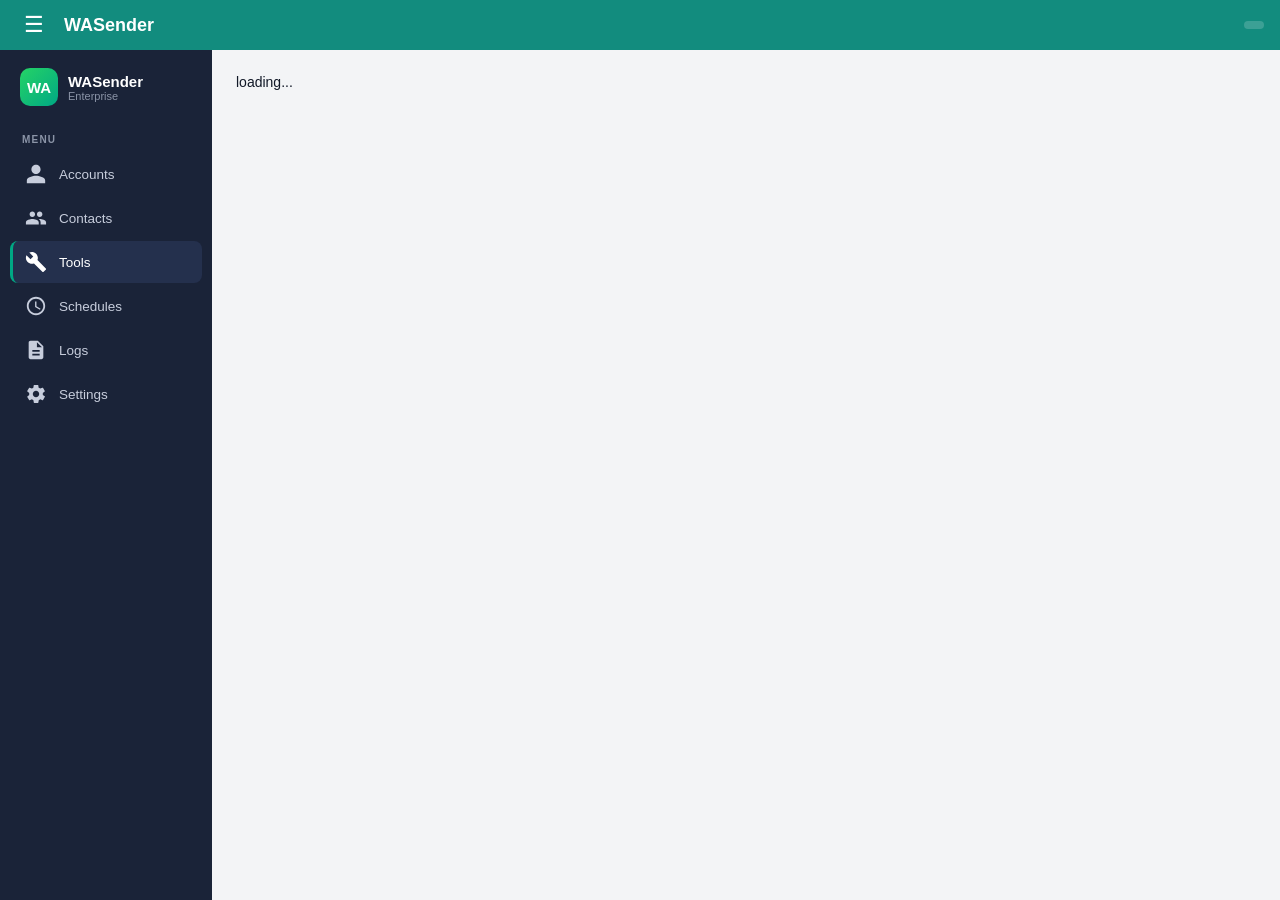
<file: src/wasender/ui/index.html>
<!DOCTYPE html>
<html lang="en">
<head>
  <meta charset="UTF-8">
  <title>WASender</title>
  <link rel="stylesheet" href="assets/css/main.css">
</head>
<body>
  <header class="topbar">
    <button class="hamburger" id="toggle-sidebar">☰</button>
    <h1 class="brand">WASender</h1>
    <div class="topbar-right">
      <span id="license-info" class="license-badge"></span>
    </div>
  </header>

  <div class="layout">
    <aside class="sidebar">
      <div class="sidebar-brand">
        <div class="sidebar-logo">WA</div>
        <div>
          <div class="sidebar-name">WASender</div>
          <div class="sidebar-sub">Enterprise</div>
        </div>
      </div>
      <div class="sidebar-caption">MENU</div>
      <button class="nav-item" data-page="accounts" title="Accounts">
        <svg width="22" height="22" viewBox="0 0 24 24" fill="currentColor"><path d="M12 12c2.7 0 5-2.2 5-5s-2.3-5-5-5-5 2.2-5 5 2.3 5 5 5zm0 2c-3.3 0-10 1.7-10 5v3h20v-3c0-3.3-6.7-5-10-5z"/></svg>
        <span class="nav-label">Accounts</span>
      </button>
      <button class="nav-item" data-page="contacts" title="Contacts">
        <svg width="22" height="22" viewBox="0 0 24 24" fill="currentColor"><path d="M16 11c1.66 0 3-1.34 3-3s-1.34-3-3-3-3 1.34-3 3 1.34 3 3 3zm-8 0c1.66 0 3-1.34 3-3s-1.34-3-3-3-3 1.34-3 3 1.34 3 3 3zm0 2c-2.33 0-7 1.17-7 3.5V19h14v-2.5C15 14.17 10.33 13 8 13zm8 0c-.29 0-.62.02-.97.05 1.16.84 1.97 1.97 1.97 3.45V19h6v-2.5c0-2.33-4.67-3.5-7-3.5z"/></svg>
        <span class="nav-label">Contacts</span>
      </button>
      <button class="nav-item active" data-page="dashboard" title="Tools">
        <svg width="22" height="22" viewBox="0 0 24 24" fill="currentColor"><path d="M22.7 19l-9.1-9.1c.9-2.3.4-5-1.5-6.9-2-2-5-2.4-7.4-1.3L9 6 6 9 1.6 4.7C.4 7.1.9 10.1 2.9 12.1c1.9 1.9 4.6 2.4 6.9 1.5l9.1 9.1c.4.4 1 .4 1.4 0l2.3-2.3c.5-.4.5-1.1.1-1.4z"/></svg>
        <span class="nav-label">Tools</span>
      </button>
      <button class="nav-item" data-page="schedules" title="Schedules">
        <svg width="22" height="22" viewBox="0 0 24 24" fill="currentColor"><path d="M11.99 2C6.47 2 2 6.48 2 12s4.47 10 9.99 10C17.52 22 22 17.52 22 12S17.52 2 11.99 2zM12 20c-4.42 0-8-3.58-8-8s3.58-8 8-8 8 3.58 8 8-3.58 8-8 8zm.5-13H11v6l5.25 3.15.75-1.23-4.5-2.67z"/></svg>
        <span class="nav-label">Schedules</span>
      </button>
      <button class="nav-item" data-page="logs" title="Logs">
        <svg width="22" height="22" viewBox="0 0 24 24" fill="currentColor"><path d="M14 2H6c-1.1 0-2 .9-2 2v16c0 1.1.9 2 2 2h12c1.1 0 2-.9 2-2V8l-6-6zm2 16H8v-2h8v2zm0-4H8v-2h8v2zm-3-5V3.5L18.5 9H13z"/></svg>
        <span class="nav-label">Logs</span>
      </button>
      <button class="nav-item" data-page="settings" title="Settings">
        <svg width="22" height="22" viewBox="0 0 24 24" fill="currentColor"><path d="M19.4 13c.04-.3.06-.7.06-1s-.02-.7-.06-1l2.1-1.6c.2-.2.2-.4.1-.6l-2-3.5c-.1-.2-.4-.3-.6-.2l-2.5 1c-.5-.4-1-.7-1.6-.9l-.4-2.6c0-.2-.2-.4-.5-.4h-4c-.2 0-.4.2-.5.4l-.4 2.6c-.6.2-1.2.6-1.7.9l-2.4-1c-.2 0-.5 0-.6.3l-2 3.4c-.1.2 0 .5.2.6L4.6 11c-.04.3-.06.7-.06 1s.02.7.06 1l-2 1.6c-.2.2-.3.4-.1.6l2 3.4c.2.2.4.3.6.2l2.5-1c.5.4 1 .7 1.6.9l.4 2.6c0 .2.2.4.5.4h4c.2 0 .4-.2.5-.4l.4-2.6c.6-.2 1.2-.6 1.6-.9l2.5 1c.2 0 .5 0 .6-.3l2-3.4c.1-.2.1-.5-.1-.6L19.4 13zM12 15.5c-1.9 0-3.5-1.6-3.5-3.5S10.1 8.5 12 8.5s3.5 1.6 3.5 3.5-1.6 3.5-3.5 3.5z"/></svg>
        <span class="nav-label">Settings</span>
      </button>
    </aside>

    <main class="main">
      <div id="page" class="page">loading...</div>
    </main>
  </div>

  <!-- Modal container -->
  <div id="modal-root"></div>

  <script src="assets/js/api.js"></script>
  <script src="assets/js/router.js"></script>
  <script src="assets/js/components.js"></script>
  <script src="assets/js/pages/dashboard.js"></script>
  <script src="assets/js/pages/accounts.js"></script>
  <script src="assets/js/pages/contacts.js"></script>
  <script src="assets/js/pages/schedules.js"></script>
  <script src="assets/js/pages/logs.js"></script>
  <script src="assets/js/pages/settings.js"></script>
  <script src="assets/js/pages/feature.js"></script>
  <script src="assets/js/app.js"></script>
</body>
</html>
</file>
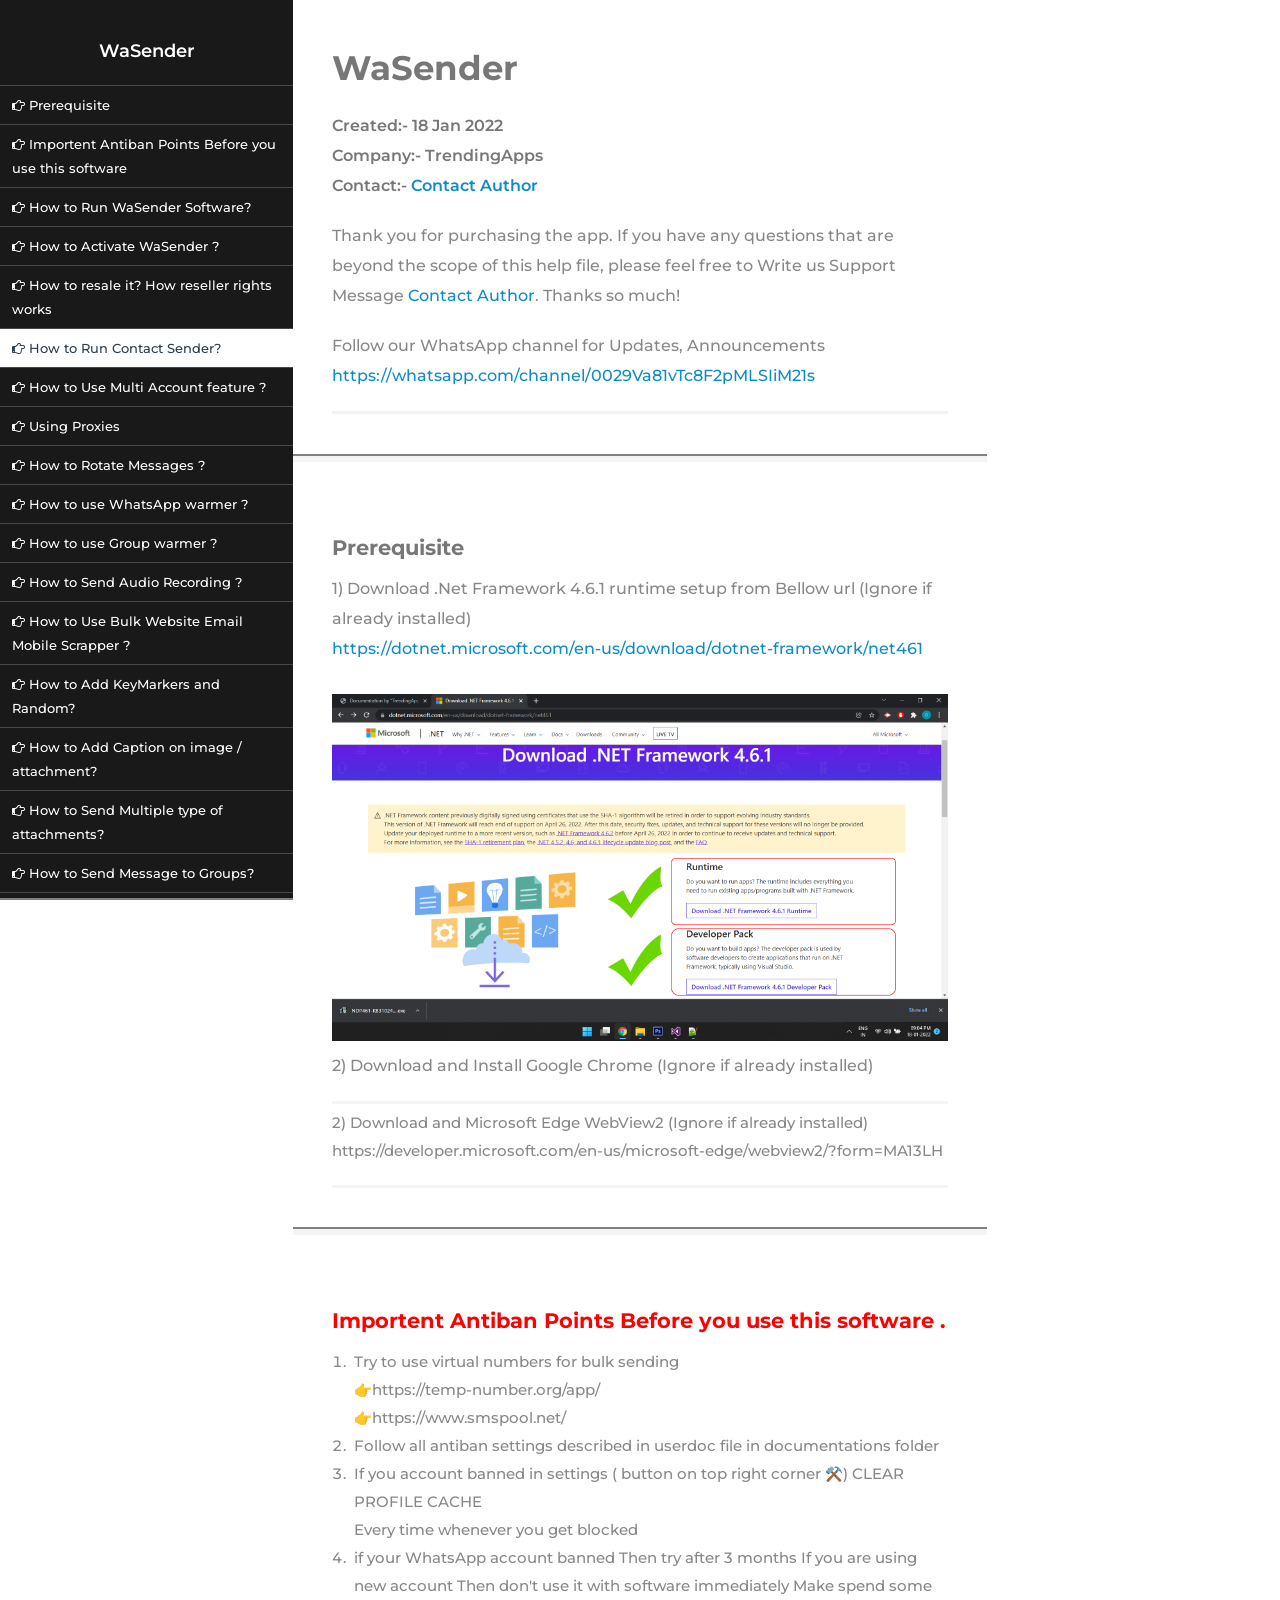
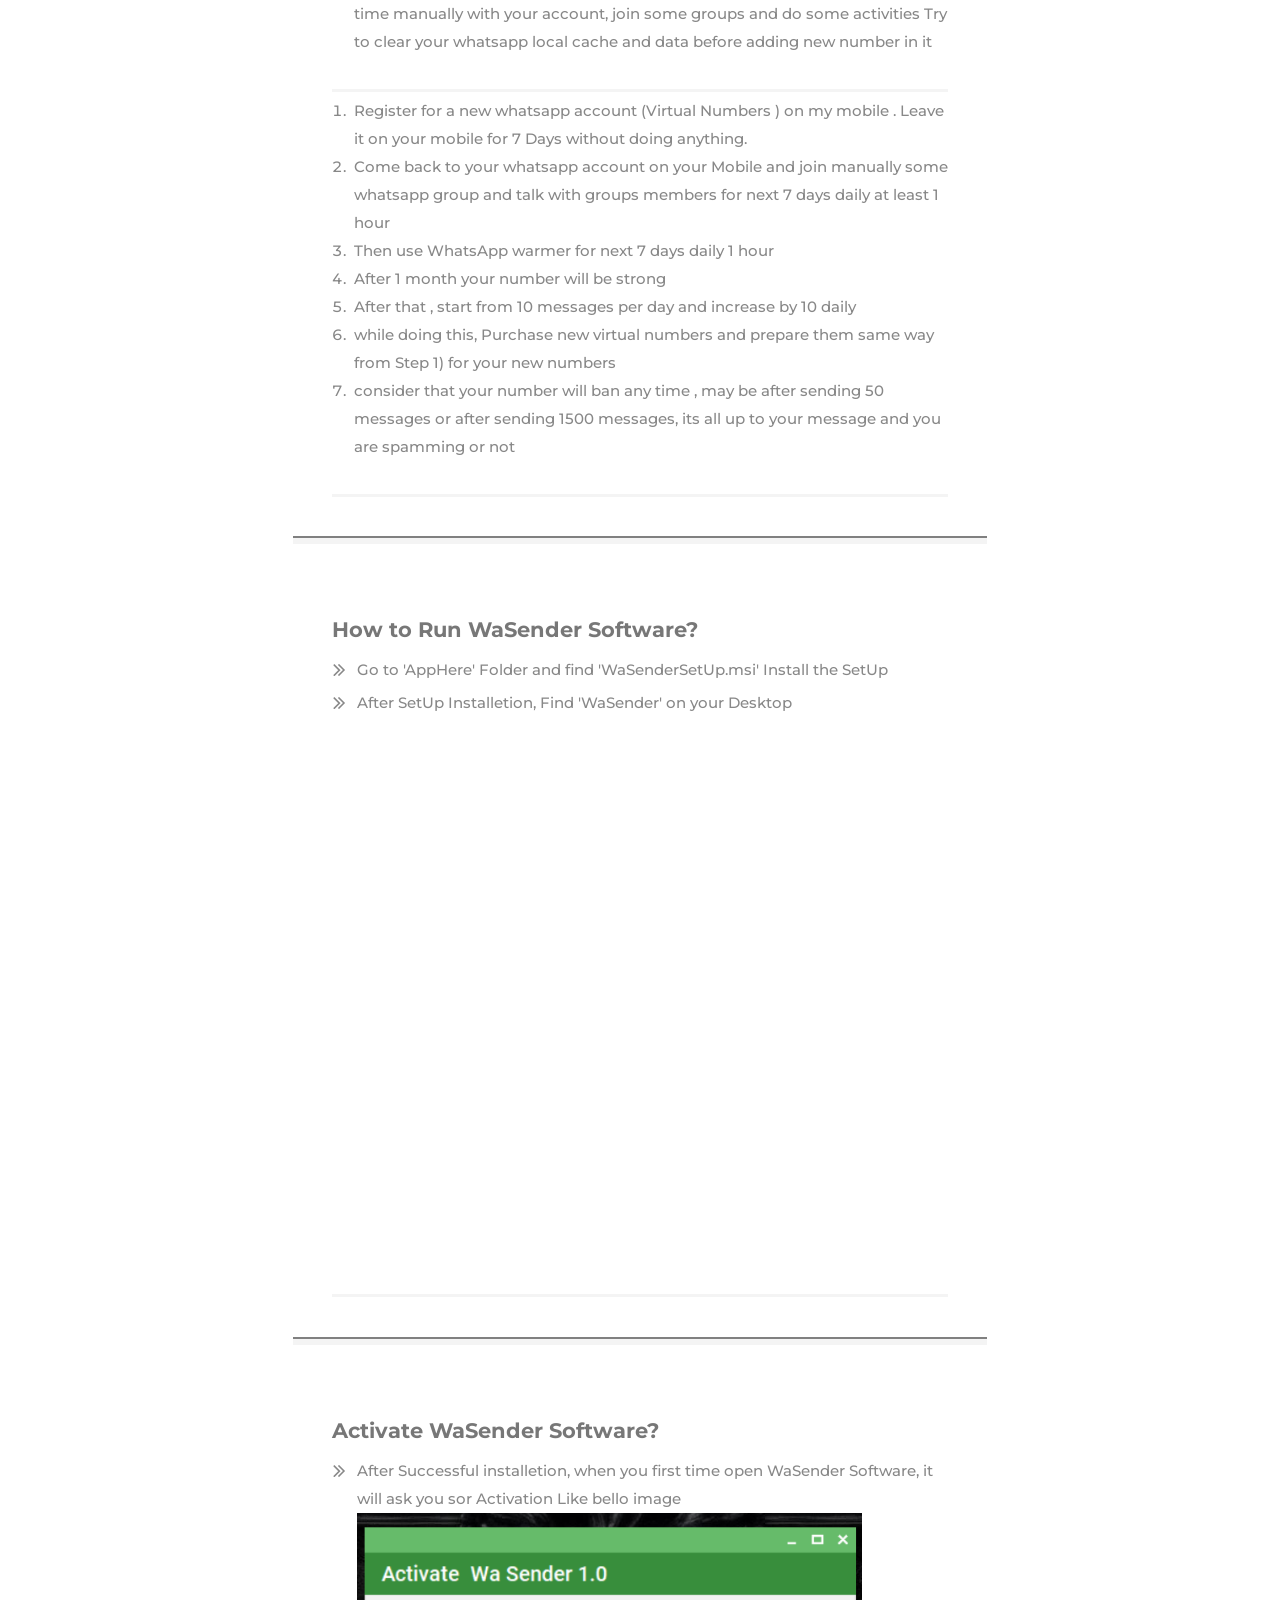
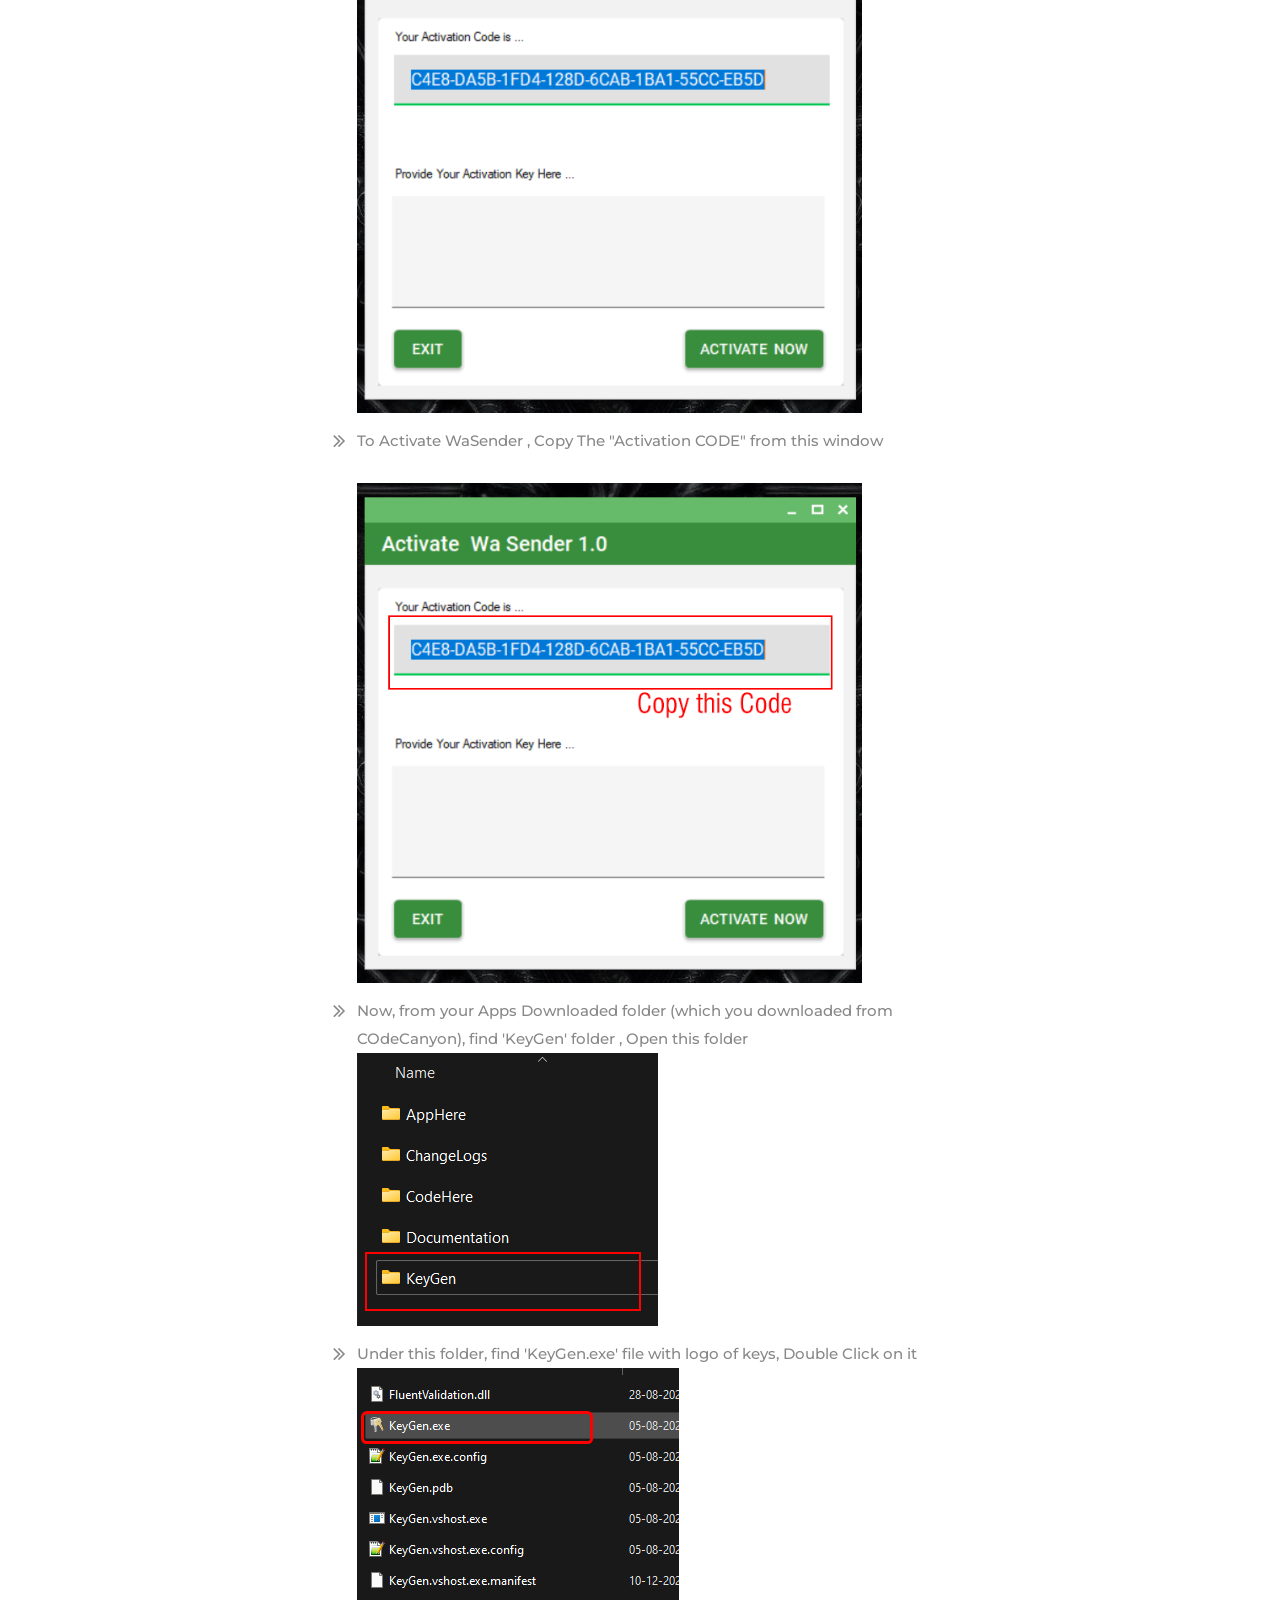
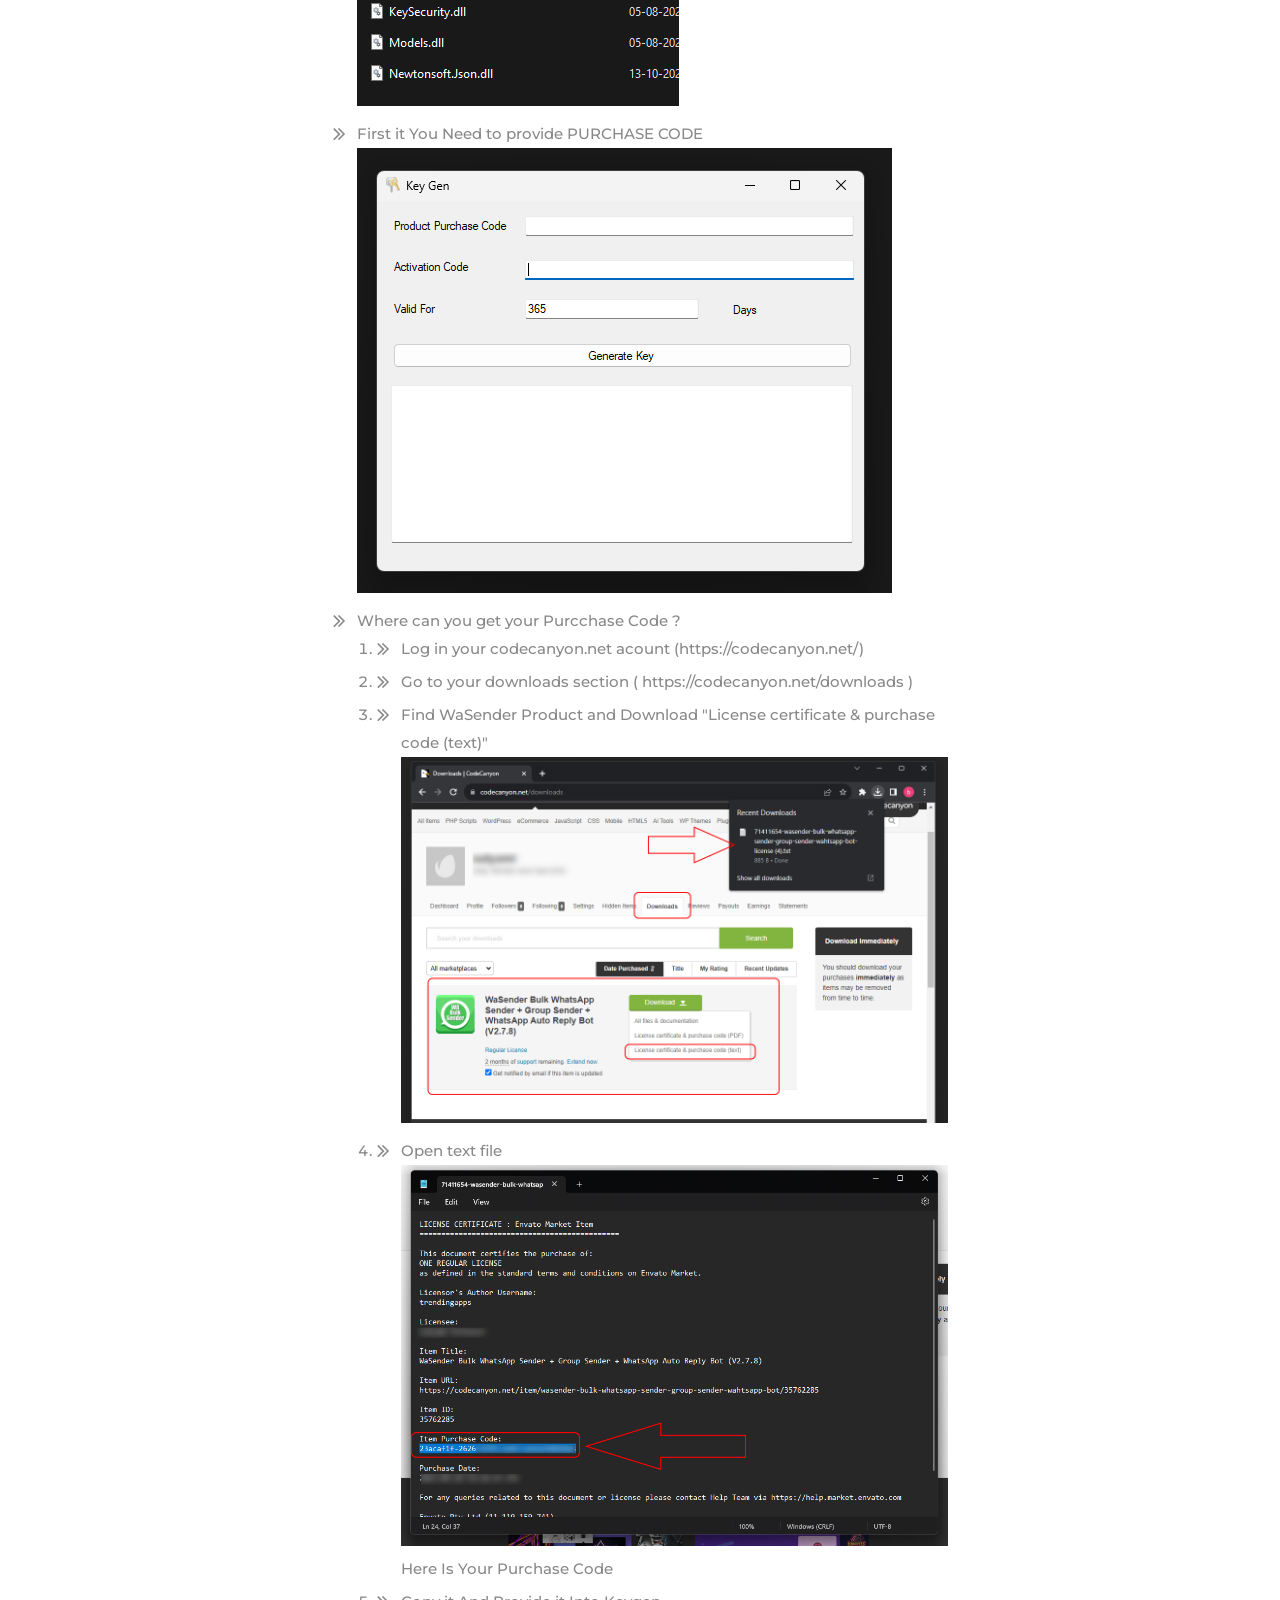
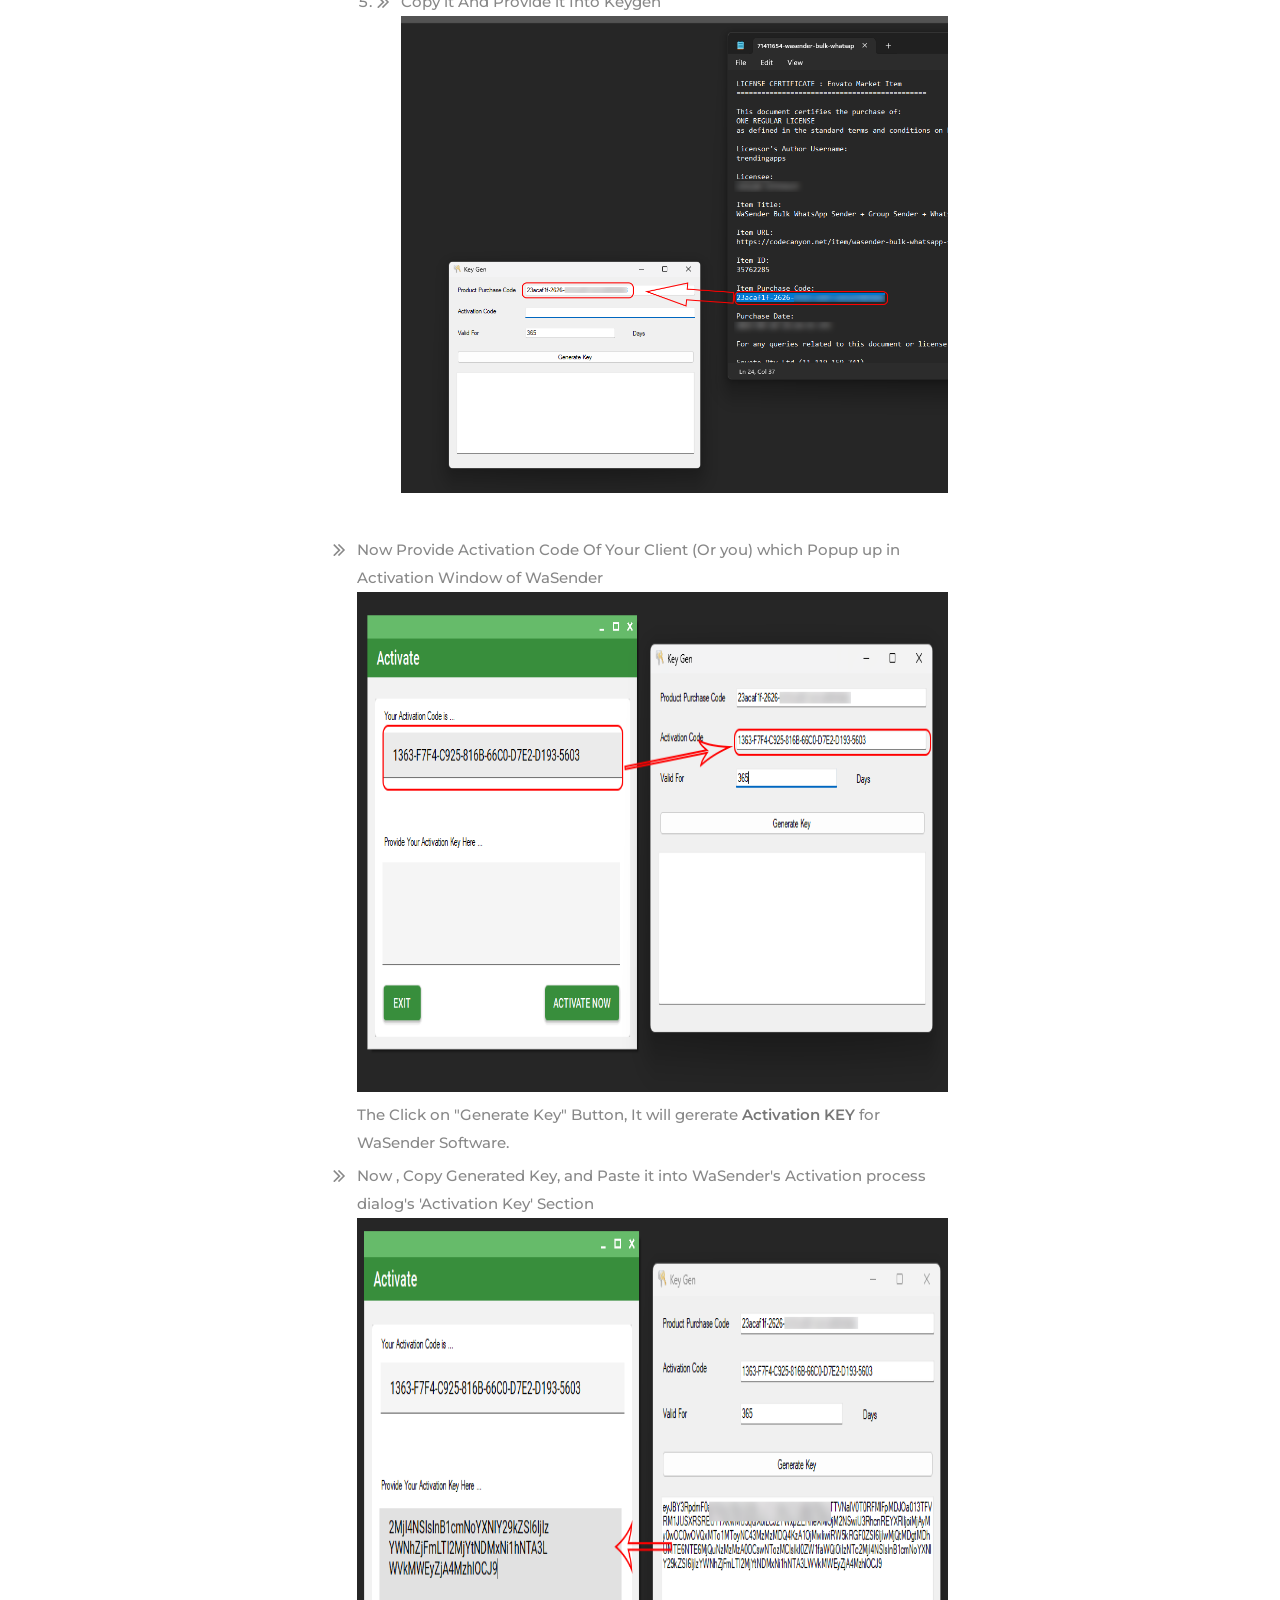
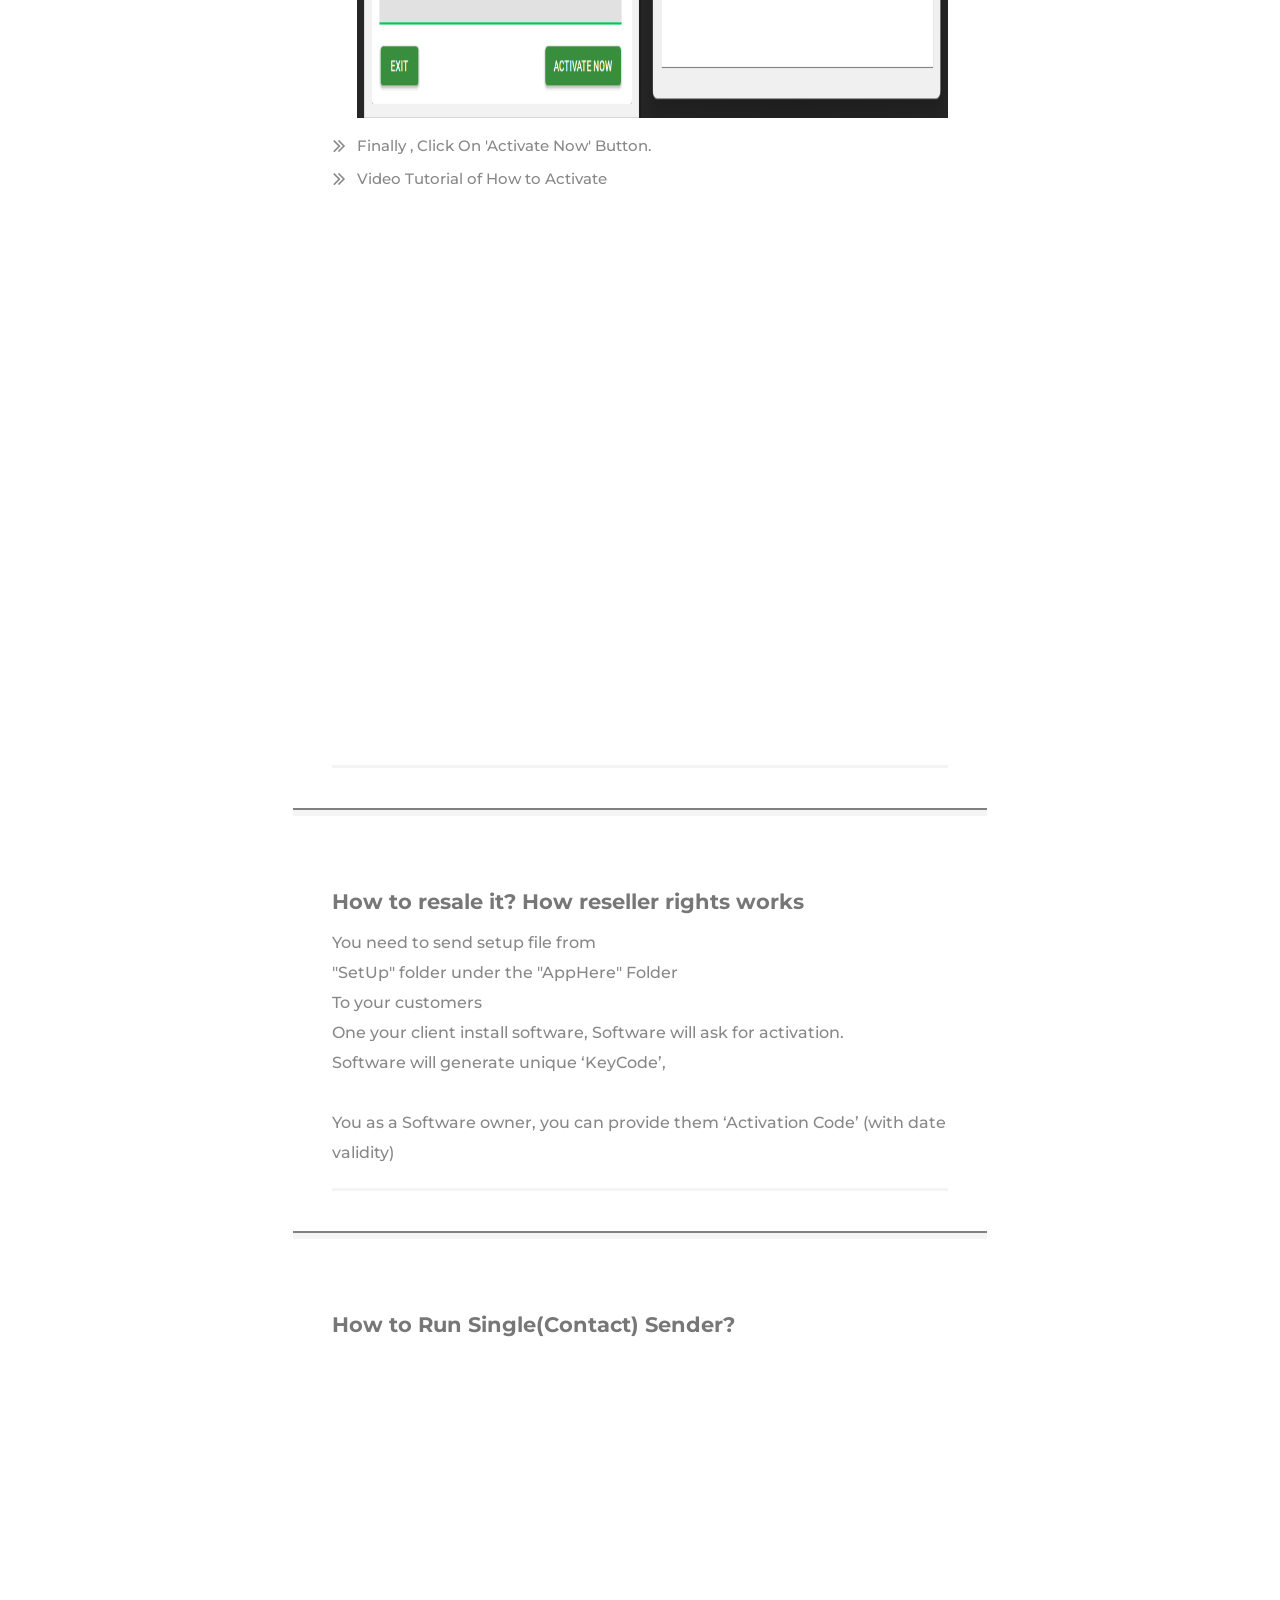
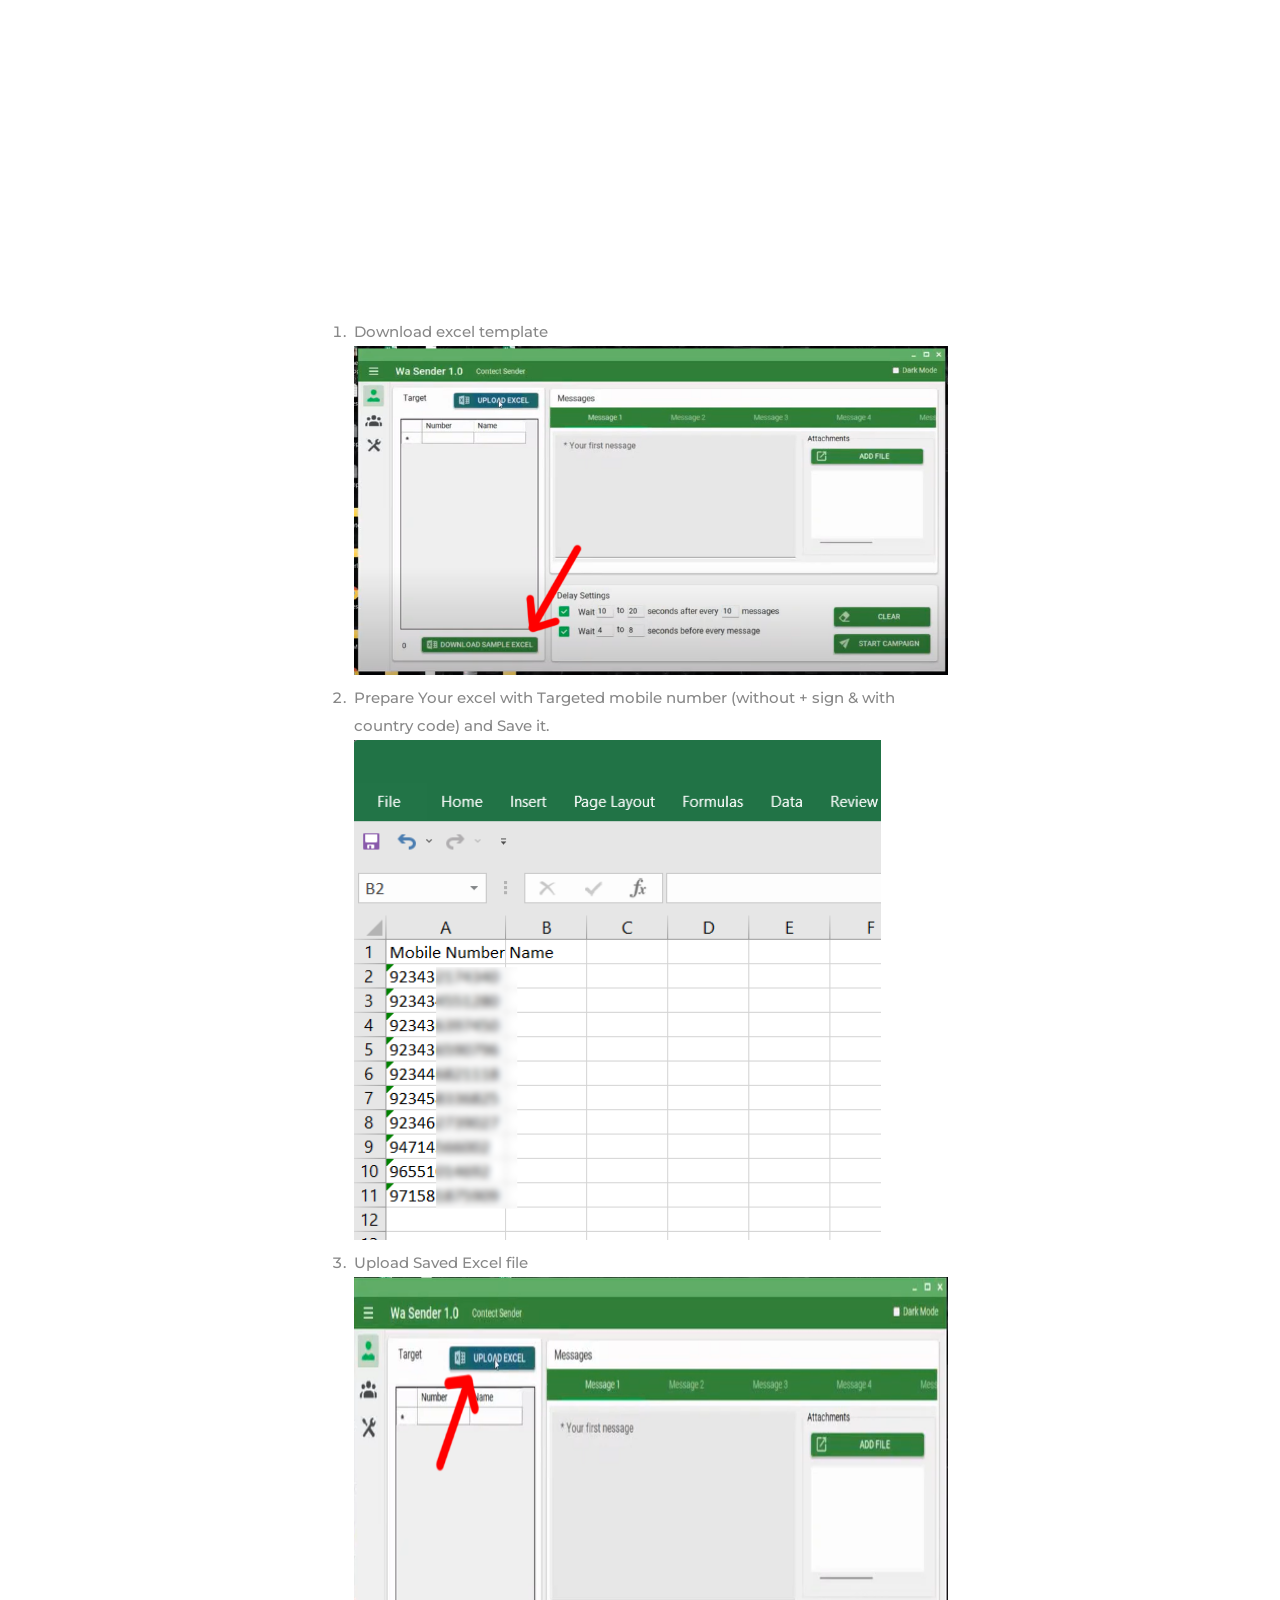
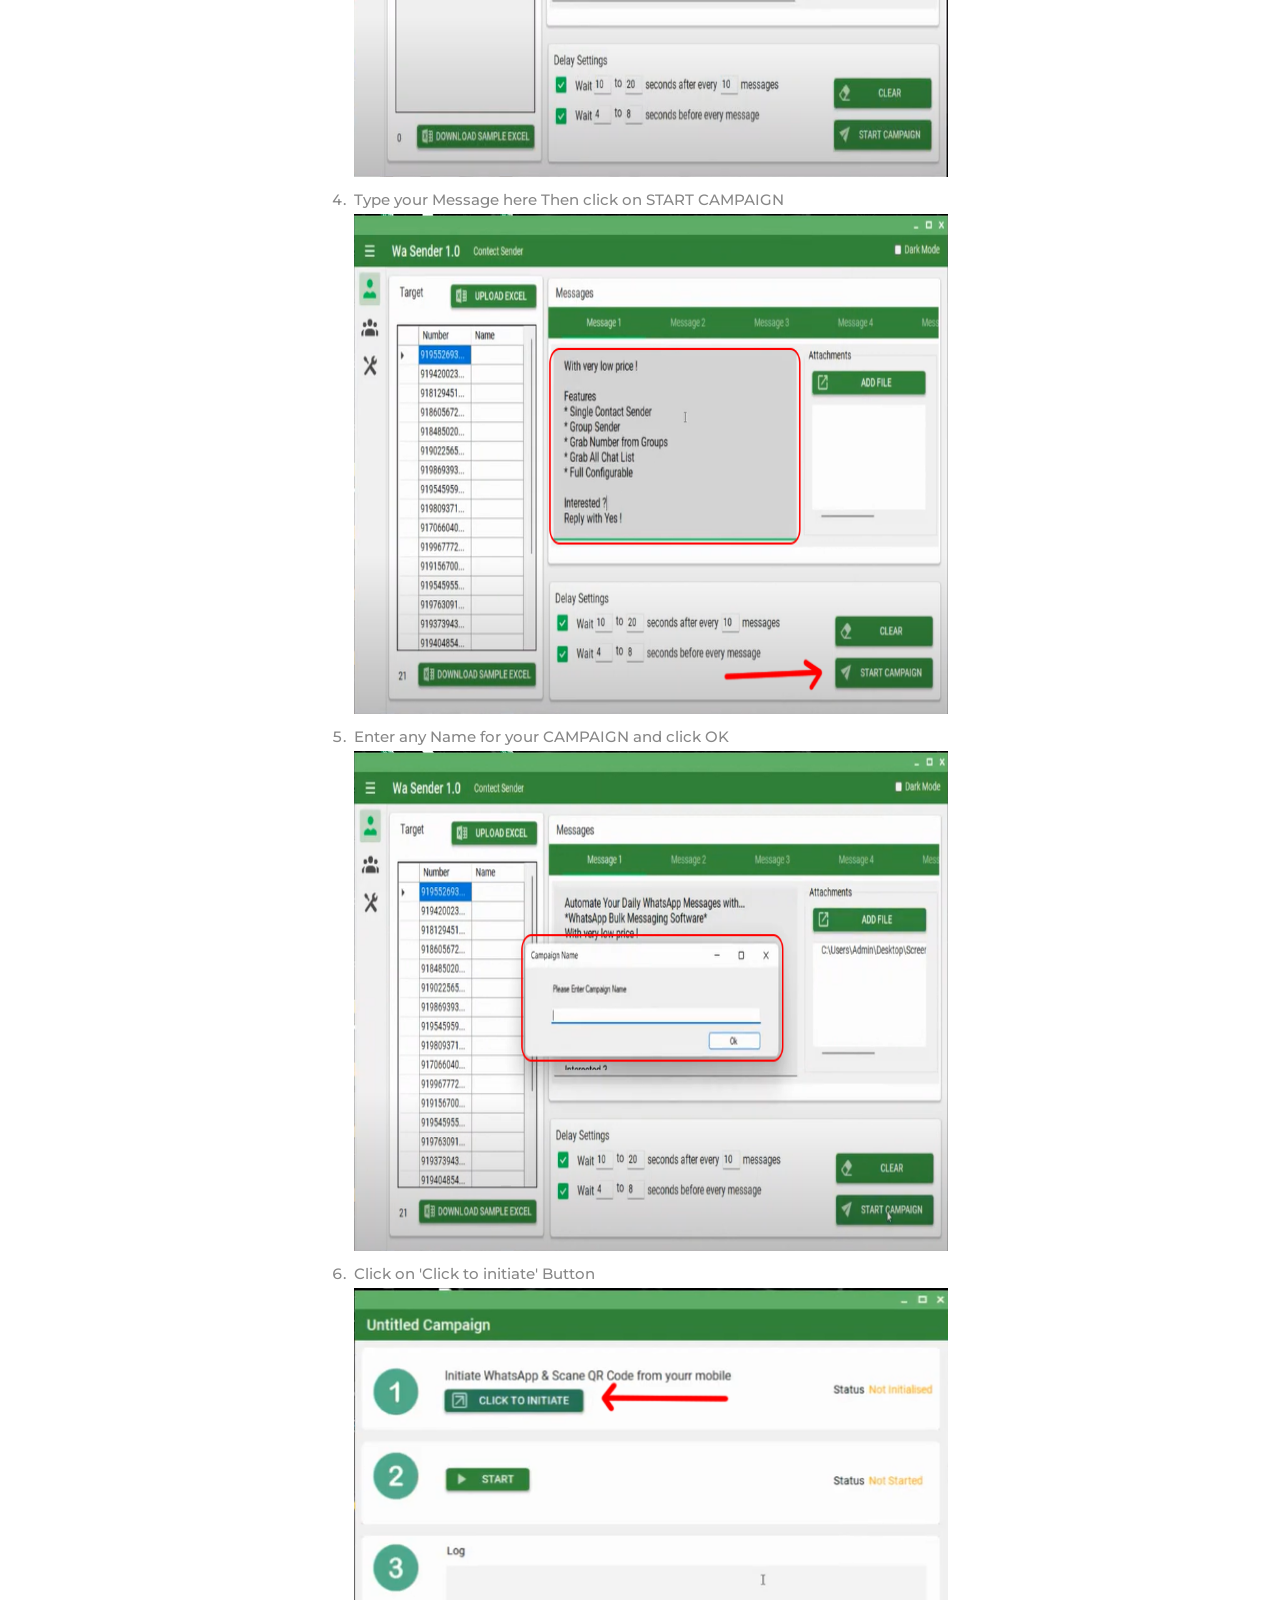
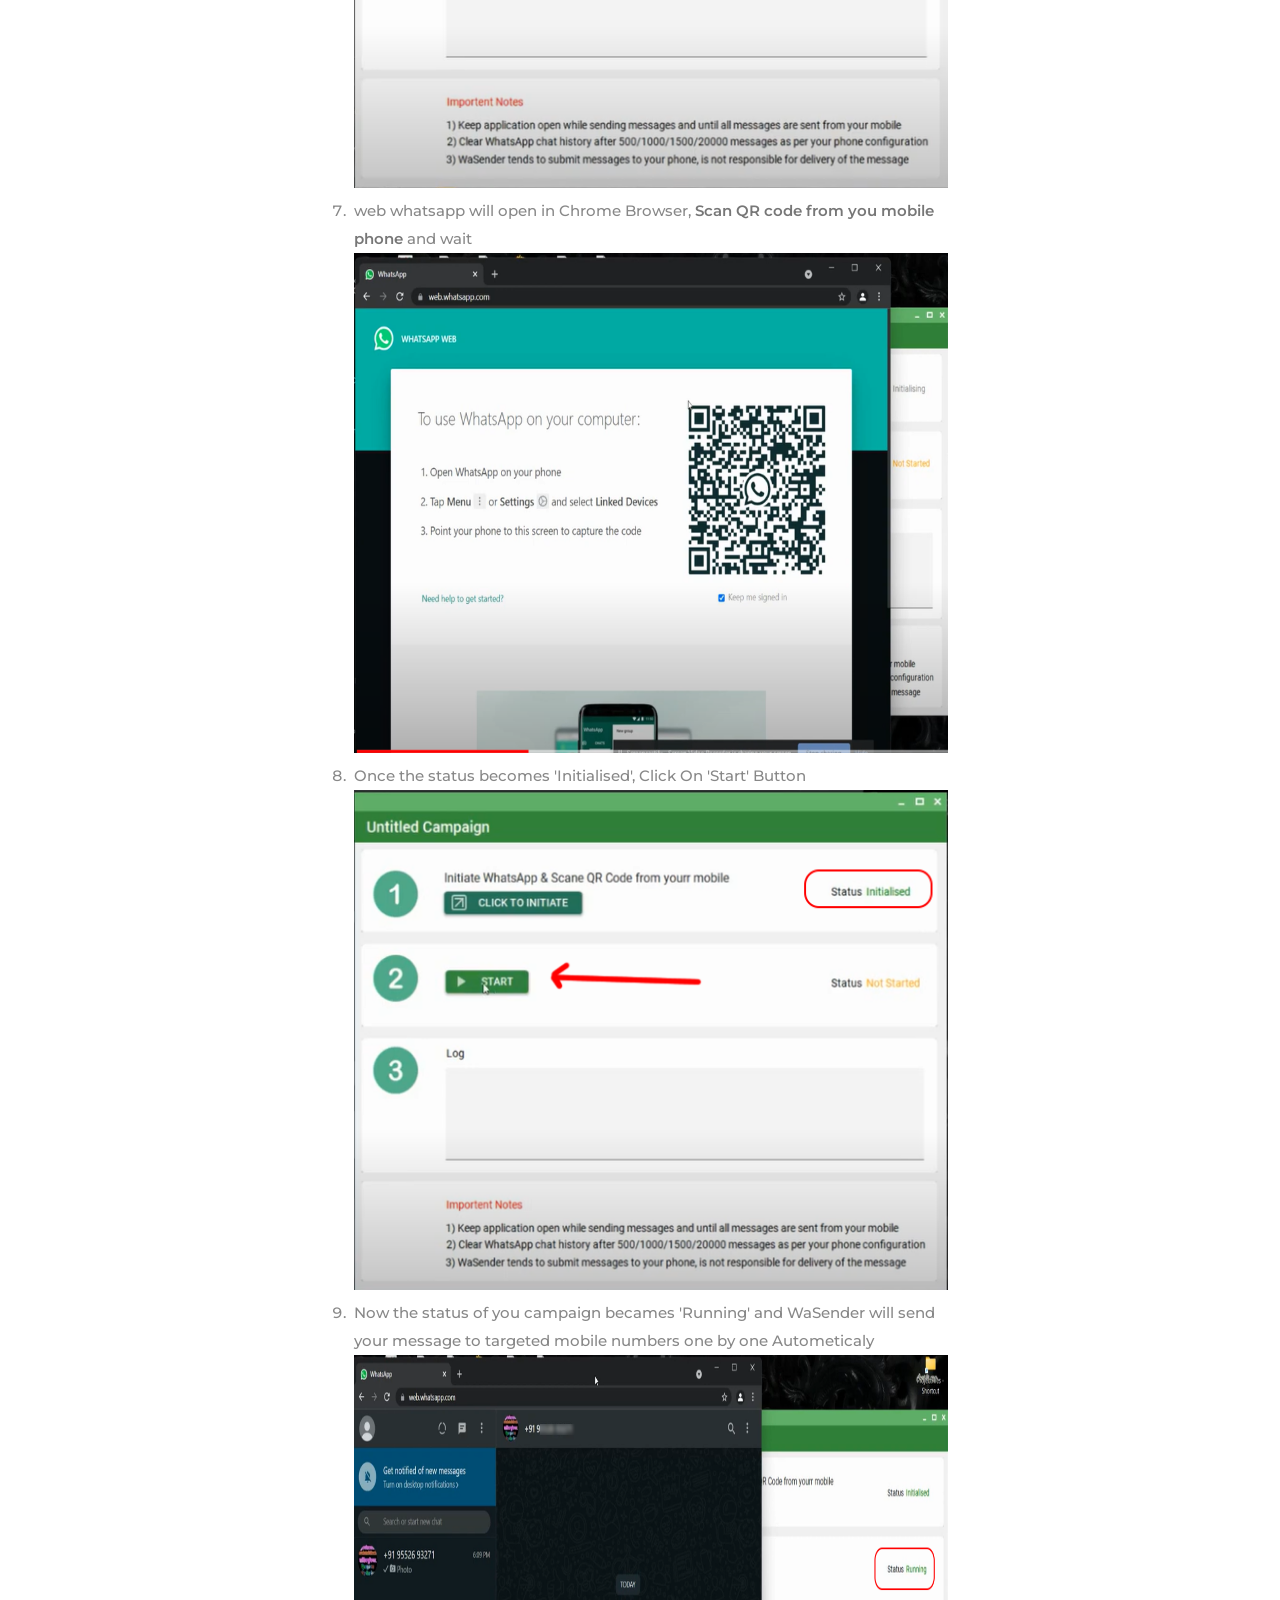
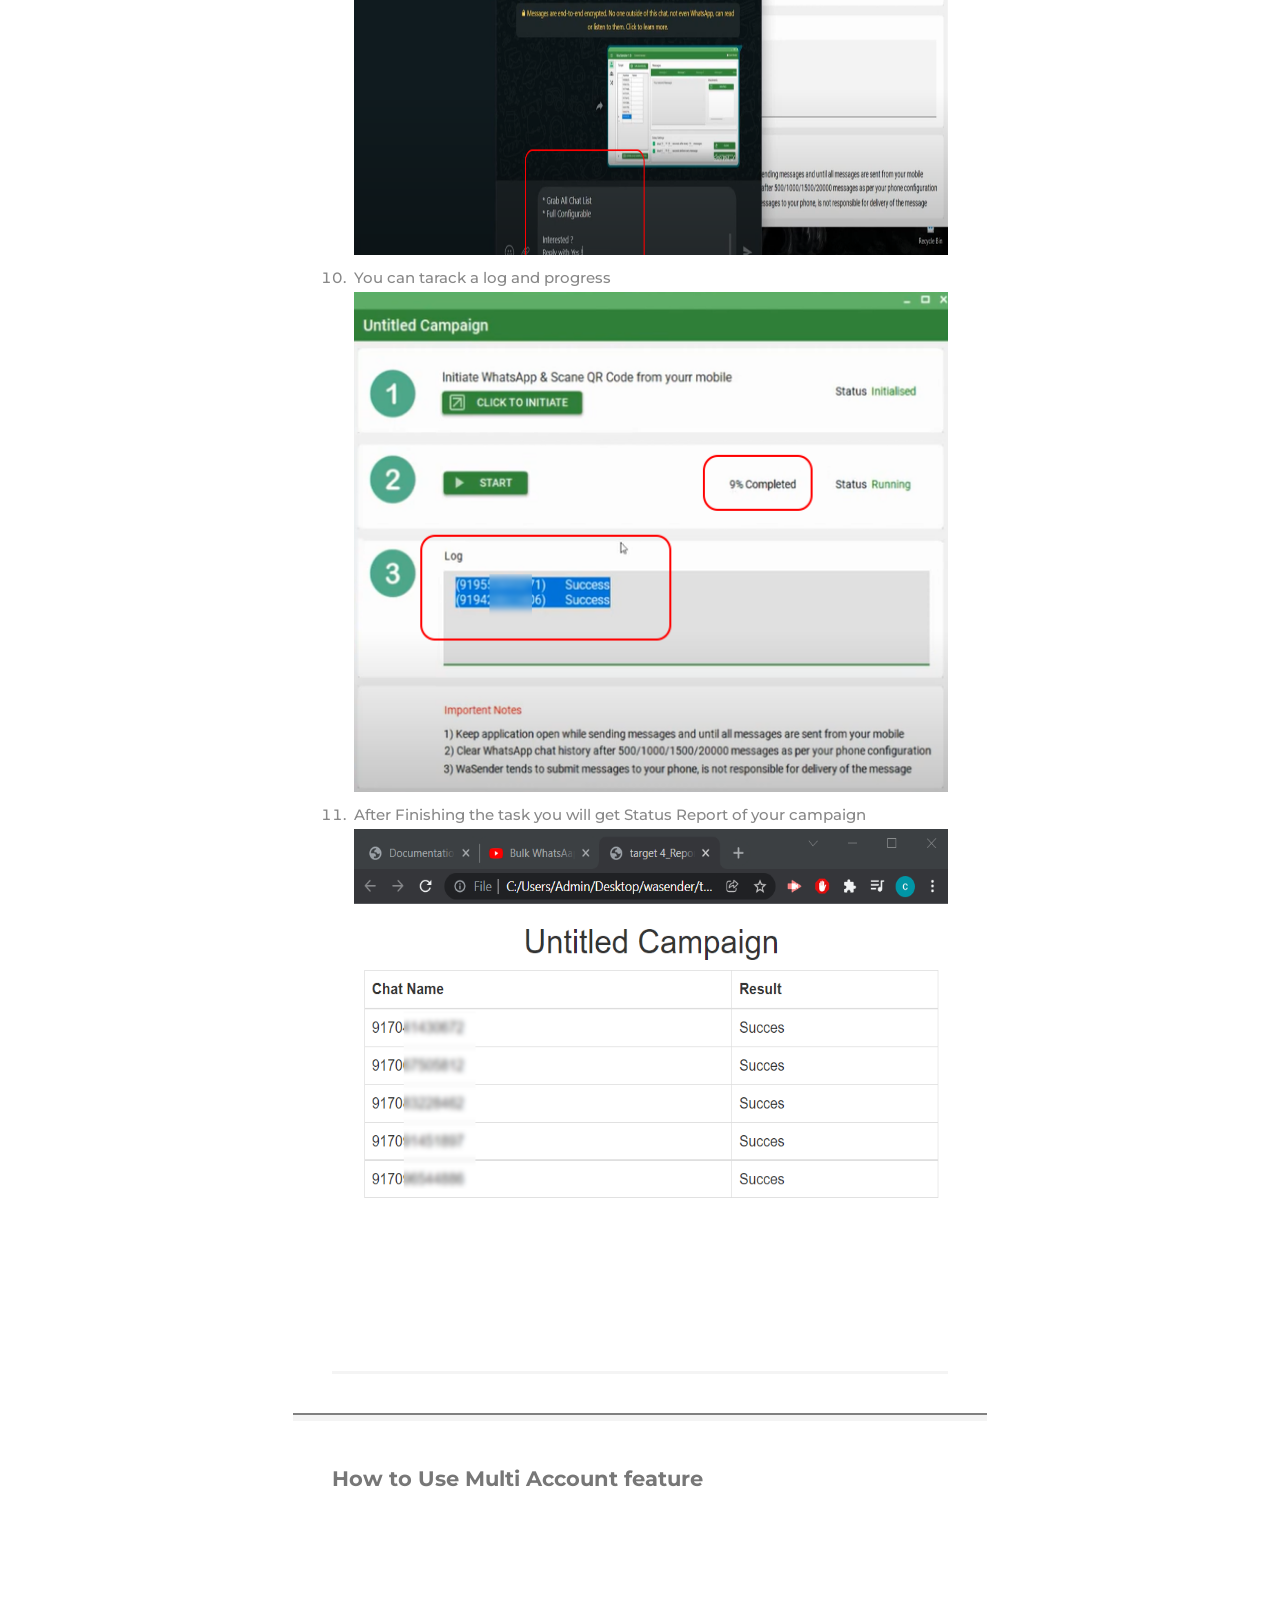
<file: Documentation/UserDoc.html>
﻿<!DOCTYPE HTML>
<html lang="zxx">
<head>
<title>Documentation by "TrendingApps"</title>
<meta charset="utf-8" />
<meta name="viewport" content="width=device-width, initial-scale=1" />
<link rel="stylesheet" href="assets/css/main.css" />
<link href="https://fonts.googleapis.com/css?family=Montserrat:300,300i,400,400i,500,500i,600,600i,700,700i,800,800i" rel="stylesheet"> 
</head>
<body>
<section id="header">
  <header> <span class="image avatar"></span>
    <h4 id="logo">WaSender</h4>
  </header>
  <nav id="nav">
    <ul>
		<li><a href="#eclipseversion"><i class="fa fa-hand-o-right"></i> Prerequisite</a></li>
		
		
		<li><a href="#ImportentAntibanPointsBeforeyouusethissoftware"><i class="fa fa-hand-o-right"></i> Importent Antiban Points Before you use this software</a></li>
		
		<li><a href="#importproject"><i class="fa fa-hand-o-right"></i> How to Run WaSender Software?</a></li>
		<li><a href="#activate"><i class="fa fa-hand-o-right"></i> How to Activate WaSender ?</a></li>
		<li><a href="#HowtoRelaseit"><i class="fa fa-hand-o-right"></i> How to resale it? How reseller rights works</a></li>
		<li><a href="#appIcon"><i class="fa fa-hand-o-right"></i> How to Run Contact Sender?</a></li>
		
		<li><a href="#HowtoUseMultiAccountfeature"><i class="fa fa-hand-o-right"></i> How to Use Multi Account feature ?</a></li>
		
		<li><a href="#UsingProxies"><i class="fa fa-hand-o-right"></i> Using Proxies </a></li>
		
		<li><a href="#HowtoRotateMessages"><i class="fa fa-hand-o-right"></i> How to Rotate Messages ?</a></li>
		
		<li><a href="#HowtouseWhatsAppwarmer"><i class="fa fa-hand-o-right"></i> How to use WhatsApp warmer ?</a></li>
		
		<li><a href="#HowtouseGroupwarmer"><i class="fa fa-hand-o-right"></i> How to use Group warmer ?</a></li>
		
		<li><a href="#HowtoSendAudioRecording"><i class="fa fa-hand-o-right"></i> How to Send Audio Recording ?</a></li>
		
		<li><a href="#HowtoUseBulkWebsiteEmailMobileScrapper"><i class="fa fa-hand-o-right"></i> How to Use Bulk Website Email Mobile Scrapper ?</a></li>
		
		
		<li><a href="#keymarkers"><i class="fa fa-hand-o-right"></i> How to Add KeyMarkers and Random?</a></li>
		
		<li><a href="#Captiononimage"><i class="fa fa-hand-o-right"></i> How to Add Caption on image / attachment?</a></li>
		
		<li><a href="#SendMultipletypeofattachments"><i class="fa fa-hand-o-right"></i> How to Send Multiple type of attachments?</a></li>
		
		
		
		
		
		<li><a href="#packagename"><i class="fa fa-hand-o-right"></i> How to Send Message to Groups?</a></li>
		
		
		
		
		
		
		<li><a href="#appname"><i class="fa fa-hand-o-right"></i> Grab WhatsApp Group Links from Web</a></li>
		<li><a href="#autoreplybot"><i class="fa fa-hand-o-right"></i> How to run WhatsApp Auto reply Bot</a></li>
		
		<li><a href="#softwareupdates"><i class="fa fa-hand-o-right"></i> How to check software internal updates</a></li>
		
		<li><a href="#SessionNotCreatedError"><i class="fa fa-hand-o-right"></i> How to resolve CHrome Driver error</a></li>
		<li><a href="#dynamicSender"><i class="fa fa-hand-o-right"></i> How to Send 'Dynamic Parameterised Message'</a></li>
		
		<li><a href="#GrabScrapContactList"><i class="fa fa-hand-o-right"></i> Grab (Scrap) Contact List</a></li>
		<li><a href="#SendMessagetoContactList"><i class="fa fa-hand-o-right"></i> Send Message to Contact List </a></li>
		<li><a href="#UseWhatsAppNumberfilter"><i class="fa fa-hand-o-right"></i> Use WhatsApp Number filter</a></li>
		<li><a href="#UseWhatsAppBusinessProfileExtractor"><i class="fa fa-hand-o-right"></i> Use WhatsApp Business Profile Extractor</a></li>
		<li><a href="#GrabActiveMembersfromWhatsAppgroup"><i class="fa fa-hand-o-right"></i> Grab Active Members from WhatsApp group</a></li>
		
		<li><a href="#HowtoUseGoogleMapDataExtractor"><i class="fa fa-hand-o-right"></i> How to Use Google Map Data Extractor</a></li>
		<li><a href="#HowtoAddGroupMembers"><i class="fa fa-hand-o-right"></i> How to Add Group Members</a></li>
		<li><a href="#HowtoUseGroupFinder"><i class="fa fa-hand-o-right"></i> How to Use Group Finder</a></li>
		
		<li><a href="#HowtoUseGroupGenerator"><i class="fa fa-hand-o-right"></i> How to Use Group Generator</a></li>
		<li><a href="#HowtoUseGetPollResults"><i class="fa fa-hand-o-right"></i> How to Use 'Get Poll Results'</a></li>
		<li><a href="#HowtoUseSocialMediaDataExtractor"><i class="fa fa-hand-o-right"></i> How to Use 'Social Media Data Extractor'</a></li>
		<li><a href="#HowtoExtractCommunitymembersandsendmessagetothem"><i class="fa fa-hand-o-right"></i> How to Extract Community members and send message to them</a></li>
		<li><a href="#HowtoScheduleaCampaign"><i class="fa fa-hand-o-right"></i> How to Schedule a Campaign </a></li>
		
		<li><a href="#BulkWhatsAppgrouplinksverify"><i class="fa fa-hand-o-right"></i> How to Use 'Bulk WhatsApp group links verify' tool </a></li>
		
		<li><a href="#HowtoInviteMembersInGroup"><i class="fa fa-hand-o-right"></i> How to Invite Members In Group?</a></li>
		
		<li><a href="#HowtouseNAMEvariableinMessageandBot"><i class="fa fa-hand-o-right"></i> How to use NAME variable in Message and Bot?</a></li>
		<li><a href="#HowtouseSPOILERvariableinMessage"><i class="fa fa-hand-o-right"></i> How to use SPOILER variable in Message ?</a></li>
		
		<li><a href="#Somehiddentricksyoumustknow"><i class="fa fa-hand-o-right"></i> Some hidden tricks you must know</a></li>
		
		
		<li><a href="#UsefulTips"><i class="fa fa-hand-o-right"></i> Useful Tips</a></li>
	
		<li><a href="#rating"><i class="fa fa-hand-o-right"></i> Rating</a></li>
		<li><a href="#credits"><i class="fa fa-hand-o-right"></i> Credits</a></li>
    </ul>
  </nav>  
</section>
<div id="wrapper">
  <div id="main">
    <section >
      <div class="container">
        <header class="major">
          <h2>WaSender</h2>
        </header>
        <div class="borderTop">
          <div class="span-6 colborder info prepend-1">
            <p class="prepend-top"> <strong>Created:- 18 Jan 2022<br>
              Company:- TrendingApps<br>
              Contact:- <a href="https://codecanyon.net/item/wasender-bulk-whatsapp-sender-group-sender-wahtsapp-bot/35762285/support" style='color:#0e8bcb' target="_blank">Contact Author</a> </strong> </p>
          </div>
          <div class="span-12 last">
            <p class="prepend-top append-0">Thank you for purchasing the app. If you have any questions that are beyond the scope of this help file, please feel free to Write us Support  Message <a href="https://codecanyon.net/item/wasender-bulk-whatsapp-sender-group-sender-wahtsapp-bot/35762285/support" style='color:#0e8bcb' target="_blank">Contact Author</a>. Thanks so much!</p>
			
			<p>
			Follow our WhatsApp channel for Updates, Announcements <a style="color:#0e8bcb" href="https://whatsapp.com/channel/0029Va81vTc8F2pMLSIiM21s">https://whatsapp.com/channel/0029Va81vTc8F2pMLSIiM21s</a>
			</p>
          </div>
        </div>
		<div class="section_bdr"></div>	
</section >
       <section id="eclipseversion">
          <div class="container"> <br>
            <h2>Prerequisite</h2>
            <p>
			1)  Download .Net Framework 4.6.1 runtime setup from Bellow url (Ignore if already installed)
			 <br>
			 <a style="color:#0e8bcb" href="https://dotnet.microsoft.com/en-us/download/dotnet-framework/net461" target="_blank">https://dotnet.microsoft.com/en-us/download/dotnet-framework/net461</a>
			<br /><br />
			<img src="images/01.png">
			2) Download and Install Google Chrome (Ignore if already installed)
            </p>	
            <div class="section_bdr"></div>
			2) Download and Microsoft Edge WebView2 (Ignore if already installed)
			<br>
			<a target="_blank" href="https://developer.microsoft.com/en-us/microsoft-edge/webview2/?form=MA13LH">https://developer.microsoft.com/en-us/microsoft-edge/webview2/?form=MA13LH</a>
            </p>	
            <div class="section_bdr"></div>
          </div>
        </section>
		
		
		
		 <section id="ImportentAntibanPointsBeforeyouusethissoftware">
          <div class="container"> <br>
            <h2 style="color:red">
			
			Importent Antiban Points Before you use this software . </h2>
            
			<ol>

		<li>Try to use virtual numbers for bulk sending  <br>
👉https://temp-number.org/app/ <br>
👉https://www.smspool.net/
</li>

<li>Follow all antiban settings described in userdoc file in documentations folder </li>


<li>If you account banned
in settings ( button on top right corner ⚒️)
CLEAR PROFILE CACHE  
<br>
Every time whenever you get blocked 
</li>

<li>if your WhatsApp account banned
Then try after 3 months

If you are using new account

Then don't use it with software immediately

Make spend some time manually with your account, join some groups and do some activities

Try to clear your whatsapp local cache and data before adding new number in it
</li>


			
			</ol>
            <div class="section_bdr"></div>
			
			<ol>
			

<li>Register for a new whatsapp account (Virtual Numbers ) on my mobile . Leave it on your mobile for 7 Days without doing anything.  </li>

<li> Come back to your whatsapp account on your Mobile and join manually some whatsapp group and talk with groups members for next 7 days daily at least  1 hour</li>

<li> Then use  WhatsApp warmer for next 7 days daily 1 hour </li>

<li> After 1 month your number will be strong</li>

<li> After that , start from 10 messages per day and increase by 10 daily</li>

<li> while doing this, Purchase new virtual numbers and prepare them same way from Step 1) for your new numbers</li>

<li> consider that your number will ban any time , may be after sending 50 messages or after sending 1500 messages, its all up to your message  and you are spamming or not</li>
			
			</ol>
			<div class="section_bdr"></div>
			
			
          </div>
        </section>

        <section id="importproject">
          <div class="container"> <br>
            <h2>How to Run WaSender Software?</h2>
            <ul class="feature_list">
              <li>Go to 'AppHere' Folder and find 'WaSenderSetUp.msi' Install the SetUp </li>
			  <li>After SetUp Installetion, Find 'WaSender' on your Desktop</li>
              
            </ul>
            <iframe width="942" height="530" src="https://www.youtube.com/embed/32IlU0KbCFI" title="YouTube video player" frameborder="0" allow="accelerometer; autoplay; clipboard-write; encrypted-media; gyroscope; picture-in-picture" allowfullscreen></iframe>
            <div class="section_bdr"></div>
          </div>
        </section>
		
		
		<section id="activate">
          <div class="container"> <br>
            <h2>Activate WaSender Software?</h2>
            <ul class="feature_list">
              <li>After Successful installetion, when you first time open WaSender Software, it will ask you sor Activation Like bello image <br> 
					<img style="height:500px" src="images/active1.png" />
			  </li>
			  <li>To Activate WaSender , Copy The "Activation CODE" from this window 
						<br><br>
						<img style="height:500px" src="images/active2.png" />
			  </li>
			  <li>
				Now, from your Apps Downloaded folder (which you downloaded from COdeCanyon), find 'KeyGen' folder , Open this folder<br>
				<img src="images/active3.png" />
			  </li>
			  <li>
				Under this folder, find 'KeyGen.exe' file with logo of keys, Double Click on it <br>
				<img src="images/Activate-1.png" />
			  </li>
			  <li>
				First it You Need to provide PURCHASE CODE
				<img src="images/Activate-2.png" />
			  </li>
			  <li>
				Where can you get your Purcchase Code ? 
					<ol>
						<li>Log in your codecanyon.net acount (<a href="https://codecanyon.net/">https://codecanyon.net/</a>) </li>
						<li>Go to your downloads section (<a href="https://codecanyon.net/downloads"> https://codecanyon.net/downloads </a>)
						
						
						</li>
						
						<li>
							Find WaSender Product and Download "License certificate & purchase code (text)"
							
							<img src="images/Activate-4.png" />
						</li>
						<li> Open text file 
							<img src="images/Activate-5.png" />
							Here Is Your Purchase Code
						</li>
						<li>
							Copy it And Provide it Into Keygen
							<img src="images/Activate-6.png" />
						</li>
					</ol>
			  </li>
			  <li>
				Now Provide Activation Code Of Your Client (Or you) which Popup up in Activation Window of WaSender<br>
				<img style="height:500px" src="images/Activate-7.png" /> <br>
				The Click on "Generate Key" Button, It will gererate <b>Activation KEY</b> for WaSender Software.
			  </li>
			  <li>
				Now , Copy Generated Key, and Paste it into WaSender's Activation process dialog's 'Activation Key' Section <br> 
				<img style="height:500px" src="images/Activate-8.png" /> <br>
			  </li>
			  <li>
				Finally , Click On 'Activate Now' Button.
			  </li>
              <li>
				Video Tutorial of How to Activate
				<iframe width="942" height="530" src="https://www.youtube.com/embed/WS31EpLC0BM" title="YouTube video player" frameborder="0" allow="accelerometer; autoplay; clipboard-write; encrypted-media; gyroscope; picture-in-picture" allowfullscreen></iframe>
			  </li>
            </ul>
            
            <div class="section_bdr"></div>
          </div>
        </section>
		
		<section id="HowtoRelaseit">
			 <div class="container"> <br>
				<h2>How to resale it? How reseller rights works</h2>
				<p>
				You need to send setup file from <br>
"SetUp" folder under the "AppHere" Folder<br>
To your customers<br>
 One your client install software, Software will ask for activation.<br>
Software will generate unique ‘KeyCode’, <br>
<br>
You as a Software owner, you can provide them ‘Activation Code’ (with date validity)
				</p>
				
				<div class="section_bdr"></div>
			 </div>
		</section>


		 <section id="appIcon">
          <div class="container"> <br>
            <h2>How to Run Single(Contact) Sender? </h2>
			<br>
			
			<iframe width="942" height="530" src="https://www.youtube.com/embed/jczKP8Y2J9Y" title="YouTube video player" frameborder="0" allow="accelerometer; autoplay; clipboard-write; encrypted-media; gyroscope; picture-in-picture" allowfullscreen></iframe>
		 <ol>
			<li>
				Download excel template <br>
				<img height="300" src="images/03.png" />
			</li>
			<li>
				Prepare Your excel with Targeted mobile number (without + sign & with country code)  and Save it.<br>
				<img style="height:500px" src="images/04.png" />
			</li>
			<li>
				Upload Saved Excel file <br>
				<img style="height:500px" src="images/05.png" />
			</li>
			<li>
				Type your Message here Then click on START CAMPAIGN<br>
				<img style="height:500px" src="images/06.png" />
			</li>
			<li>
				Enter any Name for your CAMPAIGN and click OK<br>
				<img style="height:500px" src="images/07.png" />
			</li>
			<li>
				Click on 'Click to initiate' Button<br>
				<img style="height:500px" src="images/08.png" />
			</li>
			<li>
				web whatsapp will open in Chrome Browser, <b>Scan QR code from you mobile phone </b> and wait  <br>
				<img style="height:500px" src="images/09.png" />
			</li>
			<li>
				Once the status becomes 'Initialised', Click On 'Start' Button
				<img style="height:500px" src="images/10.png" />
			</li>
			<li>
				Now the status of you campaign becames 'Running' and WaSender will send your message to targeted mobile numbers one by one Autometicaly
				<img style="height:500px" src="images/11.png" />
			</li>
			<li>
				You can tarack a log and progress 
				<img style="height:500px" src="images/12.png" />
			</li>
			<li>
				After Finishing the task you will get Status Report of your campaign
				<img style="height:500px" src="images/13.png" />
			</li>
			
		 </ol>
			
			</p>


                  
            <div class="section_bdr"></div>
          </div>
        </section>
		
		
		<section id="HowtoUseMultiAccountfeature">
			 <div class="container">
				<h2>How to Use Multi Account feature</h2>
				<iframe width="942" height="530" src="https://www.youtube.com/embed/9uhvqJ1MV1c" title="YouTube video player" frameborder="0" allow="accelerometer; autoplay; clipboard-write; encrypted-media; gyroscope; picture-in-picture" allowfullscreen></iframe>
			 <div class="section_bdr"></div>
			 </div>
		</section>
		
		<section id="UsingProxies">
			 <div class="container">
				<h2>Using Proxies</h2>
				<iframe width="942" height="530" src="https://www.youtube.com/embed/UPv4iQ_EPTw" title="YouTube video player" frameborder="0" allow="accelerometer; autoplay; clipboard-write; encrypted-media; gyroscope; picture-in-picture" allowfullscreen></iframe>
			 <div class="section_bdr"></div>
			 </div>
		</section>
		
		
		
		
		<section id="HowtoRotateMessages">
			 <div class="container">
				<h2>How to Rotate Messages ? </h2>
				<iframe width="942" height="530" src="https://www.youtube.com/embed/F8TfIhduepk" title="YouTube video player" frameborder="0" allow="accelerometer; autoplay; clipboard-write; encrypted-media; gyroscope; picture-in-picture" allowfullscreen></iframe>
			 <div class="section_bdr"></div>
			 </div>
		</section>
		
		
		<section id="HowtouseWhatsAppwarmer">
			 <div class="container">
				<h2>How to use WhatsApp warmer ?</h2>
				<iframe width="942" height="530" src="https://www.youtube.com/embed/lGTKGC-aPP8" title="YouTube video player" frameborder="0" allow="accelerometer; autoplay; clipboard-write; encrypted-media; gyroscope; picture-in-picture" allowfullscreen></iframe>
			 <div class="section_bdr"></div>
			 </div>
		</section>
		
		<section id="HowtouseGroupwarmer">
			 <div class="container">
				<h2>How to use Group warmer ?</h2>
				<iframe width="942" height="530" src="https://www.youtube.com/embed/lf7HUqHe8Ds" title="YouTube video player" frameborder="0" allow="accelerometer; autoplay; clipboard-write; encrypted-media; gyroscope; picture-in-picture" allowfullscreen></iframe>
			 <div class="section_bdr"></div>
			 </div>
		</section>
		
		<section id="HowtoSendAudioRecording">
			 <div class="container">
				<h2>How to Send Audio Recording ? </h2>
				<iframe width="942" height="530" src="https://www.youtube.com/embed/IFH4vFCK1d8" title="YouTube video player" frameborder="0" allow="accelerometer; autoplay; clipboard-write; encrypted-media; gyroscope; picture-in-picture" allowfullscreen></iframe>
			 <div class="section_bdr"></div>
			 </div>
		</section>
		
		<section id="HowtoUseBulkWebsiteEmailMobileScrapper">
			 <div class="container">
				<h2>How to Use Bulk Website Email Mobile Scrapper ?  </h2>
				<iframe width="942" height="530" src="https://www.youtube.com/embed/_1dkmUiUhy0" title="YouTube video player" frameborder="0" allow="accelerometer; autoplay; clipboard-write; encrypted-media; gyroscope; picture-in-picture" allowfullscreen></iframe>
			 <div class="section_bdr"></div>
			 </div>
		</section>
		
		<section id="keymarkers">
			 <div class="container">
					<h2>How to Add KeyMarkers and Random</h2>
					<p>
					Keymaker means bunch or similar words
Like , hi, hey, hello, howdy etc.

If you provide keymakers , system will take any one of them randomly everytime .

This is part of antibban settings
					</p>
					<p>
					Random is system will generates automatically any random number and include it in your main mess to each contact

Again this is also part of antibban setting
					</p>
					<iframe width="942" height="530" src="https://www.youtube.com/embed/yrboX2TM72I" title="YouTube video player" frameborder="0" allow="accelerometer; autoplay; clipboard-write; encrypted-media; gyroscope; picture-in-picture" allowfullscreen></iframe>
			  <div class="section_bdr"></div>
			 </div>
		</section>
		
		
		<section id="Captiononimage">
			 <div class="container">
					<h2>How to Add Caption on image / attachment</h2>
					
					<iframe width="942" height="530" src="https://www.youtube.com/embed/P61SMqscOXU" title="YouTube video player" frameborder="0" allow="accelerometer; autoplay; clipboard-write; encrypted-media; gyroscope; picture-in-picture" allowfullscreen></iframe>
			  <div class="section_bdr"></div>
			 </div>
		</section>
		
		<section id="SendMultipletypeofattachments">
			 <div class="container">
					<h2>How to Send Multiple type of attachments?</h2>
					
					<iframe width="942" height="530" src="https://www.youtube.com/embed/pVvdBbMEQKk" title="YouTube video player" frameborder="0" allow="accelerometer; autoplay; clipboard-write; encrypted-media; gyroscope; picture-in-picture" allowfullscreen></iframe>
			  <div class="section_bdr"></div>
			 </div>
		</section>
		
		
		

        <section id="packagename">
          <div class="container"> <br>
            <h2>How to Send Message to Groups? </h2>

            <iframe width="942" height="530" src="https://www.youtube.com/embed/cAUxFHXis_w" title="YouTube video player" frameborder="0" allow="accelerometer; autoplay; clipboard-write; encrypted-media; gyroscope; picture-in-picture" allowfullscreen></iframe>

			
                  
            <div class="section_bdr"></div>
          </div>
        </section>
		
		

		<section id="appname">
          <div class="container"> <br>
            <h2>Grab WhatsApp Group Links from Web </h2>
            
            <iframe width="942" height="530" src="https://www.youtube.com/embed/9OYwop9i5QE" title="YouTube video player" frameborder="0" allow="accelerometer; autoplay; clipboard-write; encrypted-media; gyroscope; picture-in-picture" allowfullscreen></iframe>
          </div>
        </section>
        <div class="section_bdr"></div>
		
		<section id="autoreplybot">
          <div class="container"> <br>
            <h2>Auto Reply Bot </h2>
            <ol>
				<li>
					<h2>How to configure AutoReply Bot</h2>
					<iframe width="942" height="530" src="https://www.youtube.com/embed/LKjRi550wR0" title="YouTube video player" frameborder="0" allow="accelerometer; autoplay; clipboard-write; encrypted-media; gyroscope; picture-in-picture" allowfullscreen></iframe>
				</li>
				
				<li>
					<h2>Running AutoReply Bot</h2>
					<iframe width="942" height="530" src="https://www.youtube.com/embed/QxVkV1Aoe_8" title="YouTube video player" frameborder="0" allow="accelerometer; autoplay; clipboard-write; encrypted-media; gyroscope; picture-in-picture" allowfullscreen></iframe>
				</li>
				<li>
					<h2>How to use Polls in BOT ?</h2>
					<iframe width="942" height="530" src="https://www.youtube.com/embed/-p_Ai8tmb-g" title="YouTube video player" frameborder="0" allow="accelerometer; autoplay; clipboard-write; encrypted-media; gyroscope; picture-in-picture" allowfullscreen></iframe>
				</li>
			
			</ol>
            
          </div>
        </section>
        <div class="section_bdr"></div>
		
		
		<section id="softwareupdates">
			  <div class="container"> <br>
				<h2>How to check software internal updates</h2>
				Internal updates meanse , if you facing issue issue because of CHrome driver update and web whatsapp update. after purchasing this software, you dont need to uninstall software and re-install new version of this software <br>
				first thing you need to do is 'check software internal updates'.  <br>
				
					<iframe width="942" height="530" src="https://www.youtube.com/embed/2J294xtVVkc" title="YouTube video player" frameborder="0" allow="accelerometer; autoplay; clipboard-write; encrypted-media; gyroscope; picture-in-picture" allowfullscreen></iframe>
		</section>
		
		<div class="section_bdr"></div>


		<section id="SessionNotCreatedError">
          <div class="container"> <br>
            <h2>How to resolve Chrome Driver error (Windows 10 and above) </h2>
			
			1) TRy this 
			<iframe width="942" height="530" src="https://www.youtube.com/embed/o6E9wbACDuk" title="YouTube video player" frameborder="0" allow="accelerometer; autoplay; clipboard-write; encrypted-media; gyroscope; picture-in-picture" allowfullscreen></iframe>
			
			
			<br>
			
			2) Above solution is not working , then try to update chrome driver manually 
			<iframe width="942" height="530" src="https://www.youtube.com/embed/lAtybxYmc9g" title="YouTube video player" frameborder="0" allow="accelerometer; autoplay; clipboard-write; encrypted-media; gyroscope; picture-in-picture" allowfullscreen></iframe>
			
			
			<br/><br/>

			For Windows 7 and 8 follow bellow video tutorial <br>
			<br>
			<iframe width="942" height="530" src="https://www.youtube.com/embed/DH5AeTiGVZY" title="YouTube video player" frameborder="0" allow="accelerometer; autoplay; clipboard-write; encrypted-media; gyroscope; picture-in-picture" allowfullscreen></iframe>
			
			

			
			<br><br>
			<!-- <ol> -->
				<!-- <li> -->
					<!-- Open Google Chrome, Go to 'About Chrome' section -->
					<!-- <br> -->
					<!-- <img src="images/help1.png"> -->
				<!-- </li> -->
				<!-- <li> -->
					<!-- Note the Version of your Google Chrome  -->
					<!-- <br> -->
					<!-- <img src="images/help2.png"> -->
				<!-- </li> -->
				<!-- <li> -->
					<!-- Now Click on Below link  -->
					<!-- <br> -->
					<!-- <a target="_Blank" href="https://chromedriver.chromium.org/downloads" >https://chromedriver.chromium.org/downloads </a> -->
				<!-- </li> -->
				<!-- <br><br> -->
				<!-- <li> -->
					<!-- Find the exact same chrome driver Download Link from opened page . Click on it. -->
					<!-- <br> -->
					<!-- <img src="images/help3.png"> -->
				<!-- </li> -->
				<!-- <li> -->
					<!-- Choose <b>chromedriver_win32.zip</a> -->
					<!-- <br> -->
					<!-- <img src="images/help4.png"> -->
				<!-- </li> -->
				<!-- <li> -->
					<!-- Once Download Complete , Extract the zip file -->
					<!-- <br> -->
					<!-- <img src="images/help5.png"> -->
				<!-- </li> -->
				
				<!-- <li> -->
					<!-- Now from Your Start Menu Type "WaSender" , Find Installed WaSender Software Icon , Right CLick on it and Click on 'Open File Location' -->
					<!-- <br> -->
					<!-- <img src="images/help6.png"> -->
				<!-- </li> -->
				
				<!-- <li> -->
					<!-- Now from Your Start Menu Type "WaSender" , Find Installed WaSender Software Icon , Right CLick on it and Click on 'Open File Location' -->
					<!-- <br> -->
					<!-- <img src="images/help6.png"> -->
				<!-- </li> -->
				<!-- <li> -->
					<!-- You Can Find shortcut of WaSender Software here -->
					<!-- <br> -->
					<!-- <img src="images/help7.png"> -->
				<!-- </li> -->
				<!-- <li> -->
					<!-- Right Click on 'WaSender' Shortcut and Click on 'Properties' -->
					<!-- <br> -->
					<!-- <img src="images/help8.png"> -->
				<!-- </li> -->
				
				<!-- <li> -->
					<!-- Property Window will Open , Now Copy Full Path of 'Wa Sender' Software where it installed from  'Starts in' Section as hilighted below  -->
					<!-- <br> -->
					<!-- <img src="images/help9.png"> -->
				<!-- </li> -->
				
				<!-- <li> -->
					 <!-- Now Close this property window. <br>Then Pres "Window Key " + "R" <Br> Then Pres "Control" + "V" -->
					<!-- <br> -->
						<!-- And Click on "OK" Button -->
					<!-- <br> -->
					<!-- <img src="images/help10.png"> -->
				<!-- </li> -->
				
				<!-- <li> -->
					 <!-- It will Open a folder where 'Wa Sender' Software installed -->
					<!-- <img src="images/help11.png"> -->
				<!-- </li> -->
				
				<!-- <li> -->
					 <!-- Go back to your downloaded 'chromedriver.exe' file and copy it -->
					<!-- <img src="images/help12.png"> -->
				<!-- </li> -->
				
				<!-- <li> -->
					 <!-- Then come back to WaSender folder and Paste the copied file -->
					<!-- <img src="images/help13.png"> -->
				<!-- </li> -->
				<!-- <li> -->
					 <!-- It wil ask you for Confirmation, Click on 'Replace' button as shown below -->
					<!-- <img src="images/help14.png"> -->
				<!-- </li> -->
				<!-- <li> -->
					 <!-- Now One more steap, Double click on 'Chromedriver' folder in the same directory -->
					<!-- <img src="images/help15.png"> -->
				<!-- </li> -->
				<!-- <li> -->
					 <!-- Paste the same copied file here as well -->
					<!-- <img src="images/help16.png"> -->
				<!-- </li> -->
				
				<!-- <li> -->
					<!-- Thats It. <br> -->
					<!-- Now Close WaSender Software and Open it again. -->
				<!-- </li> -->
				
			<!-- </ol> -->
           
            
          </div>
        </section>
        <div class="section_bdr"></div>

        
      
	
		<section id="dynamicSender">
          <div class="container"> <br>
            <h2>How to Send 'Dynamic Parameterised Message'</h2>
            
			<ul>
				<li> You can Send Dynamic, Parameterised  Messages with very easy options</li>
				<li>
					First, Download sample excel file from WaSender <br>
					<img src="images/dynamic1.png" >
				</li>
				<li>
					In this sheet, As we normally enter mobile numbers, add MObile Numbers with country code, then add Name if any, <br>
					Now here is the key point, Add some extra columns as per your message requirment. The Example is shown in below image <br>
					<img src="images/dynamic2.png" >
				</li>
				
				<li>
					Now Save the file, And Back to WaSender, Hit 'UPLOAD EXCEL' button, and choose recently updated excel sheet.
					Extra aded columns will added with values, as per excel sheet <br>
					
					<img src="images/dynamic3.png" >
				</li>
				<li>
					Now in the message field, You can use Columns Headers with {{}} as parameter , <br>
					for example, if you want to use 'Name' use {{Name}}
					(Without Space / Case Sencitive) <br>
					
					<img src="images/dynamic4.png" >
					<br>
				</li>
				
				<li>
					Now run the campaign Normally. Result will be like <br/>
					<img src="images/dynamic5.png" >	
				</li>
			</li>
			
			
            <div class="section_bdr"></div>
          </div>
        </section>
		
		
		
		<section id="GrabScrapContactList">
			 <div class="container"> <br>
				 <h2>Grab (Scrap) Contact List</h2>
				 
				 <iframe width="942" height="530" src="https://www.youtube.com/embed/8Lp6VjG9W_k" title="YouTube video player" frameborder="0" allow="accelerometer; autoplay; clipboard-write; encrypted-media; gyroscope; picture-in-picture" allowfullscreen></iframe>
			 </div>
		</section>
		
		<section id="SendMessagetoContactList">
			 <div class="container"> <br>
				 <h2>Send Message to Contact List </h2>
				 
				 
				 <iframe width="942" height="530" src="https://www.youtube.com/embed/FA13Nfw4OTE" title="YouTube video player" frameborder="0" allow="accelerometer; autoplay; clipboard-write; encrypted-media; gyroscope; picture-in-picture" allowfullscreen></iframe>
			 </div>
		</section>
		
		
		<section id="UseWhatsAppNumberfilter">
			 <div class="container"> <br>
				 <h2>Use WhatsApp Number filter</h2>
				 <iframe width="942" height="530" src="https://www.youtube.com/embed/JU6jjUpq2k4" title="YouTube video player" frameborder="0" allow="accelerometer; autoplay; clipboard-write; encrypted-media; gyroscope; picture-in-picture" allowfullscreen></iframe>
			 </div>
		</section>
		
		
		<section id="UseWhatsAppBusinessProfileExtractor">
			 <div class="container"> <br>
				 <h2>Use WhatsApp Business Profile Extractor</h2>
				 <iframe width="942" height="530" src="https://www.youtube.com/embed/CwyyahD7uGI" title="YouTube video player" frameborder="0" allow="accelerometer; autoplay; clipboard-write; encrypted-media; gyroscope; picture-in-picture" allowfullscreen></iframe>
			 </div>
		</section>
		
		<section id="GrabActiveMembersfromWhatsAppgroup">
			 <div class="container"> <br>
				 <h2>Grab Active Members from WhatsApp group</h2>
				 <iframe width="942" height="530" src="https://www.youtube.com/embed/I5P60BvbJmU" title="YouTube video player" frameborder="0" allow="accelerometer; autoplay; clipboard-write; encrypted-media; gyroscope; picture-in-picture" allowfullscreen></iframe>
			 </div>
		</section>
		
		<section id="HowtoUseGoogleMapDataExtractor">
			 <div class="container"> <br>
				 <h2>How to Use Google Map Data Extractor</h2>
				 <iframe width="942" height="530" src="https://www.youtube.com/embed/rXRtjZkO35Q" title="YouTube video player" frameborder="0" allow="accelerometer; autoplay; clipboard-write; encrypted-media; gyroscope; picture-in-picture" allowfullscreen></iframe>
			 </div>
		</section>
		
		<section id="HowtoAddGroupMembers">
			 <div class="container"> <br>
				 <h2>How to Add Group Members</h2>
				 
				 <h6>
				 Note  : Acording to recent update - Beofore adding bulk members to group, You need to save all contacts into your contact list
Then refresh your contact list in WhatsApp
Then add  same members in group .
<br>
For that you can use our Google contacts CSV generator

Import all numbers in this tool , then generate one CSV file 
Import that CSV file in your contact.google.com account

Then sync that contacts in your device WhatsApp

Once all number added into your contacts then 

Import same number in group member adder tool

Note: group member adder is risky to use, use this tool only if you don't care about banning
				 </h6>
				 
				 <iframe width="942" height="530" src="https://www.youtube.com/embed/x0nqI6FpEZg" title="YouTube video player" frameborder="0" allow="accelerometer; autoplay; clipboard-write; encrypted-media; gyroscope; picture-in-picture" allowfullscreen></iframe>
			 </div>
		</section>
		
		<section id="HowtoUseGroupFinder">
			 <div class="container"> <br>
				 <h2>How to Use Group Finder</h2>
				 <iframe width="942" height="530" src="https://www.youtube.com/embed/x12kBa6IALo" title="YouTube video player" frameborder="0" allow="accelerometer; autoplay; clipboard-write; encrypted-media; gyroscope; picture-in-picture" allowfullscreen></iframe>
			 </div>
		</section>
		
		<section id="HowtoUseGroupGenerator">
			 <div class="container"> <br>
				 <h2>How to Use Group Generator</h2>
				 <iframe width="942" height="530" src="https://www.youtube.com/embed/-wpQ7ZXEUUM" title="YouTube video player" frameborder="0" allow="accelerometer; autoplay; clipboard-write; encrypted-media; gyroscope; picture-in-picture" allowfullscreen></iframe>
			 </div>
		</section>
		
		<section id="HowtoUseGetPollResults">
			 <div class="container"> <br>
				 <h2>How to Use 'Get Poll Results'</h2>
				 
				<h5 style="color:red">
						Try to send messages with Poll and get result from same system and same browser. <Br>
						This feature will work efficiently, If you send messages with polls Using Same Bulk Sender Software (WaSender) with Same Profile/Browser and same system.
						If you send message from someware else system or browser and trying to get Poll Results from any other system/Browser then the result can be something diffrent, 
						because in web browser not all chats are loaded so that , all Poll replies by the users can't get. <br>
						Also , Result can be unexpected if Poll Messages was too old.
						
				</h5>
			
				 <iframe width="942" height="530" src="https://www.youtube.com/embed/PaWWMSxy4Ho" title="YouTube video player" frameborder="0" allow="accelerometer; autoplay; clipboard-write; encrypted-media; gyroscope; picture-in-picture" allowfullscreen></iframe>
			 </div>
		</section>
		
		<section id="HowtoUseSocialMediaDataExtractor">
			 <div class="container"> <br>
				 <h2>How to Use 'Social Media Data Extractor'</h2>
				 
				 <h5 style="color:red">
					Please Note : While grabbing data google can ask you for CAPTCHA. when it cames,  System will inform you will Playing two times Beep sound. You need to solve the CAPTCHA, then system will continew with Data Grabbing
				 </h5>
				 
				 <iframe width="942" height="530" src="https://www.youtube.com/embed/6U7FOum9N0o" title="YouTube video player" frameborder="0" allow="accelerometer; autoplay; clipboard-write; encrypted-media; gyroscope; picture-in-picture" allowfullscreen></iframe>
			 </div>
		</section>
		
		<section id="HowtoExtractCommunitymembersandsendmessagetothem">
			 <div class="container"> 
				 <h2>How to Extract Community members and send message to them</h2>
				 
				 <h5 style="color:red">
					Please Note :This feature is based on the loopholes of the WhatsApp algorithm. If WhatsApp realizes this in the future, it can stop working at any time
				 </h5>
				 
				 <iframe width="942" height="530" src="https://www.youtube.com/embed/1SAYuyJ_oLU" title="YouTube video player" frameborder="0" allow="accelerometer; autoplay; clipboard-write; encrypted-media; gyroscope; picture-in-picture" allowfullscreen></iframe>
			 </div>
		</section>
		
		
		<section id="HowtoScheduleaCampaign">
			 <div class="container"> <br>
				 <h2>How to Schedule a Campaign</h2>
				 <iframe width="942" height="530" src="https://www.youtube.com/embed/I3wx4tP0NCI" title="YouTube video player" frameborder="0" allow="accelerometer; autoplay; clipboard-write; encrypted-media; gyroscope; picture-in-picture" allowfullscreen></iframe>
			 </div>
		</section>
		
		<section id="BulkWhatsAppgrouplinksverify">
			 <div class="container"> <br>
				 <h2>How to Use 'Bulk WhatsApp group links verify' tool</h2>
				 <iframe width="942" height="530" src="https://www.youtube.com/embed/EfLauFiSyu0" title="YouTube video player" frameborder="0" allow="accelerometer; autoplay; clipboard-write; encrypted-media; gyroscope; picture-in-picture" allowfullscreen></iframe>
			 </div>
		</section>
		
		
		<section id="HowtoInviteMembersInGroup">
			 <div class="container">
				 <h2>How to Invite Members In Group</h2>
				  <h5 style="color:red">
					Please Note :This tool is very risky , use this tool only if you don't care of Banning your WhatsApp account
				 </h5>
				 <iframe width="942" height="530" src="https://www.youtube.com/embed/ejgAoPxSQmw" title="YouTube video player" frameborder="0" allow="accelerometer; autoplay; clipboard-write; encrypted-media; gyroscope; picture-in-picture" allowfullscreen></iframe>
			 </div>
		</section>
		
		<section id="HowtouseNAMEvariableinMessageandBot">
			 <div class="container">
				 <h2>How to use NAME variable in message and Bot</h2>
					<p>
					[NAME] variable inserts a user's name into a message automatically while sending messages. You can use this built-in variable exactly the same as [NAME].

Do not translate this variable into any other language.

					</p>
				   <h5 style="color:red">
					Important Note : this variable only works for those numbers who are already connected with you before and those who are already present in your chat list. Otherwise, instead of NAME It will replace this variable with user's number.
				 </h5>
				 <iframe width="942" height="530" src="https://www.youtube.com/embed/Q7Q3fxz1dc8" title="YouTube video player" frameborder="0" allow="accelerometer; autoplay; clipboard-write; encrypted-media; gyroscope; picture-in-picture" allowfullscreen></iframe>
			 </div>
		</section>
		
		
		<section id="HowtouseSPOILERvariableinMessage">
			 <div class="container">
				 <h2>How to use SPOILER variable in Message</h2>
					<p>
					[SPOILER] this variable Send WhatsApp messages with spoiler tags!. <br>
					<img src="images/spoiler.png">
					</p>
				   <h5 style="color:red">
					Important Note : this variable only works for those numbers who are already connected with you before and those who are already present in your chat list. Otherwise, instead of NAME It will replace this variable with user's number.
				 </h5>
				 <iframe width="942" height="530" src="https://www.youtube.com/embed/X4B1nFXqWc0" title="YouTube video player" frameborder="0" allow="accelerometer; autoplay; clipboard-write; encrypted-media; gyroscope; picture-in-picture" allowfullscreen></iframe>
			 </div>
		</section>
		
		<section id="Somehiddentricksyoumustknow">
			 <div class="container"> <br>
				 <h2>Some hidden tricks you must know</h2>
				 <iframe width="942" height="530" src="https://www.youtube.com/embed/IeKRrwJXq0E" title="YouTube video player" frameborder="0" allow="accelerometer; autoplay; clipboard-write; encrypted-media; gyroscope; picture-in-picture" allowfullscreen></iframe>
			 </div>
		</section>
		
		
		
		<section id="UsefulTips">
          <div class="container"> <br>
            <h2>Useful Tips</h2>
            <ul>
			<li>
			<P>Q . How many messages with an image could be sent per minute?</P>
			<p>
				Answer : It Depends on to how many contact you are targeting. Its advisable to increase delay setting as per your contact vastness. Current default delay settings are enough for almost 200 contacts . It takes random delay from the configuration which you provide You can say if you targeting for 200 contacts, it can send 5 to 10 message per minutes
			</p>
			</li>
			
			<li>
					<p>
						Q . How many WhatsApp messages can I send per day? Will my number be blocked if I sent too many WhatsApp messages?
					</p>
					<p>
						Answer : The number of messages you can send depends on how old your WhatsApp account is. If you have a new number, start by sending a small number of messages like 50 per day. Gradually increase it by around 5-10% every day and within a month you can reach up to 3000-4000 messages. WhatsApp will ban your number if you send too many spam messages. This happens if a large number of people report you as spam. So always ensure that you don’t spend spam especially from a new number.
					</p>
			</li>
			
			<li>
				<p>
					Q . What are Anti-Block settings?
				</p>
				<p>
					Answer : WaSender has a list of settings that can help to send a large number of messages without getting your account blocked. <br/>
1: With WaSender , you can send multiple variants of messages in single time. For example, if you are sending messages to 1000+ numbers, you can create around 5 different variants of messages so that your messages remain different.
<br/>
2: WaSender allows you to import files with variables that can help you to even further distinguish each of your messages. For example, you can import a file with a name & number and use the name to make each message unique.
<br/>
3: We provide settings like the time between messages and other advanced settings that prevent your account from getting blocked.
				</p>
			
			</li>
			
			<li>
				<p>
				Anti Ban tips
				</p>
				<p>
					1)We suggest to not use your main personal account (you can use a new account number)  <br>
					2)Just try to use your new account for few days sending and receiving and after sending bulk from it <br>
					3)Send account number (that you want use it to send bulk) as vcard from your personal account with friends and family ask them to save it and to message you on it <br>
					 4)When you start send bulk from new account start with small bulks  <br>
					 5)Join Open WhatsApp Groups and make some conversation their <br>
					 6)Try to write message in a way that recipient do not report it as spam (this is the most critical issue with new accounts) <br>
					 7)Try to use Multi Message and/or Spintax options on the application, which allow you to write same message in different way <br>
					  8)Add your numbers and your friends number that you usually chat with them and set initiate dialog with them after x amount of messages  <br>
					  9)Give your account more credibility by joining groups <br>
					  10)Do not send more than 600 messages per hour. Bulk Whatsapp Sender has a unique capping option where you can tell Bulk Whatsapp Sender when to stop sending messages. <br>
					  11)Send messages only to opt-in users <br>
					  12) Use randoms and key markers <br>
					  13) Try to use virtual numbers for bulk sending (sms-man.com) <br>
					  14)  If you account banned <br>
<br>
Go to<br> 
C:\programdata\wasender<br>
<br>
And delete chromeprofile folder
<br>
Every time
				</p>
			</li>
			
			
			</ul>
            <div class="section_bdr"></div>
          </div>
        </section>

      
        <section id="rating">
          <div class="container"> <br>
            <h2>Rating</h2>
            <p>If you like our app, we will highly appreciate if you can provide us a rating of 5. You can rate us from your Codecanyon Menu > Download page.</p>
            <div class="section_bdr"></div>
          </div>
        </section>

        <section id="credits">
          <div class="container"> <br>
            <h2>Credits</h2>
            
            <p>Once again, thank you so much for purchasing this app. As I said at the beginning, I'd be glad to help you if you have any questions relating to this app. No guarantees, but I'll do my best to assist. If you have a more general question relating to the apps on Codecanyon, you might consider visiting the "FAQ / Support" section and asking your question in the "Comments" section at Codecanyon app detail page.</p>
            <p class="append-bottom alt large"><strong>TrendingApps</strong><br />
              
          </div>
        </section>
        
        <!-- Footer -->
  
      </div>
    
  </div>
</div>
<!-- Scripts --> 
<script src="assets/js/jquery.min.js"></script> 
<script src="assets/js/jquery.scrollzer.min.js"></script> 
<script src="assets/js/jquery.scrolly.min.js"></script> 
<script src="assets/js/skel.min.js"></script> 
<script src="assets/js/util.js"></script> 
<script src="assets/js/main.js"></script> 
<script>
$(document).ready(function(){
	$(window).scroll(function(){
		if ($(this).scrollTop() > 100) {
			$('.scrollup').fadeIn();
		} else {
			$('.scrollup').fadeOut();
		}
	});
	$('.scrollup').click(function(){
		$("html, body").animate({ scrollTop: 0 }, 600);
		return false;
	});
});
</script>
<div><a href="#" class="scrollup">Scroll</a></div>
</body>
</html>
</file>
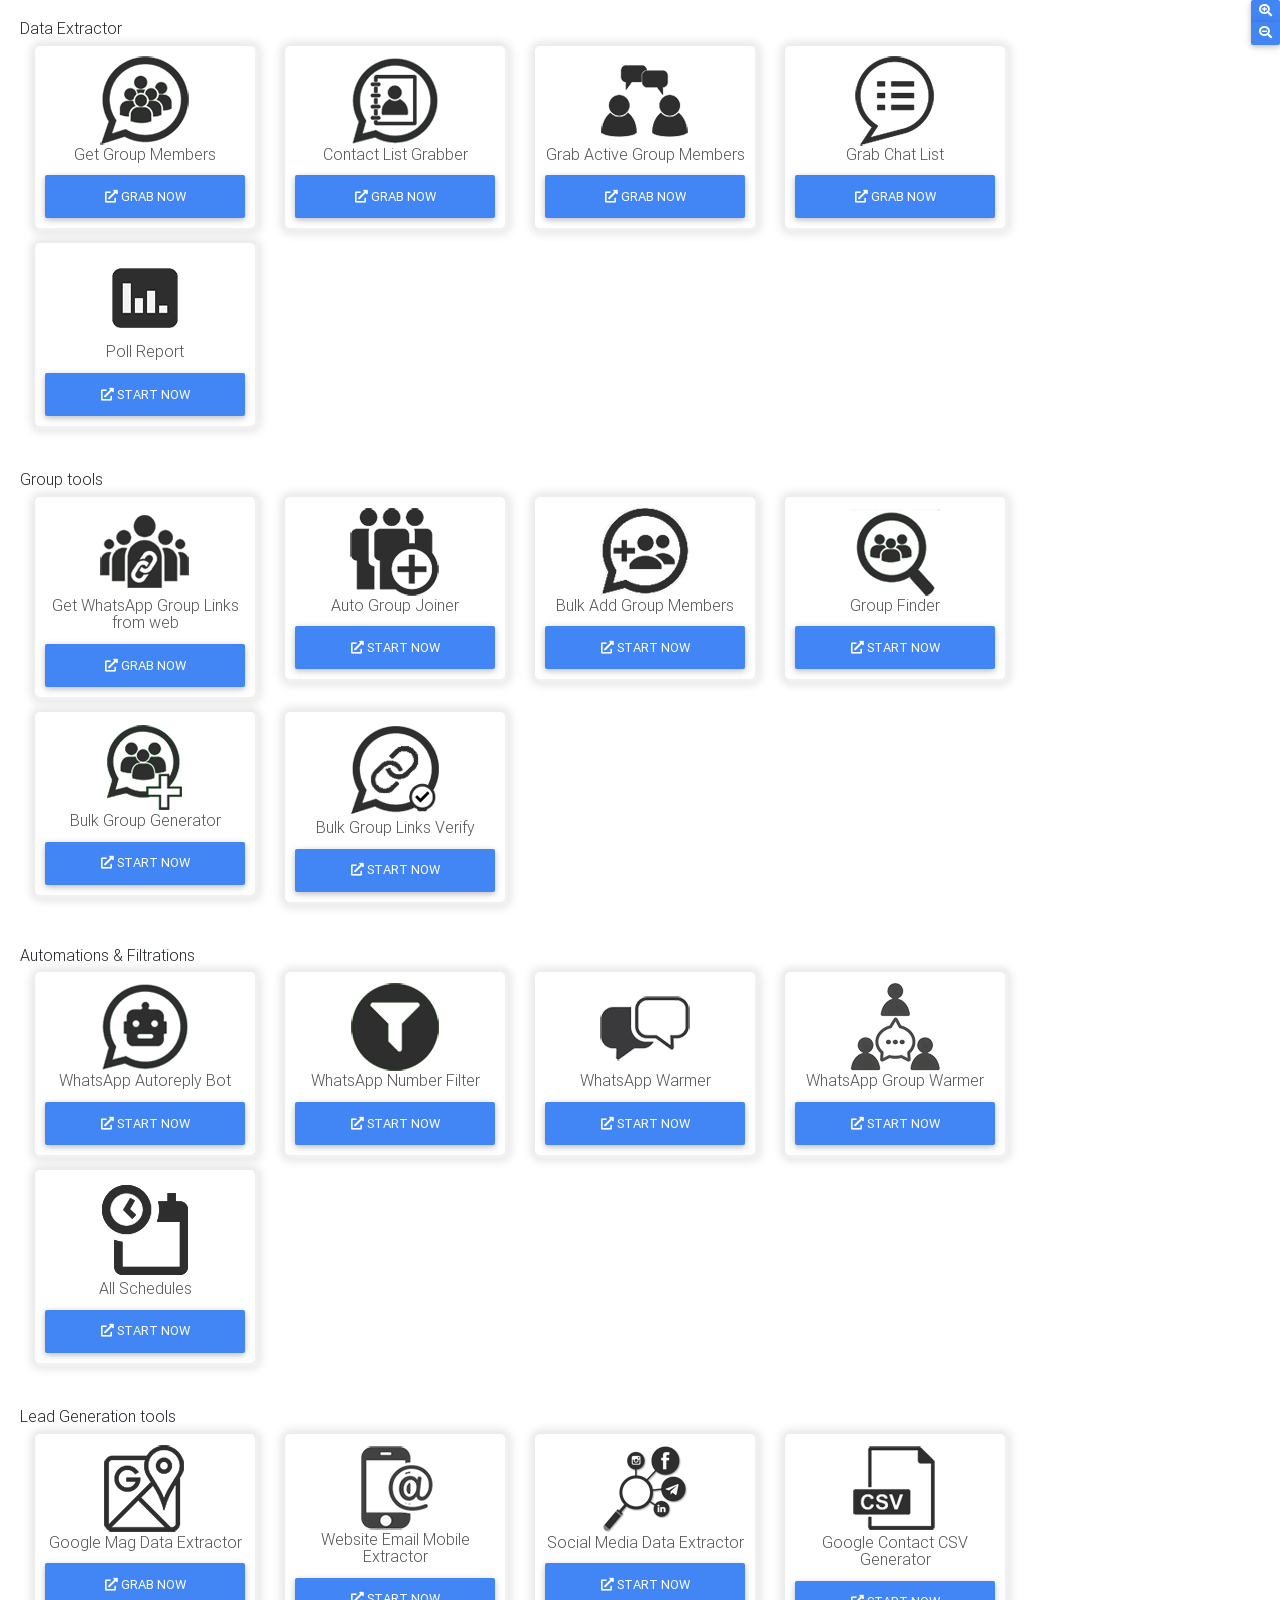
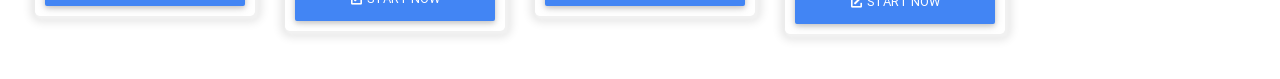
<file: AppHere/Portable/HelpDocs/Dashboard.html>
﻿<html lang="en">

<head>
  <meta charset="utf-8">
  <meta name="viewport" content="initial-scale=0.1">
  
  <meta http-equiv="x-ua-compatible" content="ie=edge">
  <title>UNTITLED</title>
  
  <!-- Bootstrap core CSS -->
  <link href="css/bootstrap.min.css" rel="stylesheet">
  <!-- Material Design Bootstrap -->
  <link href="css/mdb.min.css" rel="stylesheet">

  <link href="css/animated-counter-prograssbar.css" rel="stylesheet">

  <link rel="stylesheet" href="https://use.fontawesome.com/releases/v5.7.0/css/all.css" integrity="sha384-lZN37f5QGtY3VHgisS14W3ExzMWZxybE1SJSEsQp9S+oqd12jhcu+A56Ebc1zFSJ" crossorigin="anonymous">
  
<style>

.col-md-4 {
    -ms-flex: 0 0 25%;
    flex: 0 0 33.333333%;
    max-width: 33.333333%;
	}
  .col-md-6 {
    -ms-flex: 0 0 50%;
    flex: 0 0 50%;
    max-width: 50%;
	}
  .col-md-4 {
    -ms-flex: 0 0 25%;
    flex: 0 0 33.333333%;
    max-width: 33.333333%;
	}
  .col-md-3 {
    -ms-flex: 0 0 25%;
    flex: 0 0 25%;
    max-width: 25%;
    margin-bottom: 15px;
    margin-top: 0px;

	}
  .col-md-4 {
    margin-bottom: 15px;
    margin-top: 15px;
  }
  .full-width
  {
    width: 100%;
    margin: 0;
  }
  .card-title
  {
    color: rgb(83, 83, 83);
  }
  .card{
    box-shadow: 2px 2px 2px 2px rgb(241, 241, 241), 1px 1px 10px 5px rgb(228, 228, 228) !important;
    
  }
  .progress
  {
    margin: 0;
  }
  .Poor{
    background-color: yellow;
    color: #750202;
  }
  .Weak{
    background-color: #ffcf00;
    color: #000000;
  }
  .Good
  {
    background-color: #90ff7c;
    color: #656565;
  }
  .Better
  {
    background-color: #29e408;
    color: #ffffff;
  }
  .Best
  {
    background-color: #126d01;
    color: #ffffff;
  }
  .DontKnow
  {
    background-color: #8d8d8d;
    color: #ffffff;
  }
  .center {
    display: block;
    margin-left: auto;
    margin-right: auto;
  }
  .text-center
  {
    text-align: center;
  }

  .p-3
  {
    padding:10px !important;
  }

.card .card-body h5
{

}

</style>



</head>
  <body >
  <br>
  <main style="width:100%">
    <div class="mainsection" style="position: absolute;top:0;left: 0;width: 100%;padding:10px">
	
	<div class="" style="margin-bottom: 10px;">
	  <div class="" style="padding:10px;">
		<h5 class="" id="txt_DataExtractor">Data Extractor</h5>
		
			<div class="col-md-12">
				<div class="row">
				
					<div class="col-md-3" id="Box_GetGroupMembers">
					  <div class="card">
						<div class="card-block p-3">
							<div class="row">
							  <div class="col-md-12">
								<img src="images/GetWhatsAppGroup_Members_BLACK.png" class="center">
							  </div>
							</div>
						  
						  <h5 class="card-title text-center" id="txtGetGroupMembers">Get Group Members </h5>
						  <button  type="button" data-id="GrabGroupMembers"  data-toggle="modal" class="btn btn-primary full-width"  >
							<i class="fas fa-external-link-alt" data-id="GrabGroupMembers" ></i>
							
							<span data-id="GrabGroupMembers"  class="grabnow">GRAB NOW</span>
						  </button>
						</div>
						
					  </div>
					</div>
					
					
					
					 <div class="col-md-3" id="Box_ContactListGrabber">
					  <div class="card">
						<div class="card-block p-3">
						  
							<div class="row">
							  <div class="col-md-12">
								<img src="images/WContactList_BLACK.png" class="center">
							  </div>
							</div>
						  <h5 class="card-title text-center" id="txtContactListGrabber">Contact List Grabber</h5>
						  <button  type="button" data-toggle="modal" class="btn btn-primary full-width"  data-id="ContactListGrabber">
							<i class="fas fa-external-link-alt" data-id="ContactListGrabber"></i> <span class="grabnow" data-id="ContactListGrabber">GRAB NOW</span></button>
						</div>
					  </div>
					</div>
					
					
					<div class="col-md-3" id="Box_GrabActiveGroupMembers">
					  <div class="card">
						<div class="card-block p-3">
						  
							<div class="row">
							  <div class="col-md-12">
								<img src="images/ActiveGroupMember_BLACK.png" class="center">
							  </div>
							</div>
						  <h5 class="card-title text-center" id="txtGrabActiveGroupMembers">Grab Active Group Members</h5>
						  <button  type="button" data-toggle="modal" class="btn btn-primary full-width"  data-id="GrabActiveGroupMembers">
							<i class="fas fa-external-link-alt" data-id="GrabActiveGroupMembers"></i> <span class="grabnow" data-id="GrabActiveGroupMembers">GRAB NOW</span></button>
						</div>
					  </div>
					</div>
					
					
					<div class="col-md-3" id="Box_GrabChatList">
					  <div class="card">
						<div class="card-block p-3">
						  
							<div class="row">
							  <div class="col-md-12">
								<img src="images/ChatList_BLACK.png" class="center">
							  </div>
							</div>
						  <h5 class="card-title text-center" id="txtGrabChatList">Grab Chat List</h5>
						  <button  type="button" data-toggle="modal" class="btn btn-primary full-width"  data-id="GrabChatList">
							<i class="fas fa-external-link-alt" data-id="GrabChatList"></i> <span class="grabnow" data-id="GrabChatList">GRAB NOW</span></button>
						</div>
					  </div>
					</div>
					
					<div class="col-md-3" id="Box_PollReport">
					  <div class="card">
						<div class="card-block p-3">
						  
							<div class="row">
							  <div class="col-md-12">
								<img src="images/PollReport_BLACK.png" class="center">
							  </div>
							</div>
						  <h5 class="card-title text-center" id="txtPollReport">Poll Report</h5>
						  <button  type="button" data-toggle="modal" class="btn btn-primary full-width"  data-id="PollReport">
							<i class="fas fa-external-link-alt" data-id="PollReport"></i> <span class="startnow" data-id="PollReport">START NOW</span></button>
						</div>
					  </div>
					</div>
					
					
					
				
				</div>
			</div>
		
		
	  </div>
	</div>
	
	<div class="" style="margin-bottom: 10px;">
	  <div class="" style="padding:10px;">
		<h5 class="" id="txt_Grouptools">Group tools</h5>
		
			<div class="col-md-12">
				<div class="row">
				
					<div class="col-md-3" id="Box_GetWhatsAppGroupLinksfromweb">
					  <div class="card">
						<div class="card-block p-3">
						  
							<div class="row">
							  <div class="col-md-12">
								<img src="images/GetGroupLinksFromWeb_BLACK.png" class="center">
							  </div>
							</div>
						  
						  <h5 class="card-title text-center" id="txtGetWhatsAppGroupLinksfromweb">Get WhatsApp Group Links from web</h5>
						  <button  type="button"  data-toggle="modal" class="btn btn-primary full-width"  data-id="GetWhatsAppGroupLinksfromweb">
							<i class="fas fa-external-link-alt" data-id="GetWhatsAppGroupLinksfromweb"></i> <span class="grabnow" data-id="GetWhatsAppGroupLinksfromweb">GRAB NOW</span></button>
						</div>
					  </div>
					</div>
					
					
					
					<div class="col-md-3" id="Box_AutoGroupJoiner">
					  <div class="card">
						<div class="card-block p-3">
						  
							<div class="row">
							  <div class="col-md-12">
								<img src="images/GroupJoiner_BLACK.png" class="center">
							  </div>
							</div>
						  <h5 class="card-title text-center" id="txtAutoGroupJoiner">Auto Group Joiner</h5>
						  <button  type="button" data-toggle="modal" class="btn btn-primary full-width"  data-id="AutoGroupJoiner">
							<i class="fas fa-external-link-alt" data-id="AutoGroupJoiner"></i> <span class="startnow" data-id="AutoGroupJoiner">START NOW</span></button>
						</div>
					  </div>
					</div>
					
					<div class="col-md-3" id="Box_BulkAddGroupMembers">
					  <div class="card">
						<div class="card-block p-3">
						  
							<div class="row">
							  <div class="col-md-12">
								<img src="images/AddGroupMember_BLACK.png" class="center">
							  </div>
							</div>
						  <h5 class="card-title text-center" id="txtBulkAddGroupMembers">Bulk Add Group Members</h5>
						  <button  type="button" data-toggle="modal" class="btn btn-primary full-width" data-id="BulkAddGroupMembers" >
							<i class="fas fa-external-link-alt" data-id="BulkAddGroupMembers"></i> <span class="startnow" data-id="BulkAddGroupMembers">START NOW</span></button>
						</div>
					  </div>
					</div>
					
					<div class="col-md-3" id="Box_GroupFinder">
					  <div class="card">
						<div class="card-block p-3">
						  
							<div class="row">
							  <div class="col-md-12">
								<img src="images/GriupFinder_BLACK.png" class="center">
							  </div>
							</div>
						  <h5 class="card-title text-center" id="txtGroupFinder">Group Finder</h5>
						  <button  type="button" data-toggle="modal" class="btn btn-primary full-width"  data-id="GroupFinder" >
							<i class="fas fa-external-link-alt" data-id="GroupFinder" ></i> <span class="startnow" data-id="GroupFinder" >START NOW</span></button>
						</div>
					  </div>
					</div>

					<div class="col-md-3" id="Box_BulkGroupGenerator">
					  <div class="card">
						<div class="card-block p-3">
						  
							<div class="row">
							  <div class="col-md-12">
								<img src="images/CreateBulkWhatsAppGroup_BLACK.png" class="center">
							  </div>
							</div>
						  <h5 class="card-title text-center" id="txtBulkGroupGenerator">Bulk Group Generator</h5>
						  <button  type="button" data-toggle="modal" class="btn btn-primary full-width"  data-id="BulkGroupGenerator">
							<i class="fas fa-external-link-alt" data-id="BulkGroupGenerator"></i> <span class="startnow" data-id="BulkGroupGenerator">START NOW</span></button>
						</div>
					  </div>
					</div>
					
					<div class="col-md-3" id="Box_GroupLinkVerify">
					  <div class="card">
						<div class="card-block p-3">
							<div class="row">
							  <div class="col-md-12">
								<img src="images/WhatsAppGroupLink_Verify_BLACK.png" class="center">
							  </div>
							</div>
						  <h5 class="card-title text-center" id="txtGroupLinkVerify">Bulk Group Links Verify</h5>
						  <button  type="button" data-toggle="modal" class="btn btn-primary full-width"  data-id="GroupLinkVerify">
							<i class="fas fa-external-link-alt" data-id="GroupLinkVerify"></i> <span class="startnow" data-id="GroupLinkVerify">START NOW</span></button>
						</div>
					  </div>
					</div>
					
				
				</div>
			</div>
		
		
	  </div>
	</div>
	
	<div class="" style="margin-bottom: 10px;">
	  <div class="" style="padding:10px;">
		<h5 class="" id="txt_Automations_n_Filtrations">Automations & Filtrations</h5>
		
			<div class="col-md-12">
				<div class="row">
				
					<div class="col-md-3" id="Box_WhatsAppAutoreplyBot">
					  <div class="card">
						<div class="card-block p-3">
						  
							<div class="row">
							  <div class="col-md-12">
								<img src="images/WhatsAPpBot_BLACK.png" class="center">
							  </div>
							</div>
						  
						  <h5 class="card-title text-center" id="txtWhatsAppAutoreplyBot">WhatsApp Autoreply Bot</h5>
						  <button  type="button" data-toggle="modal" class="btn btn-primary full-width"  data-id="WhatsAppAutoreplyBot">
							<i class="fas fa-external-link-alt" data-id="WhatsAppAutoreplyBot"></i> <span class="startnow" data-id="WhatsAppAutoreplyBot">START NOW</span></button>
						</div>
					  </div>
					</div>
					
					
					
					<div class="col-md-3" id="Box_WhatsAppNumberFilter">
					  <div class="card">
						<div class="card-block p-3">
						  
							<div class="row">
							  <div class="col-md-12">
								<img src="images/NumberFilter_BLACK.png" class="center">
							  </div>
							</div>
						  <h5 class="card-title text-center" id="txtWhatsAppNumberFilter">WhatsApp Number Filter</h5>
						  <button  type="button" data-toggle="modal" class="btn btn-primary full-width" data-id="WhatsAppNumberFilter" >
							<i class="fas fa-external-link-alt" data-id="WhatsAppNumberFilter"></i> <span class="startnow" data-id="WhatsAppNumberFilter">START NOW</span></button>
						</div>
					  </div>
					</div>
					
					
					 <div class="col-md-3" id="Box_WhatsAppWarmer">
					  <div class="card">
						<div class="card-block p-3">
						  
							<div class="row">
							  <div class="col-md-12">
								<img src="images/warmer2.png" class="center">
							  </div>
							</div>
						  <h5 class="card-title text-center" id="txtWhatsAppWarmer">WhatsApp Warmer</h5>
						  <button  type="button" data-toggle="modal" class="btn btn-primary full-width"  data-id="WhatsAppWarmer">
							<i class="fas fa-external-link-alt" data-id="WhatsAppWarmer"></i> <span class="startnow" data-id="WhatsAppWarmer">START NOW</span></button>
						</div>
					  </div>
					</div>
					
					
					<div class="col-md-3" id="Box_WhatsAppWarmerGroup">
					  <div class="card">
						<div class="card-block p-3">
						  
							<div class="row">
							  <div class="col-md-12">
								<img src="images/group_warmer.png" class="center">
							  </div>
							</div>
						  <h5 class="card-title text-center" id="txtWhatsAppWarmerGroup">WhatsApp Group Warmer</h5>
						  <button  type="button" data-toggle="modal" class="btn btn-primary full-width"  data-id="WhatsAppWarmerGroup">
							<i class="fas fa-external-link-alt" data-id="WhatsAppWarmerGroup"></i> <span class="startnow" data-id="WhatsAppWarmerGroup">START NOW</span></button>
						</div>
					  </div>
					</div>
					
					<div class="col-md-3" id="Box_Scheduler">
					  <div class="card">
						<div class="card-block p-3">
							<div class="row">
							  <div class="col-md-12">
								<img src="images/Scheduler_BLACK.png" class="center">
							  </div>
							</div>
						  <h5 class="card-title text-center" id="txtScheduler">All Schedules</h5>
						  <button  type="button" data-toggle="modal" class="btn btn-primary full-width"  data-id="Scheduler">
							<i class="fas fa-external-link-alt" data-id="Scheduler"></i> <span class="startnow" data-id="Scheduler">START NOW</span></button>
						</div>
					  </div>
					</div>
					
				
				</div>
			</div>
		
		
	  </div>
	</div>

	
	<div class="" style="margin-bottom: 10px;">
	  <div style="padding:10px;">
		<h5 class="" id="txt_LeadGenerationtools">Lead Generation tools</h5>
		
			<div class="col-md-12">
				<div class="row">
				
					<div class="col-md-3" id="Box_GoogleMagDataExtractor">
					  <div class="card">
						<div class="card-block p-3">
						  
							<div class="row">
							  <div class="col-md-12">
								<img src="images/GoogleMap_BLACK.png" class="center">
							  </div>
							</div>
						  <h5 class="card-title text-center" id="txtGoogleMagDataExtractor">Google Mag Data Extractor</h5>
						  <button  type="button" data-toggle="modal" class="btn btn-primary full-width"  data-id="GoogleMagDataExtractor">
							<i class="fas fa-external-link-alt" data-id="GoogleMagDataExtractor"></i> <span class="grabnow" data-id="GoogleMagDataExtractor">GRAB NOW</span></button>
						</div>
					  </div>
					</div>
					
					<div class="col-md-3" id="Box_WebsiteEmailMobileExtractor">
					  <div class="card">
						<div class="card-block p-3">
						  
							<div class="row">
							  <div class="col-md-12">
								<img src="images/WebExtract.png" class="center">
							  </div>
							</div>
						  <h5 class="card-title text-center" id="txtWebsiteEmailMobileExtractor">Website Email Mobile Extractor</h5>
						  <button  type="button" data-toggle="modal" class="btn btn-primary full-width"   data-id="WebsiteEmailMobileExtractor">
							<i class="fas fa-external-link-alt"  data-id="WebsiteEmailMobileExtractor"></i> <span class="startnow"  data-id="WebsiteEmailMobileExtractor">START NOW</span></button>
						</div>
					  </div>
					</div>
					
					<div class="col-md-3" id="Box_SocialMediaExtractor">
					  <div class="card">
						<div class="card-block p-3">
							<div class="row">
							  <div class="col-md-12">
								<img src="images/Social_Media_Data_Extractor.png" class="center">
							  </div>
							</div>
						  <h5 class="card-title text-center" id="txtSocialMediaExtractor">Social Media Data Extractor</h5>
						  <button  type="button" data-toggle="modal" class="btn btn-primary full-width"  data-id="SocialMediaExtractor">
							<i class="fas fa-external-link-alt" data-id="SocialMediaExtractor"></i> <span class="startnow" data-id="SocialMediaExtractor">START NOW</span></button>
						</div>
					  </div>
					</div>
					
					<div class="col-md-3" id="Box_GoogleContactCSVGenerator">
					  <div class="card">
						<div class="card-block p-3">
						  
							<div class="row">
							  <div class="col-md-12">
								<img src="images/CSV_BLACK.png" class="center">
							  </div>
							</div>
						  <h5 class="card-title text-center" id="txtGoogleContactCSVGenerator">Google Contact CSV Generator</h5>
						  <button  type="button" data-toggle="modal" class="btn btn-primary full-width"  data-id="GoogleContactCSVGenerator">
							<i class="fas fa-external-link-alt" data-id="GoogleContactCSVGenerator"></i> <span class="startnow" data-id="GoogleContactCSVGenerator">START NOW</span></button>
						</div>
					  </div>
					</div>
					
					
					
				
				</div>
			</div>
		
		
	  </div>
	</div>	
	
    
  </div>
  </main>

  <div class="box" style="position: fixed;right: 0;top: 0;">
    <div aria-label="Vertical button group" role="group" class="btn-group-vertical"> 
      <button class="btn btn-primary zoom" type="button" style="margin: 0;padding: 5px;"><i class="fas fa-search-plus"></i></button> 
      <button class="btn btn-primary zoom-out" type="button" style="padding: 5px;"><i class="fas fa-search-minus"></i></button>
    </div>
  </div>






  
  <script type="text/javascript" src="js/jquery.min.js"></script>
   <script src="https://cdnjs.cloudflare.com/ajax/libs/popper.js/1.11.0/umd/popper.min.js" integrity="sha384-b/U6ypiBEHpOf/4+1nzFpr53nxSS+GLCkfwBdFNTxtclqqenISfwAzpKaMNFNmj4" crossorigin="anonymous"></script>
  <script type="text/javascript" src="js/bootstrap.min.js"></script>
  <script type="text/javascript" src="js/mdb.min.js"></script>
  
  <script type="text/javascript">

    $(document).ready(function(){
      var zoom = 1;
      
		$('.zoom').on('click', function(){
			zoom += 0.1;
      $('.mainsection').css('zoom',zoom)
		});
		$('.zoom-out').on('click', function(){
			zoom -= 0.1;
      $('.mainsection').css('zoom',zoom)
		});
    })
    $("body").on("contextmenu",function(){
       return false;
    }); 
  </script>

  <script type="text/javascript">

    function changeLabel(elementid,text)
    {
      $('#'+ elementid).text(text)
    }
    function changeLabelByClass(elementid,text)
    {
      $('.'+ elementid).text(text)
    }

    function setEnableDesable(elementid,text)
    {
      if(text=="True")
      {
        $('#'+ elementid).show()
      }
      if(text=="False")
      {
        $('#'+ elementid).hide()
      }
      
    }

var ctrlKeyDown = false;

$(document).ready(function(){    
    $(document).on("keydown", keydown);
    $(document).on("keyup", keyup);
});

function keydown(e) { 

    if ((e.which || e.keyCode) == 116 || ((e.which || e.keyCode) == 82 && ctrlKeyDown)) {
        // Pressing F5 or Ctrl+R
        e.preventDefault();
    } else if ((e.which || e.keyCode) == 17) {
        // Pressing  only Ctrl
        ctrlKeyDown = true;
    }
};

function keyup(e){
    // Key up Ctrl
    if ((e.which || e.keyCode) == 17) 
        ctrlKeyDown = false;
};
  </script>


</body>

</html>
</file>
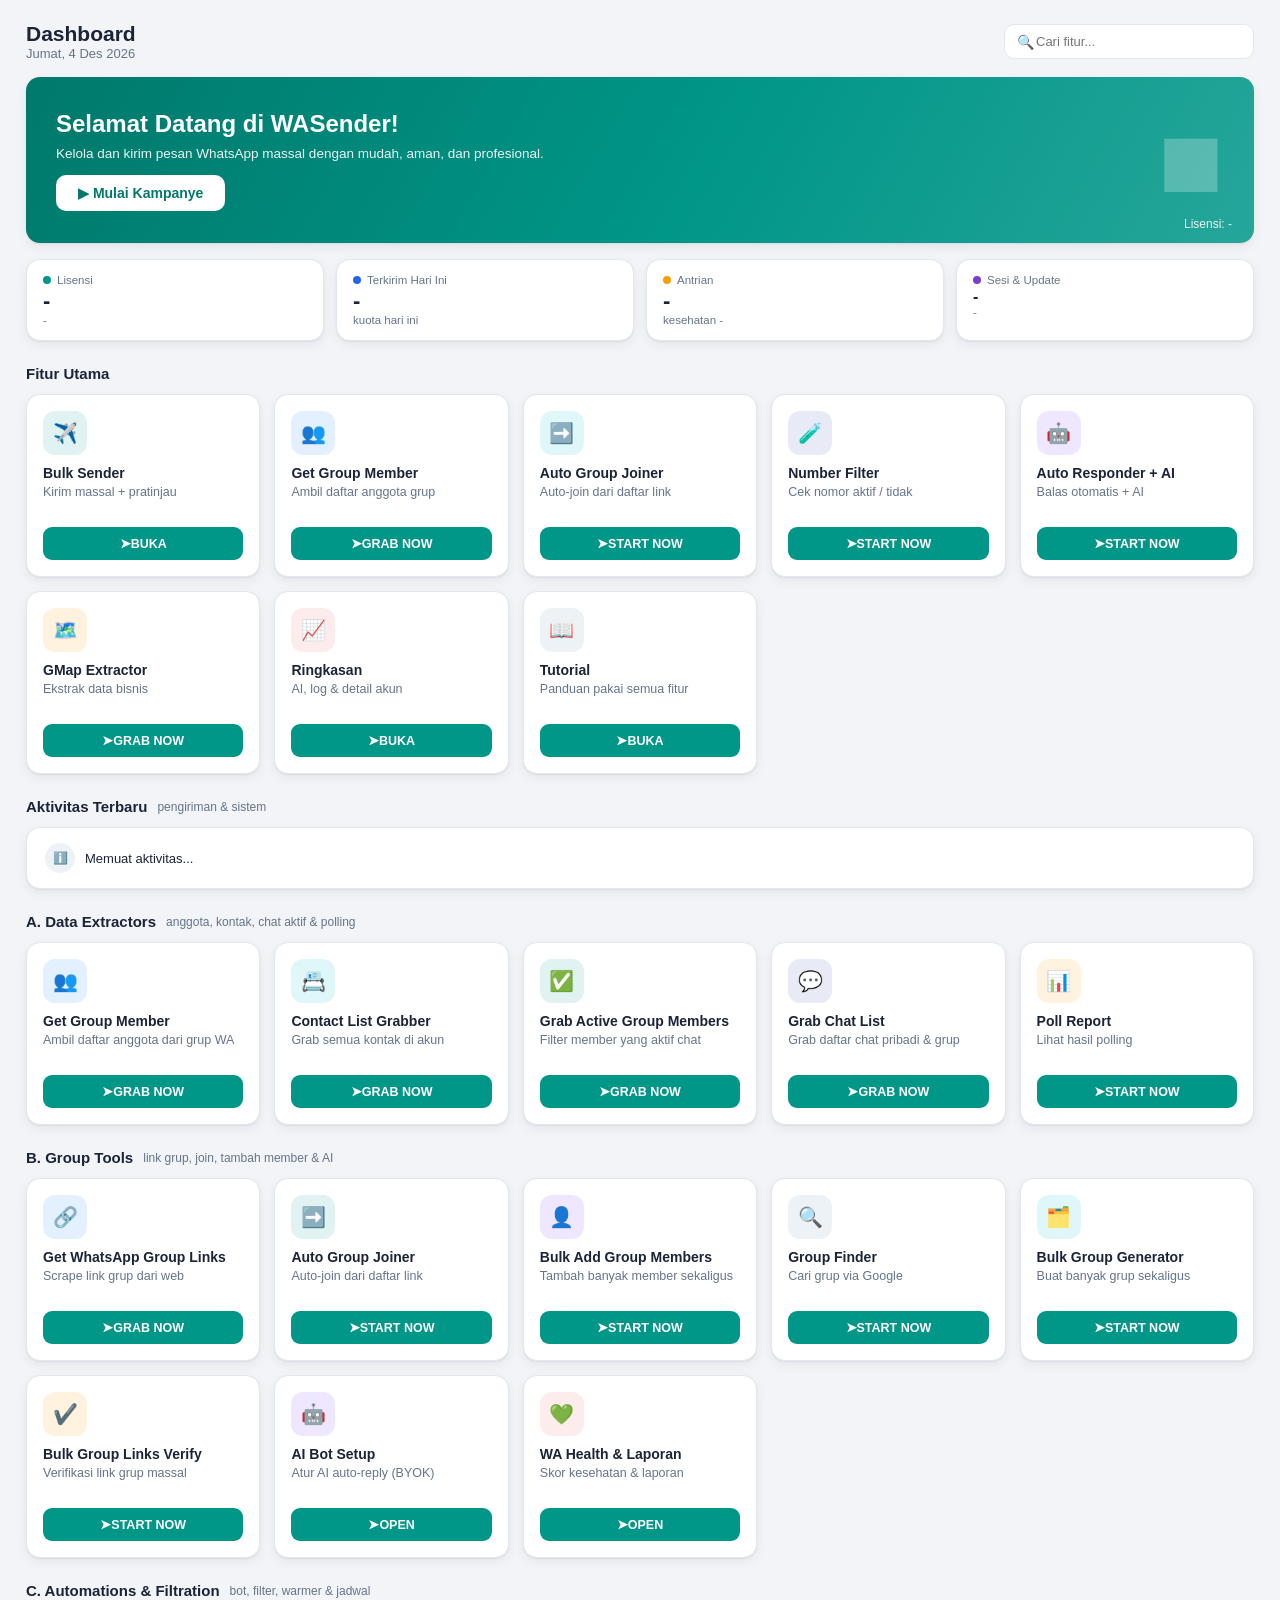
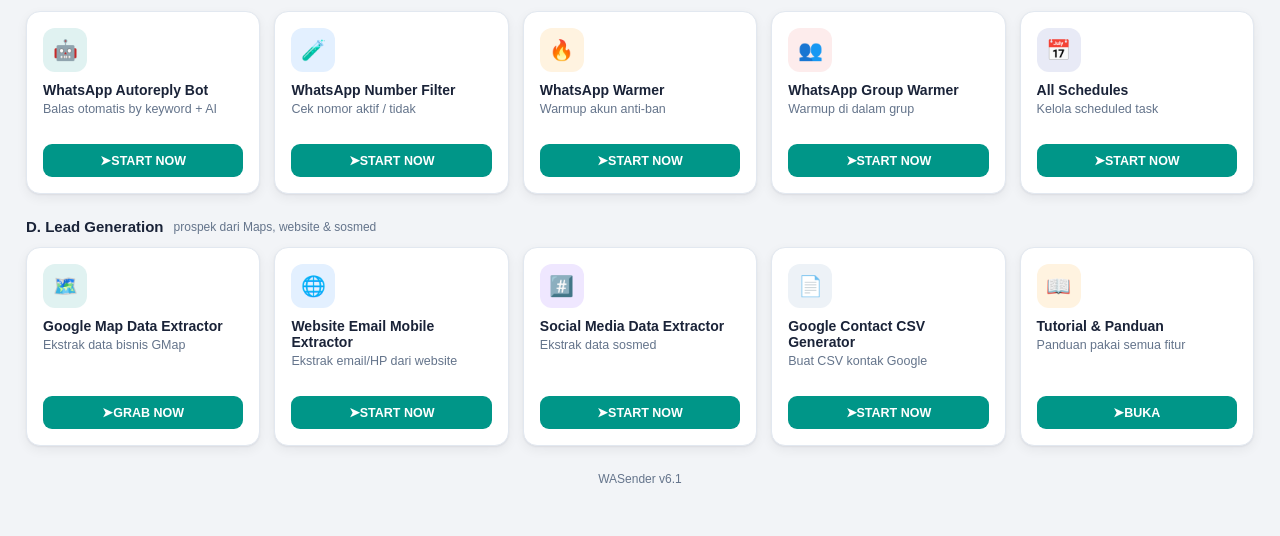
<file: CodeHere/WASender/HelpDocs/Dashboard.html>
<!DOCTYPE html>
<html lang="id">
<head>
<meta charset="utf-8">
<meta name="viewport" content="width=device-width, initial-scale=1.0">
<title>WASender</title>
<link rel="stylesheet" href="fontawesome.min.css">
<style>
:root{
  --navy:#1A2338; --bg:#F2F4F7; --card:#fff; --border:#E2E8F0;
  --text:#1A2338; --muted:#64748B; --green:#009688; --green-dark:#00796B;
  --radius:14px; --shadow:0 1px 2px rgba(16,24,40,.06),0 4px 12px rgba(16,24,40,.06);
}
*{box-sizing:border-box}
body{margin:0;background:var(--bg);color:var(--text);font-family:'Segoe UI',Roboto,Arial,sans-serif;font-size:14px;}
.wrap{max-width:1460px;margin:0 auto;padding:22px 26px 40px 26px;}
.topbar{display:flex;align-items:center;gap:12px;margin-bottom:16px;}
.topbar h1{font-size:21px;margin:0;}
.topbar .date{color:var(--muted);font-size:13px;}
.search{margin-left:auto;display:flex;align-items:center;background:#fff;border:1px solid var(--border);border-radius:10px;padding:8px 12px;min-width:250px;}
.search i{color:var(--muted);margin-right:8px;}
.search input{border:0;outline:0;font-size:13px;width:100%;font-family:inherit;background:transparent;}
/* hero */
.hero{background:linear-gradient(120deg,#00796B 0%,#009688 55%,#26A69A 100%);border-radius:var(--radius);color:#fff;padding:28px 30px;display:flex;align-items:center;gap:16px;margin-bottom:16px;box-shadow:var(--shadow);position:relative;overflow:hidden;}
.hero h1{margin:0 0 8px 0;font-size:24px;}
.hero p{margin:0 0 14px 0;opacity:.92;max-width:560px;font-size:13.5px;}
.hero .cta{background:#fff;color:var(--green-dark);border:0;border-radius:10px;padding:10px 22px;font-size:14px;font-weight:700;cursor:pointer;font-family:inherit;}
.hero .cta:hover{background:#E0F2F1;}
.hero .art{margin-left:auto;font-size:110px;opacity:.25;line-height:1;white-space:nowrap;}
.hero .lic{position:absolute;right:22px;bottom:12px;font-size:12px;opacity:.9;}
/* stats */
.stats{display:grid;grid-template-columns:repeat(auto-fit,minmax(150px,1fr));gap:12px;margin-bottom:6px;}
.stat{background:var(--card);border:1px solid var(--border);border-radius:var(--radius);box-shadow:var(--shadow);padding:14px 16px;}
.stat .t{font-size:11.5px;color:var(--muted);display:flex;align-items:center;gap:6px;}
.stat .v{font-size:22px;font-weight:700;margin-top:2px;}
.stat .s{font-size:11.5px;color:var(--muted);}
.dot{display:inline-block;width:8px;height:8px;border-radius:50%;}
/* sections */
.sec{display:flex;align-items:center;gap:10px;margin:24px 0 12px 0;}
.sec h2{font-size:15px;margin:0;}
.sec .more{margin-left:auto;font-size:12.5px;color:var(--green);}
/* quick actions */
.quick{display:grid;grid-template-columns:repeat(auto-fit,minmax(150px,1fr));gap:12px;}
.qa{background:var(--card);border:1px solid var(--border);border-radius:var(--radius);box-shadow:var(--shadow);padding:16px 12px;text-align:center;cursor:pointer;border-top:3px solid var(--green);}
.qa:hover{box-shadow:0 4px 14px rgba(16,24,40,.12);}
.qa .ic{font-size:26px;margin-bottom:8px;}
.qa .t{font-size:13px;font-weight:600;}
.qa .s{font-size:11.5px;color:var(--muted);margin-top:2px;}
/* module cards */
.grid{display:grid;grid-template-columns:repeat(auto-fill,minmax(215px,1fr));gap:14px;}
.card{background:var(--card);border:1px solid var(--border);border-radius:var(--radius);box-shadow:var(--shadow);padding:16px;display:flex;flex-direction:column;}
.card .tile{width:44px;height:44px;border-radius:12px;display:flex;align-items:center;justify-content:center;font-size:20px;margin-bottom:10px;}
.card h3{font-size:14px;margin:0 0 4px 0;}
.card p{font-size:12.5px;color:var(--muted);margin:0 0 12px 0;min-height:30px;}
.card .rowbtn{margin-top:auto;}
.btn{display:inline-block;width:100%;text-align:center;background:var(--green);color:#fff;border:0;border-radius:9px;padding:9px 10px;font-size:12.5px;font-weight:600;cursor:pointer;font-family:inherit;text-decoration:none;}
.btn:hover{background:var(--green-dark);}
.btn .fas{margin-right:6px;}
.t-blue{background:#E3F0FF;color:#1D6FF2;} .t-purple{background:#EFE7FF;color:#7C3ED1;} .t-amber{background:#FFF3E0;color:#E65100;} .t-green{background:#E0F2F1;color:#00796B;} .t-rose{background:#FDECEC;color:#C62828;} .t-slate{background:#EDF2F7;color:#475569;} .t-teal{background:#E0F7FA;color:#0097AB;} .t-indigo{background:#E8EAF6;color:#3949AB;}
/* activity */
.act{background:var(--card);border:1px solid var(--border);border-radius:var(--radius);box-shadow:var(--shadow);padding:6px 18px;}
.act .row{display:flex;align-items:center;gap:10px;padding:9px 0;border-bottom:1px solid #F1F5F6;font-size:13px;}
.act .row:last-child{border-bottom:0;}
.act .ic{width:30px;height:30px;border-radius:50%;display:flex;align-items:center;justify-content:center;font-size:12px;flex-shrink:0;}
.act .time{margin-left:auto;color:var(--muted);font-size:11.5px;white-space:nowrap;}
.center{text-align:center;}
</style>
</head>
<body>
<div class="wrap" id="top">
  <div class="topbar">
    <div><h1>Dashboard</h1><div class="date" id="todayLine">-</div></div>
    <div class="search"><span>🔍</span><input id="q" type="text" placeholder="Cari fitur..." oninput="filterCards(this.value)"></div>
  </div>

  <div class="hero">
    <div><h1>Selamat Datang di WASender!</h1>
    <p>Kelola dan kirim pesan WhatsApp massal dengan mudah, aman, dan profesional.</p>
    <button class="cta" data-id="BulkSender">&#9654; Mulai Kampanye</button></div>
    <div class="art"><span>■</span></div>
    <div class="lic" id="navLicense">Lisensi: -</div>
  </div>

  <div class="stats">
    <div class="stat"><div class="t"><span class="dot" style="background:#009688"></span>Lisensi</div><div class="v" id="dsLicense">-</div><div class="s" id="dsLicenseSub">-</div></div>
    <div class="stat"><div class="t"><span class="dot" style="background:#2563EB"></span>Terkirim Hari Ini</div><div class="v" id="dsSent">-</div><div class="s" id="dsSentSub">kuota hari ini</div></div>
    <div class="stat"><div class="t"><span class="dot" style="background:#F59E0B"></span>Antrian</div><div class="v" id="dsQueue">-</div><div class="s" id="dsHealth">kesehatan -</div></div>
    <div class="stat"><div class="t"><span class="dot" style="background:#7C3ED1"></span>Sesi &amp; Update</div><div class="v" id="dsSession" style="font-size:16px">-</div><div class="s" id="dsUpdate">-</div></div>
  </div>

  <div class="sec"><h2>Fitur Utama</h2></div>
  <div class="grid" id="quickGrid">
    <div class="card"><div class="tile t-green"><span>✈️</span></div><h3 class="card-title">Bulk Sender</h3><p class="mod-desc">Kirim massal + pratinjau</p><div class="rowbtn"><button class="btn" data-id="BulkSender"><span data-id="BulkSender">➤</span><span data-id="BulkSender">BUKA</span></button></div></div>
    <div class="card"><div class="tile t-blue"><span>👥</span></div><h3 class="card-title">Get Group Member</h3><p class="mod-desc">Ambil daftar anggota grup</p><div class="rowbtn"><button class="btn" data-id="GrabGroupMembers"><span data-id="GrabGroupMembers">➤</span><span class="grabnow" data-id="GrabGroupMembers">GRAB NOW</span></button></div></div>
    <div class="card"><div class="tile t-teal"><span>➡️</span></div><h3 class="card-title">Auto Group Joiner</h3><p class="mod-desc">Auto-join dari daftar link</p><div class="rowbtn"><button class="btn" data-id="AutoGroupJoiner"><span data-id="AutoGroupJoiner">➤</span><span class="startnow" data-id="AutoGroupJoiner">START NOW</span></button></div></div>
    <div class="card"><div class="tile t-indigo"><span>🧪</span></div><h3 class="card-title">Number Filter</h3><p class="mod-desc">Cek nomor aktif / tidak</p><div class="rowbtn"><button class="btn" data-id="WhatsAppNumberFilter"><span data-id="WhatsAppNumberFilter">➤</span><span class="startnow" data-id="WhatsAppNumberFilter">START NOW</span></button></div></div>
    <div class="card"><div class="tile t-purple"><span>🤖</span></div><h3 class="card-title">Auto Responder + AI</h3><p class="mod-desc">Balas otomatis + AI</p><div class="rowbtn"><button class="btn" data-id="WhatsAppAutoreplyBot"><span data-id="WhatsAppAutoreplyBot">➤</span><span class="startnow" data-id="WhatsAppAutoreplyBot">START NOW</span></button></div></div>
    <div class="card"><div class="tile t-amber"><span>🗺️</span></div><h3 class="card-title">GMap Extractor</h3><p class="mod-desc">Ekstrak data bisnis</p><div class="rowbtn"><button class="btn" data-id="GoogleMagDataExtractor"><span data-id="GoogleMagDataExtractor">➤</span><span class="grabnow" data-id="GoogleMagDataExtractor">GRAB NOW</span></button></div></div>
    <div class="card"><div class="tile t-rose"><span>📈</span></div><h3 class="card-title">Ringkasan</h3><p class="mod-desc">AI, log &amp; detail akun</p><div class="rowbtn"><button class="btn" data-id="DailySummary"><span data-id="DailySummary">➤</span><span data-id="DailySummary">BUKA</span></button></div></div>
    <div class="card"><div class="tile t-slate"><span>📖</span></div><h3 class="card-title">Tutorial</h3><p class="mod-desc">Panduan pakai semua fitur</p><div class="rowbtn"><button class="btn" data-id="Tutorial"><span data-id="Tutorial">➤</span><span data-id="Tutorial">BUKA</span></button></div></div>
  </div>

  <div class="sec"><h2>Aktivitas Terbaru</h2><span style="font-size:12px;color:var(--muted)">pengiriman &amp; sistem</span></div>
  <div class="act" id="actFeed"><div class="row"><div class="ic t-slate"><span>ℹ️</span></div><div>Memuat aktivitas...</div><div class="time"></div></div></div>

  <div class="sec"><h2>A. Data Extractors</h2><span style="font-size:12px;color:var(--muted)">anggota, kontak, chat aktif &amp; polling</span></div>
  <div class="grid">
    <div class="card" id="Box_GetGroupMembers"><div class="tile t-blue"><span>👥</span></div><h3 class="card-title" id="txtGetGroupMembers">Get Group Member</h3><p class="mod-desc">Ambil daftar anggota dari grup WA</p><div class="rowbtn"><button class="btn" data-id="GrabGroupMembers"><span data-id="GrabGroupMembers">➤</span><span class="grabnow" data-id="GrabGroupMembers">GRAB NOW</span></button></div></div>
    <div class="card" id="Box_ContactListGrabber"><div class="tile t-teal"><span>📇</span></div><h3 class="card-title" id="txtContactListGrabber">Contact List Grabber</h3><p class="mod-desc">Grab semua kontak di akun</p><div class="rowbtn"><button class="btn" data-id="ContactListGrabber"><span data-id="ContactListGrabber">➤</span><span class="grabnow" data-id="ContactListGrabber">GRAB NOW</span></button></div></div>
    <div class="card" id="Box_GrabActiveGroupMembers"><div class="tile t-green"><span>✅</span></div><h3 class="card-title" id="txtGrabActiveGroupMembers">Grab Active Group Members</h3><p class="mod-desc">Filter member yang aktif chat</p><div class="rowbtn"><button class="btn" data-id="GrabActiveGroupMembers"><span data-id="GrabActiveGroupMembers">➤</span><span class="grabnow" data-id="GrabActiveGroupMembers">GRAB NOW</span></button></div></div>
    <div class="card" id="Box_GrabChatList"><div class="tile t-indigo"><span>💬</span></div><h3 class="card-title" id="txtGrabChatList">Grab Chat List</h3><p class="mod-desc">Grab daftar chat pribadi &amp; grup</p><div class="rowbtn"><button class="btn" data-id="GrabChatList"><span data-id="GrabChatList">➤</span><span class="grabnow" data-id="GrabChatList">GRAB NOW</span></button></div></div>
    <div class="card" id="Box_PollReport"><div class="tile t-amber"><span>📊</span></div><h3 class="card-title" id="txtPollReport">Poll Report</h3><p class="mod-desc">Lihat hasil polling</p><div class="rowbtn"><button class="btn" data-id="PollReport"><span data-id="PollReport">➤</span><span class="startnow" data-id="PollReport">START NOW</span></button></div></div>
  </div>

  <div class="sec"><h2>B. Group Tools</h2><span style="font-size:12px;color:var(--muted)">link grup, join, tambah member &amp; AI</span></div>
  <div class="grid">
    <div class="card" id="Box_GetWhatsAppGroupLinksfromweb"><div class="tile t-blue"><span>🔗</span></div><h3 class="card-title" id="txtGetWhatsAppGroupLinksfromweb">Get WhatsApp Group Links</h3><p class="mod-desc">Scrape link grup dari web</p><div class="rowbtn"><button class="btn" data-id="GetWhatsAppGroupLinksfromweb"><span data-id="GetWhatsAppGroupLinksfromweb">➤</span><span class="grabnow" data-id="GetWhatsAppGroupLinksfromweb">GRAB NOW</span></button></div></div>
    <div class="card" id="Box_AutoGroupJoiner"><div class="tile t-green"><span>➡️</span></div><h3 class="card-title" id="txtAutoGroupJoiner">Auto Group Joiner</h3><p class="mod-desc">Auto-join dari daftar link</p><div class="rowbtn"><button class="btn" data-id="AutoGroupJoiner"><span data-id="AutoGroupJoiner">➤</span><span class="startnow" data-id="AutoGroupJoiner">START NOW</span></button></div></div>
    <div class="card" id="Box_BulkAddGroupMembers"><div class="tile t-purple"><span>👤</span></div><h3 class="card-title" id="txtBulkAddGroupMembers">Bulk Add Group Members</h3><p class="mod-desc">Tambah banyak member sekaligus</p><div class="rowbtn"><button class="btn" data-id="BulkAddGroupMembers"><span data-id="BulkAddGroupMembers">➤</span><span class="startnow" data-id="BulkAddGroupMembers">START NOW</span></button></div></div>
    <div class="card" id="Box_GroupFinder"><div class="tile t-slate"><span>🔍</span></div><h3 class="card-title" id="txtGroupFinder">Group Finder</h3><p class="mod-desc">Cari grup via Google</p><div class="rowbtn"><button class="btn" data-id="GroupFinder"><span data-id="GroupFinder">➤</span><span class="startnow" data-id="GroupFinder">START NOW</span></button></div></div>
    <div class="card" id="Box_BulkGroupGenerator"><div class="tile t-teal"><span>🗂️</span></div><h3 class="card-title" id="txtBulkGroupGenerator">Bulk Group Generator</h3><p class="mod-desc">Buat banyak grup sekaligus</p><div class="rowbtn"><button class="btn" data-id="BulkGroupGenerator"><span data-id="BulkGroupGenerator">➤</span><span class="startnow" data-id="BulkGroupGenerator">START NOW</span></button></div></div>
    <div class="card" id="Box_GroupLinkVerify"><div class="tile t-amber"><span>✔️</span></div><h3 class="card-title" id="txtGroupLinkVerify">Bulk Group Links Verify</h3><p class="mod-desc">Verifikasi link grup massal</p><div class="rowbtn"><button class="btn" data-id="GroupLinkVerify"><span data-id="GroupLinkVerify">➤</span><span class="startnow" data-id="GroupLinkVerify">START NOW</span></button></div></div>
    <div class="card" id="Box_AISetup"><div class="tile t-purple"><span>🤖</span></div><h3 class="card-title" id="txtAiSetup">AI Bot Setup</h3><p class="mod-desc">Atur AI auto-reply (BYOK)</p><div class="rowbtn"><button class="btn" data-id="AiSetup"><span data-id="AiSetup">➤</span><span class="grabnow" data-id="AiSetup">OPEN</span></button></div></div>
    <div class="card" id="Box_WAHealth"><div class="tile t-rose"><span>💚</span></div><h3 class="card-title" id="txtWaHealth">WA Health &amp; Laporan</h3><p class="mod-desc">Skor kesehatan &amp; laporan</p><div class="rowbtn"><button class="btn" data-id="WaHealth"><span data-id="WaHealth">➤</span><span class="grabnow" data-id="WaHealth">OPEN</span></button></div></div>
  </div>

  <div class="sec"><h2>C. Automations &amp; Filtration</h2><span style="font-size:12px;color:var(--muted)">bot, filter, warmer &amp; jadwal</span></div>
  <div class="grid">
    <div class="card" id="Box_WhatsAppAutoreplyBot"><div class="tile t-green"><span>🤖</span></div><h3 class="card-title" id="txtWhatsAppAutoreplyBot">WhatsApp Autoreply Bot</h3><p class="mod-desc">Balas otomatis by keyword + AI</p><div class="rowbtn"><button class="btn" data-id="WhatsAppAutoreplyBot"><span data-id="WhatsAppAutoreplyBot">➤</span><span class="startnow" data-id="WhatsAppAutoreplyBot">START NOW</span></button></div></div>
    <div class="card" id="Box_WhatsAppNumberFilter"><div class="tile t-blue"><span>🧪</span></div><h3 class="card-title" id="txtWhatsAppNumberFilter">WhatsApp Number Filter</h3><p class="mod-desc">Cek nomor aktif / tidak</p><div class="rowbtn"><button class="btn" data-id="WhatsAppNumberFilter"><span data-id="WhatsAppNumberFilter">➤</span><span class="startnow" data-id="WhatsAppNumberFilter">START NOW</span></button></div></div>
    <div class="card" id="Box_WhatsAppWarmer"><div class="tile t-amber"><span>🔥</span></div><h3 class="card-title" id="txtWhatsAppWarmer">WhatsApp Warmer</h3><p class="mod-desc">Warmup akun anti-ban</p><div class="rowbtn"><button class="btn" data-id="WhatsAppWarmer"><span data-id="WhatsAppWarmer">➤</span><span class="startnow" data-id="WhatsAppWarmer">START NOW</span></button></div></div>
    <div class="card" id="Box_WhatsAppWarmerGroup"><div class="tile t-rose"><span>👥</span></div><h3 class="card-title" id="txtWhatsAppWarmerGroup">WhatsApp Group Warmer</h3><p class="mod-desc">Warmup di dalam grup</p><div class="rowbtn"><button class="btn" data-id="WhatsAppWarmerGroup"><span data-id="WhatsAppWarmerGroup">➤</span><span class="startnow" data-id="WhatsAppWarmerGroup">START NOW</span></button></div></div>
    <div class="card" id="Box_Scheduler"><div class="tile t-indigo"><span>📅</span></div><h3 class="card-title" id="txtScheduler">All Schedules</h3><p class="mod-desc">Kelola scheduled task</p><div class="rowbtn"><button class="btn" data-id="Scheduler"><span data-id="Scheduler">➤</span><span class="startnow" data-id="Scheduler">START NOW</span></button></div></div>
  </div>

  <div class="sec"><h2>D. Lead Generation</h2><span style="font-size:12px;color:var(--muted)">prospek dari Maps, website &amp; sosmed</span></div>
  <div class="grid">
    <div class="card" id="Box_GoogleMagDataExtractor"><div class="tile t-green"><span>🗺️</span></div><h3 class="card-title" id="txtGoogleMagDataExtractor">Google Map Data Extractor</h3><p class="mod-desc">Ekstrak data bisnis GMap</p><div class="rowbtn"><button class="btn" data-id="GoogleMagDataExtractor"><span data-id="GoogleMagDataExtractor">➤</span><span class="grabnow" data-id="GoogleMagDataExtractor">GRAB NOW</span></button></div></div>
    <div class="card" id="Box_WebsiteEmailMobileExtractor"><div class="tile t-blue"><span>🌐</span></div><h3 class="card-title" id="txtWebsiteEmailMobileExtractor">Website Email Mobile Extractor</h3><p class="mod-desc">Ekstrak email/HP dari website</p><div class="rowbtn"><button class="btn" data-id="WebsiteEmailMobileExtractor"><span data-id="WebsiteEmailMobileExtractor">➤</span><span class="startnow" data-id="WebsiteEmailMobileExtractor">START NOW</span></button></div></div>
    <div class="card" id="Box_SocialMediaExtractor"><div class="tile t-purple"><span>#️⃣</span></div><h3 class="card-title" id="txtSocialMediaExtractor">Social Media Data Extractor</h3><p class="mod-desc">Ekstrak data sosmed</p><div class="rowbtn"><button class="btn" data-id="SocialMediaExtractor"><span data-id="SocialMediaExtractor">➤</span><span class="startnow" data-id="SocialMediaExtractor">START NOW</span></button></div></div>
    <div class="card" id="Box_GoogleContactCSVGenerator"><div class="tile t-slate"><span>📄</span></div><h3 class="card-title" id="txtGoogleContactCSVGenerator">Google Contact CSV Generator</h3><p class="mod-desc">Buat CSV kontak Google</p><div class="rowbtn"><button class="btn" data-id="GoogleContactCSVGenerator"><span data-id="GoogleContactCSVGenerator">➤</span><span class="startnow" data-id="GoogleContactCSVGenerator">START NOW</span></button></div></div>
    <div class="card" id="Box_Tutorial"><div class="tile t-amber"><span>📖</span></div><h3 class="card-title" id="txtTutorial">Tutorial &amp; Panduan</h3><p class="mod-desc">Panduan pakai semua fitur</p><div class="rowbtn"><button class="btn" data-id="Tutorial"><span data-id="Tutorial">➤</span><span data-id="Tutorial">BUKA</span></button></div></div>
  </div>

  <p style="text-align:center;color:var(--muted);font-size:12px;margin:26px 0 10px;">WASender v6.1</p>
</div>

<script type="text/javascript" src="js/jquery.min.js"></script>
<script type="text/javascript">
  try {
    var d = new Date();
    var hari = ['Minggu','Senin','Selasa','Rabu','Kamis','Jumat','Sabtu'][d.getDay()];
    var bln = ['Jan','Feb','Mar','Apr','Mei','Jun','Jul','Agu','Sep','Okt','Nov','Des'][d.getMonth()];
    document.getElementById('todayLine').textContent = hari + ', ' + d.getDate() + ' ' + bln + ' ' + d.getFullYear();
  } catch(e){}
  function filterCards(q){
    q = (q||'').toLowerCase();
    var cards = document.querySelectorAll('.grid .card');
    for (var i=0;i<cards.length;i++){
      var t = (cards[i].innerText||'').toLowerCase();
      cards[i].style.display = (!q || t.indexOf(q) > -1) ? '' : 'none';
    }
  }
  document.addEventListener('click', function(e){
    var el = e.target && e.target.closest ? e.target.closest('[data-id]') : null;
    if (el && window.chrome && window.chrome.webview) { window.chrome.webview.postMessage(el.getAttribute('data-id')); }
  });
  document.addEventListener('contextmenu', function(e){ e.preventDefault(); });
</script>

<script type="text/javascript">
  function changeLabel(elementid,text){ var el=document.getElementById(elementid); if(el) el.textContent=text; }
  function changeLabelByClass(cls,text){ var els=document.getElementsByClassName(cls); for(var i=0;i<els.length;i++) els[i].textContent=text; }
  function setEnableDesable(elementid,text){
    var el=document.getElementById(elementid); if(!el) return;
    el.style.display = (text === 'False') ? 'none' : '';
  }
  function setDashStats(json){
    try{
      var d = JSON.parse(json);
      var map = {license:'dsLicense',licenseSub:'dsLicenseSub',sent:'dsSent',sentSub:'dsSentSub',queue:'dsQueue',health:'dsHealth',session:'dsSession',update:'dsUpdate',activity:'actFeed'};
      for (var k in map){ if(d[k]!==undefined && document.getElementById(map[k])){ if(k==='activity'){document.getElementById(map[k]).innerHTML=d[k];} else {document.getElementById(map[k]).textContent = d[k];} } }
      if(d.healthColor && document.getElementById('dsHealth')) document.getElementById('dsHealth').style.color = d.healthColor;
      if(d.license){var n=document.getElementById('navLicense'); if(n) n.textContent='Lisensi: '+d.license;}
    }catch(e){}
  }
</script>
</body>
</html>
</file>
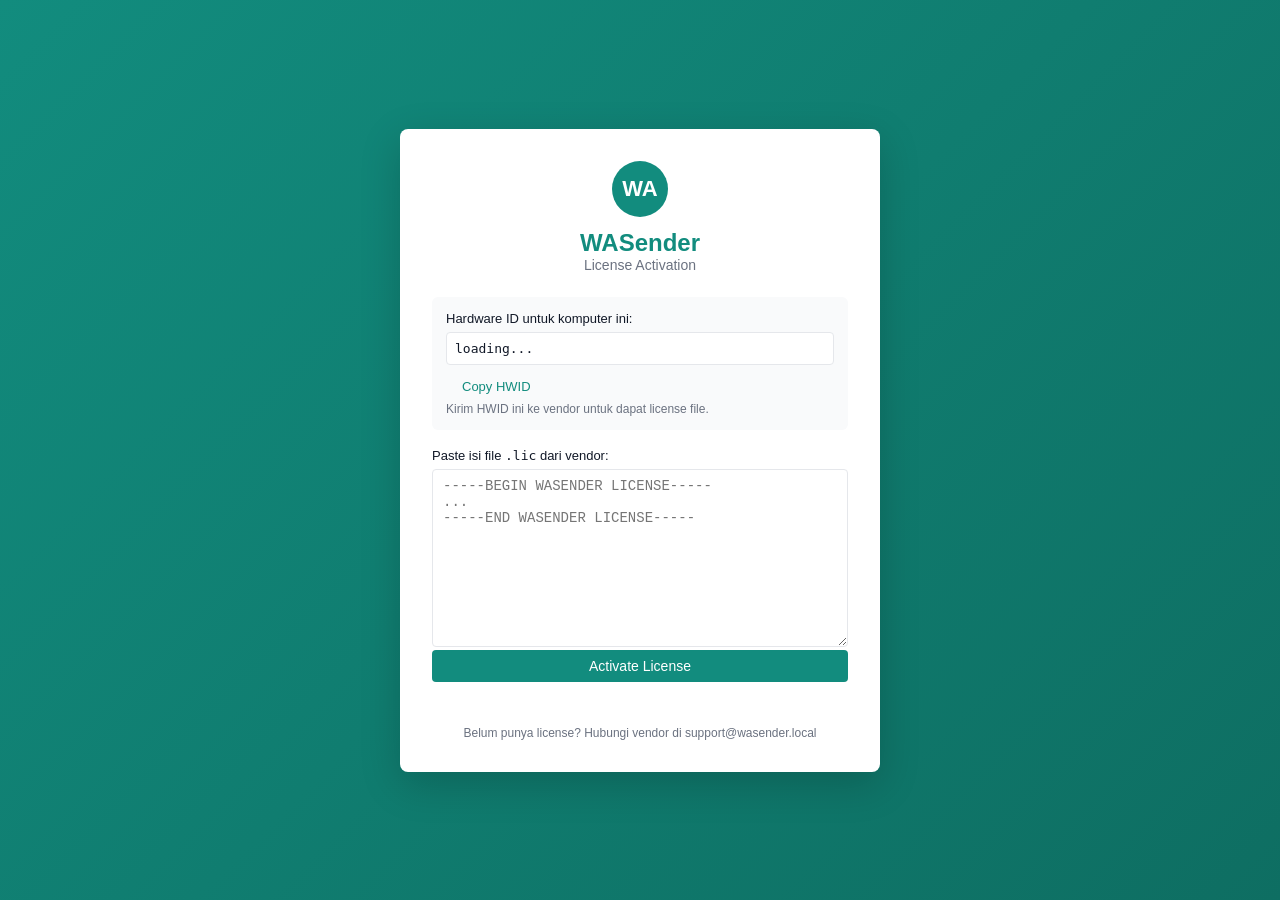
<file: src/wasender/ui/login.html>
<!DOCTYPE html>
<html lang="en">
<head>
  <meta charset="UTF-8">
  <title>WASender — License Activation</title>
  <link rel="stylesheet" href="assets/css/main.css">
</head>
<body class="auth">
  <div class="auth-card">
    <div class="auth-logo">
      <div class="logo-circle">WA</div>
      <h1>WASender</h1>
      <p class="muted">License Activation</p>
    </div>

    <div class="hwid-block">
      <label>Hardware ID untuk komputer ini:</label>
      <div class="hwid-display" id="hwid-display">loading...</div>
      <button id="copy-hwid" class="btn btn-ghost">Copy HWID</button>
      <p class="muted small">Kirim HWID ini ke vendor untuk dapat license file.</p>
    </div>

    <div class="form-group">
      <label for="lic-text">Paste isi file <code>.lic</code> dari vendor:</label>
      <textarea id="lic-text" rows="10" placeholder="-----BEGIN WASENDER LICENSE-----&#10;...&#10;-----END WASENDER LICENSE-----"></textarea>
      <button id="activate" class="btn btn-primary btn-block">Activate License</button>
      <div id="activation-msg" class="msg"></div>
    </div>

    <p class="muted small text-center">
      Belum punya license? Hubungi vendor di support@wasender.local
    </p>
  </div>

  <script src="assets/js/api.js"></script>
  <script>
    (async () => {
      const hwid = await api.get_hwid();
      document.getElementById('hwid-display').textContent = hwid.short + '...';
      document.getElementById('hwid-display').title = hwid.hwid;

      document.getElementById('copy-hwid').onclick = async () => {
        await navigator.clipboard.writeText(hwid.hwid);
        document.getElementById('copy-hwid').textContent = 'Copied!';
        setTimeout(() => document.getElementById('copy-hwid').textContent = 'Copy HWID', 1500);
      };

      document.getElementById('activate').onclick = async () => {
        const text = document.getElementById('lic-text').value.trim();
        const msg = document.getElementById('activation-msg');
        msg.className = 'msg';
        msg.textContent = 'Activating...';
        const result = await api.install_license(text);
        if (result.ok) {
          msg.className = 'msg success';
          msg.textContent = `Activated! Tier: ${result.data.tier}. Restart aplikasi.`;
        } else {
          msg.className = 'msg error';
          msg.textContent = result.error;
        }
      };
    })();
  </script>
</body>
</html>
</file>
<file: src/wasender/ui/assets/css/main.css>
/* WASender — color scheme matches reference (green primary, light gray bg) */

* { box-sizing: border-box; margin: 0; padding: 0; }

:root {
  --green: #128C7E;
  --green-dark: #0e6e62;
  --green-light: #25D366;
  --bg: #f3f4f6;
  --card: #ffffff;
  --text: #111827;
  --muted: #6b7280;
  --border: #e5e7eb;
  --danger: #dc2626;
  --warning: #f59e0b;
  --success: #16a34a;
  --sidebar-bg: #fafafa;
  --sidebar-active-bg: #d1fae5;
}

html, body {
  font-family: 'Segoe UI', Tahoma, sans-serif;
  font-size: 14px;
  background: var(--bg);
  color: var(--text);
  height: 100%;
  overflow: hidden;
}

button {
  font-family: inherit;
  font-size: inherit;
  border: none;
  cursor: pointer;
  background: transparent;
}

input, textarea, select {
  font-family: inherit;
  font-size: inherit;
  padding: 8px 10px;
  border: 1px solid var(--border);
  border-radius: 4px;
  background: white;
  width: 100%;
}

input:focus, textarea:focus, select:focus {
  outline: none;
  border-color: var(--green);
  box-shadow: 0 0 0 2px rgba(18, 140, 126, 0.15);
}

textarea { font-family: 'Consolas', 'Courier New', monospace; resize: vertical; }

/* ---------- Topbar ---------- */
.topbar {
  display: flex;
  align-items: center;
  height: 50px;
  padding: 0 16px;
  background: var(--green);
  color: white;
}

.hamburger {
  background: transparent;
  color: white;
  font-size: 22px;
  margin-right: 12px;
  padding: 4px 8px;
}

.brand {
  font-size: 18px;
  font-weight: 600;
  flex: 1;
}

.topbar-right { display: flex; gap: 12px; align-items: center; }
.license-badge {
  background: rgba(255, 255, 255, 0.18);
  padding: 4px 10px;
  border-radius: 12px;
  font-size: 12px;
}

/* ---------- Layout ---------- */
.layout {
  display: grid;
  grid-template-columns: 60px 1fr;
  height: calc(100vh - 50px);
}

/* ---------- Sidebar ---------- */
.sidebar {
  background: var(--sidebar-bg);
  border-right: 1px solid var(--border);
  display: flex;
  flex-direction: column;
  align-items: center;
  padding-top: 16px;
  gap: 4px;
}

.nav-item {
  width: 44px;
  height: 44px;
  border-radius: 6px;
  color: #555;
  display: flex;
  align-items: center;
  justify-content: center;
  transition: all 0.15s;
}

.nav-item:hover { background: #e5e7eb; color: var(--green); }
.nav-item.active {
  background: var(--sidebar-active-bg);
  color: var(--green);
}

/* ---------- Main / Pages ---------- */
.main {
  overflow-y: auto;
  padding: 24px;
}

.page-header {
  margin-bottom: 20px;
  display: flex;
  justify-content: space-between;
  align-items: center;
}

.page-title { font-size: 22px; font-weight: 600; }
.page-subtitle { color: var(--muted); font-size: 13px; }

/* ---------- Feature Grid (matches screenshot) ---------- */
.section-label {
  font-size: 14px;
  font-weight: 600;
  color: var(--muted);
  margin: 24px 0 12px;
  text-transform: capitalize;
}

.feature-grid {
  display: grid;
  grid-template-columns: repeat(auto-fill, minmax(180px, 1fr));
  gap: 16px;
}

.feature-card {
  background: white;
  border: 1px solid var(--border);
  border-radius: 6px;
  padding: 18px 14px;
  text-align: center;
  display: flex;
  flex-direction: column;
  align-items: center;
  gap: 12px;
  transition: box-shadow 0.15s, transform 0.15s;
}

.feature-card:hover {
  box-shadow: 0 4px 14px rgba(0, 0, 0, 0.08);
  transform: translateY(-2px);
}

.feature-icon {
  width: 56px;
  height: 56px;
  display: flex;
  align-items: center;
  justify-content: center;
  color: #333;
}

.feature-name {
  font-size: 13px;
  font-weight: 600;
  min-height: 36px;
  display: flex;
  align-items: center;
  justify-content: center;
}

.feature-action {
  background: var(--green);
  color: white;
  width: 100%;
  padding: 8px;
  border-radius: 3px;
  font-size: 12px;
  font-weight: 500;
  letter-spacing: 0.5px;
  display: flex;
  align-items: center;
  justify-content: center;
  gap: 6px;
}

.feature-action:hover { background: var(--green-dark); }

/* ---------- Buttons ---------- */
.btn {
  padding: 8px 16px;
  border-radius: 4px;
  font-weight: 500;
  display: inline-flex;
  align-items: center;
  gap: 6px;
  transition: all 0.15s;
}

.btn-primary { background: var(--green); color: white; }
.btn-primary:hover { background: var(--green-dark); }
.btn-secondary { background: white; color: var(--text); border: 1px solid var(--border); }
.btn-secondary:hover { background: var(--bg); }
.btn-ghost { background: transparent; color: var(--green); }
.btn-ghost:hover { background: rgba(18, 140, 126, 0.1); }
.btn-danger { background: var(--danger); color: white; }
.btn-block { width: 100%; justify-content: center; }
.btn-sm { padding: 4px 10px; font-size: 12px; }

/* ---------- Forms ---------- */
.form-group { margin-bottom: 16px; }
.form-group label {
  display: block;
  margin-bottom: 6px;
  font-weight: 500;
  font-size: 13px;
}

.form-row { display: grid; grid-template-columns: repeat(2, 1fr); gap: 12px; }

.field-hint { font-size: 12px; color: var(--muted); margin-top: 4px; }

/* ---------- Cards / Containers ---------- */
.card {
  background: white;
  border: 1px solid var(--border);
  border-radius: 6px;
  padding: 20px;
  margin-bottom: 16px;
}

.card-title { font-size: 16px; font-weight: 600; margin-bottom: 12px; }

/* ---------- Tables ---------- */
.table {
  width: 100%;
  background: white;
  border-collapse: collapse;
  font-size: 13px;
}

.table th, .table td {
  padding: 10px 12px;
  text-align: left;
  border-bottom: 1px solid var(--border);
}

.table th {
  background: #f9fafb;
  font-weight: 600;
  color: #374151;
}

.table tbody tr:hover { background: #fafafa; }

/* ---------- Stats ---------- */
.stats-grid {
  display: grid;
  grid-template-columns: repeat(auto-fit, minmax(140px, 1fr));
  gap: 12px;
  margin-bottom: 20px;
}

.stat-card {
  background: white;
  border: 1px solid var(--border);
  border-radius: 6px;
  padding: 16px;
}

.stat-value { font-size: 24px; font-weight: 700; color: var(--green); }
.stat-label { color: var(--muted); font-size: 12px; margin-top: 4px; }

/* ---------- Modal ---------- */
.modal-backdrop {
  position: fixed;
  inset: 0;
  background: rgba(0, 0, 0, 0.45);
  display: flex;
  align-items: center;
  justify-content: center;
  z-index: 1000;
}

.modal {
  background: white;
  border-radius: 8px;
  max-width: 600px;
  width: 92%;
  max-height: 88vh;
  overflow-y: auto;
}

.modal-header {
  padding: 16px 20px;
  border-bottom: 1px solid var(--border);
  display: flex;
  justify-content: space-between;
  align-items: center;
}

.modal-title { font-weight: 600; font-size: 16px; }
.modal-close { font-size: 20px; padding: 0 8px; color: var(--muted); }
.modal-body { padding: 20px; }
.modal-footer {
  padding: 12px 20px;
  border-top: 1px solid var(--border);
  display: flex;
  gap: 8px;
  justify-content: flex-end;
}

/* ---------- Auth (license) ---------- */
.auth {
  display: flex;
  align-items: center;
  justify-content: center;
  min-height: 100vh;
  background: linear-gradient(135deg, var(--green) 0%, var(--green-dark) 100%);
  overflow-y: auto;
}

.auth-card {
  background: white;
  padding: 32px;
  border-radius: 8px;
  box-shadow: 0 12px 40px rgba(0, 0, 0, 0.18);
  width: 480px;
  max-width: 92%;
  margin: 24px;
}

.auth-logo { text-align: center; margin-bottom: 24px; }
.auth-logo h1 { color: var(--green); font-size: 24px; margin-top: 12px; }
.logo-circle {
  width: 56px;
  height: 56px;
  border-radius: 50%;
  background: var(--green);
  color: white;
  display: inline-flex;
  align-items: center;
  justify-content: center;
  font-size: 22px;
  font-weight: 700;
}

.hwid-block {
  background: #f9fafb;
  padding: 14px;
  border-radius: 6px;
  margin-bottom: 18px;
  font-size: 13px;
}

.hwid-display {
  font-family: 'Consolas', monospace;
  background: white;
  padding: 8px;
  border-radius: 4px;
  border: 1px solid var(--border);
  margin: 6px 0;
  font-size: 13px;
  word-break: break-all;
}

/* ---------- Utilities ---------- */
.muted { color: var(--muted); }
.small { font-size: 12px; }
.text-center { text-align: center; }
.row { display: flex; gap: 8px; }
.row-end { display: flex; gap: 8px; justify-content: flex-end; }
.flex-1 { flex: 1; }
.gap-12 { gap: 12px; }

.msg { padding: 8px 12px; border-radius: 4px; margin-top: 12px; font-size: 13px; }
.msg.success { background: #d1fae5; color: #065f46; }
.msg.error { background: #fee2e2; color: #991b1b; }
.msg.warning { background: #fef3c7; color: #92400e; }
.msg.info { background: #dbeafe; color: #1e40af; }

.badge { display: inline-block; padding: 2px 8px; border-radius: 10px; font-size: 11px; font-weight: 500; }
.badge-success { background: #d1fae5; color: #065f46; }
.badge-warn { background: #fef3c7; color: #92400e; }
.badge-error { background: #fee2e2; color: #991b1b; }
.badge-muted { background: #f3f4f6; color: var(--muted); }

/* ---------- Dashboard extras ---------- */
.dash-grid {
  display: grid;
  grid-template-columns: 1fr 1fr;
  gap: 16px;
  margin-bottom: 16px;
}
@media (max-width: 1100px) { .dash-grid { grid-template-columns: 1fr; } }

.quota-card { margin-bottom: 10px; }
.quota-top { display: flex; justify-content: space-between; align-items: center; margin-bottom: 6px; }
.progress { height: 8px; background: #eef0f2; border-radius: 4px; overflow: hidden; }
.progress > div { height: 100%; border-radius: 4px; background: var(--green); transition: width 0.3s; }
.progress > div.hot { background: var(--warning); }
.progress > div.full { background: var(--danger); }

.bars { display: flex; align-items: flex-end; gap: 6px; height: 150px; padding-top: 8px; }
.bar-col { flex: 1; display: flex; flex-direction: column; align-items: center; gap: 4px; min-width: 0; }
.bar-stack { display: flex; flex-direction: column-reverse; width: 100%; max-width: 34px; border-radius: 3px; overflow: hidden; background: #eef0f2; }
.bar-stack .b-sent { background: var(--green-light); }
.bar-stack .b-fail { background: var(--danger); }
.bar-day { font-size: 10px; color: var(--muted); }

.donut-wrap { display: flex; gap: 16px; align-items: center; }
.donut { width: 120px; height: 120px; border-radius: 50%; flex-shrink: 0; }
.donut-legend { font-size: 13px; display: flex; flex-direction: column; gap: 6px; }
.dot { display: inline-block; width: 10px; height: 10px; border-radius: 50%; margin-right: 6px; }

.feed { display: flex; flex-direction: column; gap: 8px; }
.feed-item { display: flex; gap: 8px; align-items: center; font-size: 13px; padding: 8px 10px; background: #f9fafb; border-radius: 4px; }
.feed-item .phone { font-family: Consolas, monospace; }
.feed-item .time { margin-left: auto; color: var(--muted); font-size: 12px; white-space: nowrap; }

.heatmap { display: grid; grid-template-columns: 34px repeat(24, 1fr); gap: 2px; align-items: center; }
.heatmap .hh { font-size: 10px; color: var(--muted); text-align: center; }
.heatmap .hd { font-size: 11px; color: var(--muted); font-weight: 600; }
.heatmap .cell { aspect-ratio: 1; border-radius: 2px; background: #eef0f2; min-width: 0; }

.alert-banner { display: flex; flex-direction: column; gap: 8px; margin-bottom: 16px; }
.health-score { font-size: 28px; font-weight: 700; }
.health-good { color: var(--success); }
.health-warn { color: var(--warning); }
.health-bad { color: var(--danger); }

.lic-chip { font-size: 12px; padding: 6px 12px; border-radius: 12px; background: #d1fae5; color: #065f46; font-weight: 600; }
.lic-chip.warn { background: #fef3c7; color: #92400e; }
.lic-chip.none { background: #fee2e2; color: #991b1b; }

.spinner {
  display: inline-block;
  width: 14px;
  height: 14px;
  border: 2px solid #e5e7eb;
  border-top-color: var(--green);
  border-radius: 50%;
  animation: spin 0.7s linear infinite;
}
@keyframes spin { to { transform: rotate(360deg); } }

/* ================= ENTERPRISE DESIGN SYSTEM (append-only, overrides above) ================= */
:root {
  --navy: #1a2338;
  --navy-light: #24304d;
  --navy-text: #c7cddc;
  --navy-muted: #8b94a7;
  --accent: #00a884;
  --radius: 10px;
  --shadow: 0 1px 3px rgba(16, 24, 40, 0.08);
  --shadow-lg: 0 8px 24px rgba(16, 24, 40, 0.12);
}

/* Sidebar navy permanen */
.layout { grid-template-columns: 212px 1fr; }
.sidebar {
  background: var(--navy);
  border-right: none;
  align-items: stretch;
  padding: 16px 10px;
  gap: 2px;
  overflow-y: auto;
}
.sidebar-brand { display: flex; align-items: center; gap: 10px; padding: 2px 10px 14px; }
.sidebar-logo {
  width: 38px; height: 38px; border-radius: 10px; flex-shrink: 0;
  background: linear-gradient(135deg, var(--green-light), var(--accent));
  color: #fff; font-weight: 800; font-size: 15px;
  display: flex; align-items: center; justify-content: center;
}
.sidebar-name { color: #fff; font-weight: 700; font-size: 15px; }
.sidebar-sub { color: var(--navy-muted); font-size: 11px; }
.sidebar-caption {
  color: var(--navy-muted); font-size: 10px; font-weight: 700;
  letter-spacing: 1.2px; padding: 12px 12px 6px;
}
.nav-item {
  width: 100%; height: 42px; border-radius: 8px;
  color: var(--navy-text); justify-content: flex-start;
  gap: 12px; padding: 0 12px; font-size: 13.5px; font-weight: 500;
  border-left: 3px solid transparent;
}
.nav-item svg { flex-shrink: 0; }
.nav-item:hover { background: var(--navy-light); color: #fff; }
.nav-item.active { background: var(--navy-light); color: #fff; border-left-color: var(--accent); }
.nav-label { white-space: nowrap; overflow: hidden; text-overflow: ellipsis; }

/* Sidebar collapsed (hamburger) -> icon rail */
.layout.sidebar-collapsed { grid-template-columns: 62px 1fr; }
.layout.sidebar-collapsed .sidebar { align-items: center; padding: 16px 8px; }
.layout.sidebar-collapsed .sidebar-brand,
.layout.sidebar-collapsed .sidebar-caption,
.layout.sidebar-collapsed .nav-label { display: none; }
.layout.sidebar-collapsed .nav-item { width: 44px; justify-content: center; padding: 0; border-left-color: transparent; }
.layout.sidebar-collapsed .nav-item.active { border-left-color: transparent; background: rgba(0, 168, 132, 0.25); }

/* Workspace 3 area */
.breadcrumb { font-size: 12px; color: var(--muted); margin-bottom: 4px; }
.breadcrumb strong { color: var(--text); }
.ws-grid { display: grid; grid-template-columns: 340px 1fr; gap: 16px; align-items: start; }
.ws-stack { display: flex; flex-direction: column; gap: 16px; min-width: 0; }
@media (max-width: 1100px) { .ws-grid { grid-template-columns: 1fr; } }
.card { border-radius: var(--radius); box-shadow: var(--shadow); }
.card-title-row { display: flex; align-items: center; gap: 8px; margin-bottom: 12px; }
.step-num {
  width: 22px; height: 22px; border-radius: 50%; flex-shrink: 0;
  background: var(--navy); color: #fff; font-size: 12px; font-weight: 700;
  display: inline-flex; align-items: center; justify-content: center;
}
.step-num.done { background: var(--success); }

/* Status & state */
.empty-state { text-align: center; padding: 32px 16px; color: var(--muted); }
.empty-state .big { font-size: 34px; margin-bottom: 8px; }
.skeleton {
  border-radius: 6px; background: linear-gradient(90deg, #eef0f2 25%, #e2e5e9 50%, #eef0f2 75%);
  background-size: 200% 100%; animation: shimmer 1.2s infinite; min-height: 14px; margin: 6px 0;
}
@keyframes shimmer { to { background-position: -200% 0; } }

/* Tabel data */
.table-wrap { border: 1px solid var(--border); border-radius: var(--radius); overflow: auto; max-height: 480px; background: #fff; }
.table thead th { position: sticky; top: 0; background: var(--navy); color: #fff; z-index: 1; white-space: nowrap; }
.table tbody tr:nth-child(even) { background: #f8fafc; }
.table tbody tr:hover { background: #eef6f4; }
.pager { display: flex; align-items: center; gap: 8px; padding: 10px 4px 0; font-size: 12px; color: var(--muted); }
.pager .flex-1 { flex: 1; }
</file>
<file: Documentation/assets/css/main.css>
@import url("font-awesome.min.css");
@import url('https://fonts.googleapis.com/css?family=Montserrat:300,300i,400,400i,500,500i,600,600i,700,700i,800,800i');
/*
	Read Only by HTML5 UP
	html5up.net | @n33co
	Free for personal and commercial use under the CCA 3.0 license (html5up.net/license)
*/

/* Reset */

html, body, div, span, applet, object, iframe, h1, h2, h3, h4, h5, h6, p, blockquote, pre, a, abbr, acronym, address, big, cite, code, del, dfn, em, img, ins, kbd, q, s, samp, small, strike, strong, sub, sup, tt, var, b, u, i, center, dl, dt, dd, ol, ul, li, fieldset, form, label, legend, table, caption, tbody, tfoot, thead, tr, th, td, article, aside, canvas, details, embed, figure, figcaption, footer, header, hgroup, menu, nav, output, ruby, section, summary, time, mark, audio, video {
	margin: 0;
	padding: 0;
	border: 0;
	font-size: 100%;
	font: inherit;
	vertical-align: baseline;
}
article, aside, details, figcaption, figure, footer, header, hgroup, menu, nav, section {
	display: block;
}
body {
	line-height: 1;
}
ol, ul {
	list-style: none;
}
blockquote, q {
	quotes: none;
}
blockquote:before, blockquote:after, q:before, q:after {
	content: '';
	content: none;
}
table {
	border-collapse: collapse;
	border-spacing: 0;
}
body {
	-webkit-text-size-adjust: none;
}
/* Box Model */

*, *:before, *:after {
	-moz-box-sizing: border-box;
	-webkit-box-sizing: border-box;
	box-sizing: border-box;
}
/* Containers */

.container {
	margin-left: auto;
	margin-right: auto;
}
 .container.\31 25\25 {
 width: 100%;
 max-width: 56.25em;
 min-width: 45em;
}
 .container.\37 5\25 {
 width: 33.75em;
}
 .container.\35 0\25 {
 width: 22.5em;
}
 .container.\32 5\25 {
 width: 11.25em;
}
.container {
	width: 45em;
}
 @media screen and (max-width: 1680px) {
 .container.\31 25\25 {
 width: 100%;
 max-width: 56.25em;
 min-width: 45em;
}
 .container.\37 5\25 {
 width: 33.75em;
}
 .container.\35 0\25 {
 width: 22.5em;
}
 .container.\32 5\25 {
 width: 11.25em;
}
.container {
	width: 50em;
}
}
 @media screen and (max-width: 1280px) {
 .container.\31 25\25 {
 width: 100%;
 max-width: 52.5em;
 min-width: 42em;
}
 .container.\37 5\25 {
 width: 31.5em;
}
 .container.\35 0\25 {
 width: 21em;
}
 .container.\32 5\25 {
 width: 10.5em;
}
.container {
	width: 42em;
}
}
 @media screen and (max-width: 1024px) {
 .container.\31 25\25 {
 width: 100%;
 max-width: 106.25%;
 min-width: 85%;
}
 .container.\37 5\25 {
 width: 63.75%;
}
 .container.\35 0\25 {
 width: 42.5%;
}
 .container.\32 5\25 {
 width: 21.25%;
}
.container {
	width: 85% !important;
}
}
 @media screen and (max-width: 736px) {
 .container.\31 25\25 {
 width: 100%;
 max-width: 112.5%;
 min-width: 90%;
}
 .container.\37 5\25 {
 width: 67.5%;
}
 .container.\35 0\25 {
 width: 45%;
}
 .container.\32 5\25 {
 width: 22.5%;
}
.container {
	width: 90% !important;
}
}
 @media screen and (max-width: 480px) {
 .container.\31 25\25 {
 width: 100%;
 max-width: 112.5%;
 min-width: 90%;
}
 .container.\37 5\25 {
 width: 67.5%;
}
 .container.\35 0\25 {
 width: 45%;
}
 .container.\32 5\25 {
 width: 22.5%;
}
.container {
	width: 90% !important;
}
}
/* Grid */

.row {
	border-bottom: solid 1px transparent;
	-moz-box-sizing: border-box;
	-webkit-box-sizing: border-box;
	box-sizing: border-box;
}
.row > * {
	float: left;
	-moz-box-sizing: border-box;
	-webkit-box-sizing: border-box;
	box-sizing: border-box;
}
.row:after, .row:before {
	content: '';
	display: block;
	clear: both;
	height: 0;
}
.row.uniform > * > :first-child {
	margin-top: 0;
}
.row.uniform > * > :last-child {
	margin-bottom: 0;
}
.row.\30 \25 > * {
	padding: 0 0 0 0em;
}
.row.\30 \25 {
	margin: 0 0 -1px 0em;
}
.row.uniform.\30 \25 > * {
	padding: 0em 0 0 0em;
}
.row.uniform.\30 \25 {
	margin: 0em 0 -1px 0em;
}
.row > * {
	padding: 0 0 0 2em;
}
.row {
	margin: 0 0 -1px -2em;
}
.row.uniform > * {
	padding: 2em 0 0 2em;
}
.row.uniform {
	margin: -2em 0 -1px -2em;
}
 .row.\32 00\25 > * {
 padding: 0 0 0 4em;
}
 .row.\32 00\25 {
 margin: 0 0 -1px -4em;
}
 .row.uniform.\32 00\25 > * {
 padding: 4em 0 0 4em;
}
 .row.uniform.\32 00\25 {
 margin: -4em 0 -1px -4em;
}
 .row.\31 50\25 > * {
 padding: 0 0 0 3em;
}
 .row.\31 50\25 {
 margin: 0 0 -1px -3em;
}
 .row.uniform.\31 50\25 > * {
 padding: 3em 0 0 3em;
}
 .row.uniform.\31 50\25 {
 margin: -3em 0 -1px -3em;
}
 .row.\35 0\25 > * {
 padding: 0 0 0 1em;
}
 .row.\35 0\25 {
 margin: 0 0 -1px -1em;
}
 .row.uniform.\35 0\25 > * {
 padding: 1em 0 0 1em;
}
 .row.uniform.\35 0\25 {
 margin: -1em 0 -1px -1em;
}
 .row.\32 5\25 > * {
 padding: 0 0 0 0.5em;
}
 .row.\32 5\25 {
 margin: 0 0 -1px -0.5em;
}
 .row.uniform.\32 5\25 > * {
 padding: 0.5em 0 0 0.5em;
}
 .row.uniform.\32 5\25 {
 margin: -0.5em 0 -1px -0.5em;
}
 .\31 2u, .\31 2u\24 {
 width: 100%;
 clear: none;
 margin-left: 0;
}
 .\31 1u, .\31 1u\24 {
 width: 91.6666666667%;
 clear: none;
 margin-left: 0;
}
 .\31 0u, .\31 0u\24 {
 width: 83.3333333333%;
 clear: none;
 margin-left: 0;
}
.\39 u, .\39 u\24 {
	width: 75%;
	clear: none;
	margin-left: 0;
}
.\38 u, .\38 u\24 {
	width: 66.6666666667%;
	clear: none;
	margin-left: 0;
}
.\37 u, .\37 u\24 {
	width: 58.3333333333%;
	clear: none;
	margin-left: 0;
}
.\36 u, .\36 u\24 {
	width: 50%;
	clear: none;
	margin-left: 0;
}
.\35 u, .\35 u\24 {
	width: 41.6666666667%;
	clear: none;
	margin-left: 0;
}
.\34 u, .\34 u\24 {
	width: 33.3333333333%;
	clear: none;
	margin-left: 0;
}
.\33 u, .\33 u\24 {
	width: 25%;
	clear: none;
	margin-left: 0;
}
.\32 u, .\32 u\24 {
	width: 16.6666666667%;
	clear: none;
	margin-left: 0;
}
.\31 u, .\31 u\24 {
	width: 8.3333333333%;
	clear: none;
	margin-left: 0;
}
 .\31 2u\24 + *, .\31 1u\24 + *, .\31 0u\24 + *, .\39 u\24 + *, .\38 u\24 + *, .\37 u\24 + *, .\36 u\24 + *, .\35 u\24 + *, .\34 u\24 + *, .\33 u\24 + *, .\32 u\24 + *, .\31 u\24 + * {
 clear: left;
}
.\-11u {
	margin-left: 91.66667%;
}
.\-10u {
	margin-left: 83.33333%;
}
.\-9u {
	margin-left: 75%;
}
.\-8u {
	margin-left: 66.66667%;
}
.\-7u {
	margin-left: 58.33333%;
}
.\-6u {
	margin-left: 50%;
}
.\-5u {
	margin-left: 41.66667%;
}
.\-4u {
	margin-left: 33.33333%;
}
.\-3u {
	margin-left: 25%;
}
.\-2u {
	margin-left: 16.66667%;
}
.\-1u {
	margin-left: 8.33333%;
}
 @media screen and (max-width: 1680px) {
.row > * {
	padding: 0 0 0 2em;
}
.row {
	margin: 0 0 -1px -2em;
}
.row.uniform > * {
	padding: 2em 0 0 2em;
}
.row.uniform {
	margin: -2em 0 -1px -2em;
}
 .row.\32 00\25 > * {
 padding: 0 0 0 4em;
}
 .row.\32 00\25 {
 margin: 0 0 -1px -4em;
}
 .row.uniform.\32 00\25 > * {
 padding: 4em 0 0 4em;
}
 .row.uniform.\32 00\25 {
 margin: -4em 0 -1px -4em;
}
 .row.\31 50\25 > * {
 padding: 0 0 0 3em;
}
 .row.\31 50\25 {
 margin: 0 0 -1px -3em;
}
 .row.uniform.\31 50\25 > * {
 padding: 3em 0 0 3em;
}
 .row.uniform.\31 50\25 {
 margin: -3em 0 -1px -3em;
}
 .row.\35 0\25 > * {
 padding: 0 0 0 1em;
}
 .row.\35 0\25 {
 margin: 0 0 -1px -1em;
}
 .row.uniform.\35 0\25 > * {
 padding: 1em 0 0 1em;
}
 .row.uniform.\35 0\25 {
 margin: -1em 0 -1px -1em;
}
 .row.\32 5\25 > * {
 padding: 0 0 0 0.5em;
}
 .row.\32 5\25 {
 margin: 0 0 -1px -0.5em;
}
 .row.uniform.\32 5\25 > * {
 padding: 0.5em 0 0 0.5em;
}
 .row.uniform.\32 5\25 {
 margin: -0.5em 0 -1px -0.5em;
}
 .\31 2u\28xlarge\29, .\31 2u\24\28xlarge\29 {
 width: 100%;
 clear: none;
 margin-left: 0;
}
 .\31 1u\28xlarge\29, .\31 1u\24\28xlarge\29 {
 width: 91.6666666667%;
 clear: none;
 margin-left: 0;
}
 .\31 0u\28xlarge\29, .\31 0u\24\28xlarge\29 {
 width: 83.3333333333%;
 clear: none;
 margin-left: 0;
}
.\39 u\28xlarge\29, .\39 u\24\28xlarge\29 {
	width: 75%;
	clear: none;
	margin-left: 0;
}
.\38 u\28xlarge\29, .\38 u\24\28xlarge\29 {
	width: 66.6666666667%;
	clear: none;
	margin-left: 0;
}
.\37 u\28xlarge\29, .\37 u\24\28xlarge\29 {
	width: 58.3333333333%;
	clear: none;
	margin-left: 0;
}
.\36 u\28xlarge\29, .\36 u\24\28xlarge\29 {
	width: 50%;
	clear: none;
	margin-left: 0;
}
.\35 u\28xlarge\29, .\35 u\24\28xlarge\29 {
	width: 41.6666666667%;
	clear: none;
	margin-left: 0;
}
.\34 u\28xlarge\29, .\34 u\24\28xlarge\29 {
	width: 33.3333333333%;
	clear: none;
	margin-left: 0;
}
.\33 u\28xlarge\29, .\33 u\24\28xlarge\29 {
	width: 25%;
	clear: none;
	margin-left: 0;
}
.\32 u\28xlarge\29, .\32 u\24\28xlarge\29 {
	width: 16.6666666667%;
	clear: none;
	margin-left: 0;
}
.\31 u\28xlarge\29, .\31 u\24\28xlarge\29 {
	width: 8.3333333333%;
	clear: none;
	margin-left: 0;
}
 .\31 2u\24\28xlarge\29 + *, .\31 1u\24\28xlarge\29 + *, .\31 0u\24\28xlarge\29 + *, .\39 u\24\28xlarge\29 + *, .\38 u\24\28xlarge\29 + *, .\37 u\24\28xlarge\29 + *, .\36 u\24\28xlarge\29 + *, .\35 u\24\28xlarge\29 + *, .\34 u\24\28xlarge\29 + *, .\33 u\24\28xlarge\29 + *, .\32 u\24\28xlarge\29 + *, .\31 u\24\28xlarge\29 + * {
 clear: left;
}
.\-11u\28xlarge\29 {
	margin-left: 91.66667%;
}
.\-10u\28xlarge\29 {
	margin-left: 83.33333%;
}
.\-9u\28xlarge\29 {
	margin-left: 75%;
}
.\-8u\28xlarge\29 {
	margin-left: 66.66667%;
}
.\-7u\28xlarge\29 {
	margin-left: 58.33333%;
}
.\-6u\28xlarge\29 {
	margin-left: 50%;
}
.\-5u\28xlarge\29 {
	margin-left: 41.66667%;
}
.\-4u\28xlarge\29 {
	margin-left: 33.33333%;
}
.\-3u\28xlarge\29 {
	margin-left: 25%;
}
.\-2u\28xlarge\29 {
	margin-left: 16.66667%;
}
.\-1u\28xlarge\29 {
	margin-left: 8.33333%;
}
}
 @media screen and (max-width: 1280px) {
.row > * {
	padding: 0 0 0 1.5em;
}
.row {
	margin: 0 0 -1px -1.5em;
}
.row.uniform > * {
	padding: 1.5em 0 0 1.5em;
}
.row.uniform {
	margin: -1.5em 0 -1px -1.5em;
}
 .row.\32 00\25 > * {
 padding: 0 0 0 3em;
}
 .row.\32 00\25 {
 margin: 0 0 -1px -3em;
}
 .row.uniform.\32 00\25 > * {
 padding: 3em 0 0 3em;
}
 .row.uniform.\32 00\25 {
 margin: -3em 0 -1px -3em;
}
 .row.\31 50\25 > * {
 padding: 0 0 0 2.25em;
}
 .row.\31 50\25 {
 margin: 0 0 -1px -2.25em;
}
 .row.uniform.\31 50\25 > * {
 padding: 2.25em 0 0 2.25em;
}
 .row.uniform.\31 50\25 {
 margin: -2.25em 0 -1px -2.25em;
}
 .row.\35 0\25 > * {
 padding: 0 0 0 0.75em;
}
 .row.\35 0\25 {
 margin: 0 0 -1px -0.75em;
}
 .row.uniform.\35 0\25 > * {
 padding: 0.75em 0 0 0.75em;
}
 .row.uniform.\35 0\25 {
 margin: -0.75em 0 -1px -0.75em;
}
 .row.\32 5\25 > * {
 padding: 0 0 0 0.375em;
}
 .row.\32 5\25 {
 margin: 0 0 -1px -0.375em;
}
 .row.uniform.\32 5\25 > * {
 padding: 0.375em 0 0 0.375em;
}
 .row.uniform.\32 5\25 {
 margin: -0.375em 0 -1px -0.375em;
}
 .\31 2u\28large\29, .\31 2u\24\28large\29 {
 width: 100%;
 clear: none;
 margin-left: 0;
}
 .\31 1u\28large\29, .\31 1u\24\28large\29 {
 width: 91.6666666667%;
 clear: none;
 margin-left: 0;
}
 .\31 0u\28large\29, .\31 0u\24\28large\29 {
 width: 83.3333333333%;
 clear: none;
 margin-left: 0;
}
.\39 u\28large\29, .\39 u\24\28large\29 {
	width: 75%;
	clear: none;
	margin-left: 0;
}
.\38 u\28large\29, .\38 u\24\28large\29 {
	width: 66.6666666667%;
	clear: none;
	margin-left: 0;
}
.\37 u\28large\29, .\37 u\24\28large\29 {
	width: 58.3333333333%;
	clear: none;
	margin-left: 0;
}
.\36 u\28large\29, .\36 u\24\28large\29 {
	width: 50%;
	clear: none;
	margin-left: 0;
}
.\35 u\28large\29, .\35 u\24\28large\29 {
	width: 41.6666666667%;
	clear: none;
	margin-left: 0;
}
.\34 u\28large\29, .\34 u\24\28large\29 {
	width: 33.3333333333%;
	clear: none;
	margin-left: 0;
}
.\33 u\28large\29, .\33 u\24\28large\29 {
	width: 25%;
	clear: none;
	margin-left: 0;
}
.\32 u\28large\29, .\32 u\24\28large\29 {
	width: 16.6666666667%;
	clear: none;
	margin-left: 0;
}
.\31 u\28large\29, .\31 u\24\28large\29 {
	width: 8.3333333333%;
	clear: none;
	margin-left: 0;
}
 .\31 2u\24\28large\29 + *, .\31 1u\24\28large\29 + *, .\31 0u\24\28large\29 + *, .\39 u\24\28large\29 + *, .\38 u\24\28large\29 + *, .\37 u\24\28large\29 + *, .\36 u\24\28large\29 + *, .\35 u\24\28large\29 + *, .\34 u\24\28large\29 + *, .\33 u\24\28large\29 + *, .\32 u\24\28large\29 + *, .\31 u\24\28large\29 + * {
 clear: left;
}
.\-11u\28large\29 {
	margin-left: 91.66667%;
}
.\-10u\28large\29 {
	margin-left: 83.33333%;
}
.\-9u\28large\29 {
	margin-left: 75%;
}
.\-8u\28large\29 {
	margin-left: 66.66667%;
}
.\-7u\28large\29 {
	margin-left: 58.33333%;
}
.\-6u\28large\29 {
	margin-left: 50%;
}
.\-5u\28large\29 {
	margin-left: 41.66667%;
}
.\-4u\28large\29 {
	margin-left: 33.33333%;
}
.\-3u\28large\29 {
	margin-left: 25%;
}
.\-2u\28large\29 {
	margin-left: 16.66667%;
}
.\-1u\28large\29 {
	margin-left: 8.33333%;
}
}
 @media screen and (max-width: 1024px) {
.row > * {
	padding: 0 0 0 1.5em;
}
.row {
	margin: 0 0 -1px -1.5em;
}
.row.uniform > * {
	padding: 1.5em 0 0 1.5em;
}
.row.uniform {
	margin: -1.5em 0 -1px -1.5em;
}
 .row.\32 00\25 > * {
 padding: 0 0 0 3em;
}
 .row.\32 00\25 {
 margin: 0 0 -1px -3em;
}
 .row.uniform.\32 00\25 > * {
 padding: 3em 0 0 3em;
}
 .row.uniform.\32 00\25 {
 margin: -3em 0 -1px -3em;
}
 .row.\31 50\25 > * {
 padding: 0 0 0 2.25em;
}
 .row.\31 50\25 {
 margin: 0 0 -1px -2.25em;
}
 .row.uniform.\31 50\25 > * {
 padding: 2.25em 0 0 2.25em;
}
 .row.uniform.\31 50\25 {
 margin: -2.25em 0 -1px -2.25em;
}
 .row.\35 0\25 > * {
 padding: 0 0 0 0.75em;
}
 .row.\35 0\25 {
 margin: 0 0 -1px -0.75em;
}
 .row.uniform.\35 0\25 > * {
 padding: 0.75em 0 0 0.75em;
}
 .row.uniform.\35 0\25 {
 margin: -0.75em 0 -1px -0.75em;
}
 .row.\32 5\25 > * {
 padding: 0 0 0 0.375em;
}
 .row.\32 5\25 {
 margin: 0 0 -1px -0.375em;
}
 .row.uniform.\32 5\25 > * {
 padding: 0.375em 0 0 0.375em;
}
 .row.uniform.\32 5\25 {
 margin: -0.375em 0 -1px -0.375em;
}
 .\31 2u\28medium\29, .\31 2u\24\28medium\29 {
 width: 100%;
 clear: none;
 margin-left: 0;
}
 .\31 1u\28medium\29, .\31 1u\24\28medium\29 {
 width: 91.6666666667%;
 clear: none;
 margin-left: 0;
}
 .\31 0u\28medium\29, .\31 0u\24\28medium\29 {
 width: 83.3333333333%;
 clear: none;
 margin-left: 0;
}
.\39 u\28medium\29, .\39 u\24\28medium\29 {
	width: 75%;
	clear: none;
	margin-left: 0;
}
.\38 u\28medium\29, .\38 u\24\28medium\29 {
	width: 66.6666666667%;
	clear: none;
	margin-left: 0;
}
.\37 u\28medium\29, .\37 u\24\28medium\29 {
	width: 58.3333333333%;
	clear: none;
	margin-left: 0;
}
.\36 u\28medium\29, .\36 u\24\28medium\29 {
	width: 50%;
	clear: none;
	margin-left: 0;
}
.\35 u\28medium\29, .\35 u\24\28medium\29 {
	width: 41.6666666667%;
	clear: none;
	margin-left: 0;
}
.\34 u\28medium\29, .\34 u\24\28medium\29 {
	width: 33.3333333333%;
	clear: none;
	margin-left: 0;
}
.\33 u\28medium\29, .\33 u\24\28medium\29 {
	width: 25%;
	clear: none;
	margin-left: 0;
}
.\32 u\28medium\29, .\32 u\24\28medium\29 {
	width: 16.6666666667%;
	clear: none;
	margin-left: 0;
}
.\31 u\28medium\29, .\31 u\24\28medium\29 {
	width: 8.3333333333%;
	clear: none;
	margin-left: 0;
}
 .\31 2u\24\28medium\29 + *, .\31 1u\24\28medium\29 + *, .\31 0u\24\28medium\29 + *, .\39 u\24\28medium\29 + *, .\38 u\24\28medium\29 + *, .\37 u\24\28medium\29 + *, .\36 u\24\28medium\29 + *, .\35 u\24\28medium\29 + *, .\34 u\24\28medium\29 + *, .\33 u\24\28medium\29 + *, .\32 u\24\28medium\29 + *, .\31 u\24\28medium\29 + * {
 clear: left;
}
.\-11u\28medium\29 {
	margin-left: 91.66667%;
}
.\-10u\28medium\29 {
	margin-left: 83.33333%;
}
.\-9u\28medium\29 {
	margin-left: 75%;
}
.\-8u\28medium\29 {
	margin-left: 66.66667%;
}
.\-7u\28medium\29 {
	margin-left: 58.33333%;
}
.\-6u\28medium\29 {
	margin-left: 50%;
}
.\-5u\28medium\29 {
	margin-left: 41.66667%;
}
.\-4u\28medium\29 {
	margin-left: 33.33333%;
}
.\-3u\28medium\29 {
	margin-left: 25%;
}
.\-2u\28medium\29 {
	margin-left: 16.66667%;
}
.\-1u\28medium\29 {
	margin-left: 8.33333%;
}
}
 @media screen and (max-width: 736px) {
.row > * {
	padding: 0 0 0 1.25em;
}
.row {
	margin: 0 0 -1px -1.25em;
}
.row.uniform > * {
	padding: 1.25em 0 0 1.25em;
}
.row.uniform {
	margin: -1.25em 0 -1px -1.25em;
}
 .row.\32 00\25 > * {
 padding: 0 0 0 2.5em;
}
 .row.\32 00\25 {
 margin: 0 0 -1px -2.5em;
}
 .row.uniform.\32 00\25 > * {
 padding: 2.5em 0 0 2.5em;
}
 .row.uniform.\32 00\25 {
 margin: -2.5em 0 -1px -2.5em;
}
 .row.\31 50\25 > * {
 padding: 0 0 0 1.875em;
}
 .row.\31 50\25 {
 margin: 0 0 -1px -1.875em;
}
 .row.uniform.\31 50\25 > * {
 padding: 1.875em 0 0 1.875em;
}
 .row.uniform.\31 50\25 {
 margin: -1.875em 0 -1px -1.875em;
}
 .row.\35 0\25 > * {
 padding: 0 0 0 0.625em;
}
 .row.\35 0\25 {
 margin: 0 0 -1px -0.625em;
}
 .row.uniform.\35 0\25 > * {
 padding: 0.625em 0 0 0.625em;
}
 .row.uniform.\35 0\25 {
 margin: -0.625em 0 -1px -0.625em;
}
 .row.\32 5\25 > * {
 padding: 0 0 0 0.3125em;
}
 .row.\32 5\25 {
 margin: 0 0 -1px -0.3125em;
}
 .row.uniform.\32 5\25 > * {
 padding: 0.3125em 0 0 0.3125em;
}
 .row.uniform.\32 5\25 {
 margin: -0.3125em 0 -1px -0.3125em;
}
 .\31 2u\28small\29, .\31 2u\24\28small\29 {
 width: 100%;
 clear: none;
 margin-left: 0;
}
 .\31 1u\28small\29, .\31 1u\24\28small\29 {
 width: 91.6666666667%;
 clear: none;
 margin-left: 0;
}
 .\31 0u\28small\29, .\31 0u\24\28small\29 {
 width: 83.3333333333%;
 clear: none;
 margin-left: 0;
}
.\39 u\28small\29, .\39 u\24\28small\29 {
	width: 75%;
	clear: none;
	margin-left: 0;
}
.\38 u\28small\29, .\38 u\24\28small\29 {
	width: 66.6666666667%;
	clear: none;
	margin-left: 0;
}
.\37 u\28small\29, .\37 u\24\28small\29 {
	width: 58.3333333333%;
	clear: none;
	margin-left: 0;
}
.\36 u\28small\29, .\36 u\24\28small\29 {
	width: 50%;
	clear: none;
	margin-left: 0;
}
.\35 u\28small\29, .\35 u\24\28small\29 {
	width: 41.6666666667%;
	clear: none;
	margin-left: 0;
}
.\34 u\28small\29, .\34 u\24\28small\29 {
	width: 33.3333333333%;
	clear: none;
	margin-left: 0;
}
.\33 u\28small\29, .\33 u\24\28small\29 {
	width: 25%;
	clear: none;
	margin-left: 0;
}
.\32 u\28small\29, .\32 u\24\28small\29 {
	width: 16.6666666667%;
	clear: none;
	margin-left: 0;
}
.\31 u\28small\29, .\31 u\24\28small\29 {
	width: 8.3333333333%;
	clear: none;
	margin-left: 0;
}
 .\31 2u\24\28small\29 + *, .\31 1u\24\28small\29 + *, .\31 0u\24\28small\29 + *, .\39 u\24\28small\29 + *, .\38 u\24\28small\29 + *, .\37 u\24\28small\29 + *, .\36 u\24\28small\29 + *, .\35 u\24\28small\29 + *, .\34 u\24\28small\29 + *, .\33 u\24\28small\29 + *, .\32 u\24\28small\29 + *, .\31 u\24\28small\29 + * {
 clear: left;
}
.\-11u\28small\29 {
	margin-left: 91.66667%;
}
.\-10u\28small\29 {
	margin-left: 83.33333%;
}
.\-9u\28small\29 {
	margin-left: 75%;
}
.\-8u\28small\29 {
	margin-left: 66.66667%;
}
.\-7u\28small\29 {
	margin-left: 58.33333%;
}
.\-6u\28small\29 {
	margin-left: 50%;
}
.\-5u\28small\29 {
	margin-left: 41.66667%;
}
.\-4u\28small\29 {
	margin-left: 33.33333%;
}
.\-3u\28small\29 {
	margin-left: 25%;
}
.\-2u\28small\29 {
	margin-left: 16.66667%;
}
.\-1u\28small\29 {
	margin-left: 8.33333%;
}
}
 @media screen and (max-width: 480px) {
.row > * {
	padding: 0 0 0 1.25em;
}
.row {
	margin: 0 0 -1px -1.25em;
}
.row.uniform > * {
	padding: 1.25em 0 0 1.25em;
}
.row.uniform {
	margin: -1.25em 0 -1px -1.25em;
}
 .row.\32 00\25 > * {
 padding: 0 0 0 2.5em;
}
 .row.\32 00\25 {
 margin: 0 0 -1px -2.5em;
}
 .row.uniform.\32 00\25 > * {
 padding: 2.5em 0 0 2.5em;
}
 .row.uniform.\32 00\25 {
 margin: -2.5em 0 -1px -2.5em;
}
 .row.\31 50\25 > * {
 padding: 0 0 0 1.875em;
}
 .row.\31 50\25 {
 margin: 0 0 -1px -1.875em;
}
 .row.uniform.\31 50\25 > * {
 padding: 1.875em 0 0 1.875em;
}
 .row.uniform.\31 50\25 {
 margin: -1.875em 0 -1px -1.875em;
}
 .row.\35 0\25 > * {
 padding: 0 0 0 0.625em;
}
 .row.\35 0\25 {
 margin: 0 0 -1px -0.625em;
}
 .row.uniform.\35 0\25 > * {
 padding: 0.625em 0 0 0.625em;
}
 .row.uniform.\35 0\25 {
 margin: -0.625em 0 -1px -0.625em;
}
 .row.\32 5\25 > * {
 padding: 0 0 0 0.3125em;
}
 .row.\32 5\25 {
 margin: 0 0 -1px -0.3125em;
}
 .row.uniform.\32 5\25 > * {
 padding: 0.3125em 0 0 0.3125em;
}
 .row.uniform.\32 5\25 {
 margin: -0.3125em 0 -1px -0.3125em;
}
 .\31 2u\28xsmall\29, .\31 2u\24\28xsmall\29 {
 width: 100%;
 clear: none;
 margin-left: 0;
}
 .\31 1u\28xsmall\29, .\31 1u\24\28xsmall\29 {
 width: 91.6666666667%;
 clear: none;
 margin-left: 0;
}
 .\31 0u\28xsmall\29, .\31 0u\24\28xsmall\29 {
 width: 83.3333333333%;
 clear: none;
 margin-left: 0;
}
.\39 u\28xsmall\29, .\39 u\24\28xsmall\29 {
	width: 75%;
	clear: none;
	margin-left: 0;
}
.\38 u\28xsmall\29, .\38 u\24\28xsmall\29 {
	width: 66.6666666667%;
	clear: none;
	margin-left: 0;
}
.\37 u\28xsmall\29, .\37 u\24\28xsmall\29 {
	width: 58.3333333333%;
	clear: none;
	margin-left: 0;
}
.\36 u\28xsmall\29, .\36 u\24\28xsmall\29 {
	width: 50%;
	clear: none;
	margin-left: 0;
}
.\35 u\28xsmall\29, .\35 u\24\28xsmall\29 {
	width: 41.6666666667%;
	clear: none;
	margin-left: 0;
}
.\34 u\28xsmall\29, .\34 u\24\28xsmall\29 {
	width: 33.3333333333%;
	clear: none;
	margin-left: 0;
}
.\33 u\28xsmall\29, .\33 u\24\28xsmall\29 {
	width: 25%;
	clear: none;
	margin-left: 0;
}
.\32 u\28xsmall\29, .\32 u\24\28xsmall\29 {
	width: 16.6666666667%;
	clear: none;
	margin-left: 0;
}
.\31 u\28xsmall\29, .\31 u\24\28xsmall\29 {
	width: 8.3333333333%;
	clear: none;
	margin-left: 0;
}
 .\31 2u\24\28xsmall\29 + *, .\31 1u\24\28xsmall\29 + *, .\31 0u\24\28xsmall\29 + *, .\39 u\24\28xsmall\29 + *, .\38 u\24\28xsmall\29 + *, .\37 u\24\28xsmall\29 + *, .\36 u\24\28xsmall\29 + *, .\35 u\24\28xsmall\29 + *, .\34 u\24\28xsmall\29 + *, .\33 u\24\28xsmall\29 + *, .\32 u\24\28xsmall\29 + *, .\31 u\24\28xsmall\29 + * {
 clear: left;
}
.\-11u\28xsmall\29 {
	margin-left: 91.66667%;
}
.\-10u\28xsmall\29 {
	margin-left: 83.33333%;
}
.\-9u\28xsmall\29 {
	margin-left: 75%;
}
.\-8u\28xsmall\29 {
	margin-left: 66.66667%;
}
.\-7u\28xsmall\29 {
	margin-left: 58.33333%;
}
.\-6u\28xsmall\29 {
	margin-left: 50%;
}
.\-5u\28xsmall\29 {
	margin-left: 41.66667%;
}
.\-4u\28xsmall\29 {
	margin-left: 33.33333%;
}
.\-3u\28xsmall\29 {
	margin-left: 25%;
}
.\-2u\28xsmall\29 {
	margin-left: 16.66667%;
}
.\-1u\28xsmall\29 {
	margin-left: 8.33333%;
}
}
/* Basic */

body {
	background: #fff;
}
body, input, select, textarea {
	color: #888;
	font-family: "montserrat", sans-serif;
	font-size: 14pt;
	font-weight: 500;
	line-height: 28px;
}
a {
	-moz-transition: color 0.2s ease-in-out, border-color 0.2s ease-in-out;
	-webkit-transition: color 0.2s ease-in-out, border-color 0.2s ease-in-out;
	-ms-transition: color 0.2s ease-in-out, border-color 0.2s ease-in-out;
	transition: color 0.2s ease-in-out, border-color 0.2s ease-in-out;
	border-bottom: 0px;
	color: inherit;
	text-decoration: none;
}
a:hover {
	border-bottom-color: transparent;
	color: #e74c3c;
}
strong, b {
	color: #777;
	font-weight: 600;
}
em, i {
	font-style: italic;
}
p {	
	font-size:16px;
	margin: 0 0 1.25em 0;
	font-style: normal;
	line-height:30px;
}
.pt_bottom {
	margin-bottom: 10px;
}
h1.toc {
	font-size: 1.75em;
	margin-bottom: 30px;
}
h1, h2, h3, h4, h5, h6 {
	color: #777;
	font-weight: 700;
	line-height: 1em;
	margin: 0 0 0.5625em 0;
	font-style: normal;
}
h1 a, h2 a, h3 a, h4 a, h5 a, h6 a {
	border: 0;
	color: inherit;
	text-decoration: none;
}
h2 {
	font-size: 1.4em;
	line-height: 1.4em;
}
h3 {
	font-size: 1.75em;
	line-height: 1.5em;
}
h4 {
	font-size: 1.25em;
	line-height: 1.5em;
}
h5 {
	font-size: 0.9em;
	line-height: 1.5em;
}
h6 {
	font-size: 0.7em;
	line-height: 1.5em;
}
sub {
	font-size: 0.8em;
	position: relative;
	top: 0.5em;
}
sup {
	font-size: 0.8em;
	position: relative;
	top: -0.5em;
}
hr {
	border: 0;
	border-bottom: solid 2px #f4f4f4;
	margin: 2.25em 0;
}
hr.major {
	margin: 3.375em 0;
}
blockquote {
	border-left: solid 8px #e4e4e4;
	font-style: italic;
	margin: 0 0 2.25em 0;
	padding: 0.5em 0 0.5em 2em;
}
code {
	background: #b9b9b9;
	border-radius: 5px;
	color: #fff;
	font-family: "Source Code Pro", monospace;
	font-size: 0.9em;
	margin: 0 0.25em;
	padding: 0.25em 0.65em;
}
.app_screenshot section {
	width: 33%;
	height: auto;
	min-height: 500px;
	float: left;
	padding: 0 10px;
	box-sizing: border-box;
}
.app_screenshot section p {
	font-size: 15px;
}
.app_screenshot section hr {
	margin: 1em 0;
}
.screen_slt img {
	width: 33%;
	height: auto;
	padding: 0 15px;
}
.screen_slt hr {
	margin: 1em 0;
}
.screen_slt_item section {
	width: 33%;
	height: auto;
	float: left;
	padding: 0 15px;
	box-sizing: border-box;
}
.screen_slt_item section hr {
	margin: 1em 0;
}
.screen_slt_item section img {
	width: 100%;
}
.major {
	font-style: normal;
}
pre {
	font-family: "Source Code Pro", monospace;
	font-size: 0.9em;
	margin: 0 0 2.25em 0;
}
pre code {
	-webkit-overflow-scrolling: touch;
	display: block;
	line-height: 1.5em;
	overflow-x: auto;
	padding: 1em 1.5em;
}
.align-left {
	text-align: left;
}
.align-center {
	text-align: center;
}
.align-right {
	text-align: right;
}
/* Section/Article */

section.special, article.special {
	text-align: center;
}
header p {
	color: #aaa;
	position: relative;
	margin: 0 0 1.6875em 0;
}
header h2 + p {
	font-size: 1.25em;
	margin-top: -0.5em;
	line-height: 1.5em;
}
header h3 + p {
	font-size: 1.1em;
	margin-top: -0.35em;
	line-height: 1.5em;
}
header h4 + p, header h5 + p, header h6 + p {
	font-size: 0.9em;
	margin-top: -0.25em;
	line-height: 1.5em;
}
header.major h2 {
	color:#777;
	font-size: 34px;
	line-height: 48px;
}
header.major h2 + p {
	color: #777;
	font-size: 1.75em;
	font-weight: 700;
	margin-top: -0.75em;
}
/* Form */

form {
	margin: 0 0 2.25em 0;
}
label {
	color: #777;
	display: block;
	font-size: 0.9em;
	font-weight: 700;
	margin: 0 0 1.125em 0;
}
input::-moz-focus-inner {
	border: 0;
	padding: 0;
}
input[type="text"], input[type="password"], input[type="email"], select, textarea {
	-moz-appearance: none;
	-webkit-appearance: none;
	-ms-appearance: none;
	appearance: none;
	border-radius: 5px;
	border: none;
	border: solid 2px #e4e4e4;
	color: inherit;
	display: block;
	outline: 0;
	padding: 0 1em;
	text-decoration: none;
	width: 100%;
}
 input[type="text"]:invalid, input[type="password"]:invalid, input[type="email"]:invalid, select:invalid, textarea:invalid {
 box-shadow: none;
}
input[type="text"]:focus, input[type="password"]:focus, input[type="email"]:focus, select:focus, textarea:focus {
	border-color: #e74c3c;
}
.select-wrapper {
	text-decoration: none;
	display: block;
	position: relative;
}
.select-wrapper:before {
	-moz-osx-font-smoothing: grayscale;
	-webkit-font-smoothing: antialiased;
	font-family: FontAwesome;
	font-style: normal;
	font-weight: normal;
	text-transform: none !important;
}
.select-wrapper:before {
	color: #e4e4e4;
	content: '\f078';
	display: block;
	height: 2.75em;
	line-height: 2.75em;
	pointer-events: none;
	position: absolute;
	right: 0;
	text-align: center;
	top: 0;
	width: 2.75em;
}
 .select-wrapper select::-ms-expand {
 display: none;
}
input[type="text"], input[type="password"], input[type="email"], select {
	height: 2.75em;
}
textarea {
	padding: 0.75em 1em;
}
input[type="checkbox"], input[type="radio"] {
	-moz-appearance: none;
	-webkit-appearance: none;
	-ms-appearance: none;
	appearance: none;
	display: block;
	float: left;
	margin-right: -2em;
	opacity: 0;
	width: 1em;
	z-index: -1;
}
input[type="checkbox"] + label, input[type="radio"] + label {
	text-decoration: none;
	color: #888;
	cursor: pointer;
	display: inline-block;
	font-size: 1em;
	font-weight: 400;
	padding-left: 2.4em;
	padding-right: 0.75em;
	position: relative;
}
input[type="checkbox"] + label:before, input[type="radio"] + label:before {
	-moz-osx-font-smoothing: grayscale;
	-webkit-font-smoothing: antialiased;
	font-family: FontAwesome;
	font-style: normal;
	font-weight: normal;
	text-transform: none !important;
}
input[type="checkbox"] + label:before, input[type="radio"] + label:before {
	background: #fafafa;
	border-radius: 5px;
	border: solid 2px #e4e4e4;
	content: '';
	display: inline-block;
	height: 1.65em;
	left: 0;
	line-height: 1.58125em;
	position: absolute;
	text-align: center;
	top: 0;
	width: 1.65em;
}
input[type="checkbox"]:checked + label:before, input[type="radio"]:checked + label:before {
	background: #989898;
	border-color: #989898;
	color: #ffffff;
	content: '\f00c';
}
input[type="checkbox"]:focus + label:before, input[type="radio"]:focus + label:before {
	border-color: #e74c3c;
}
input[type="checkbox"] + label:before {
	border-radius: 5px;
}
input[type="radio"] + label:before {
	border-radius: 100%;
}

	::-webkit-input-placeholder {
 color: #aaa !important;
 font-style: italic;
 opacity: 1.0;
}

	:-moz-placeholder {
 color: #aaa !important;
 font-style: italic;
 opacity: 1.0;
}

	::-moz-placeholder {
 color: #aaa !important;
 font-style: italic;
 opacity: 1.0;
}

	:-ms-input-placeholder {
 color: #aaa !important;
 font-style: italic;
 opacity: 1.0;
}
.formerize-placeholder {
	color: #aaa !important;
	font-style: italic;
	opacity: 1.0;
}
/* Box */

.box {
	border-radius: 5px;
	border: solid 2px #e4e4e4;
	margin-bottom: 2.25em;
	padding: 1.5em;
}
.box > :last-child, .box > :last-child > :last-child, .box > :last-child > :last-child > :last-child {
	margin-bottom: 0;
}
.box.alt {
	border: 0;
	border-radius: 0;
	padding: 0;
}
/* Icon */

.icon {
	text-decoration: none;
	border-bottom: none;
	position: relative;
}
.icon:before {
	-moz-osx-font-smoothing: grayscale;
	-webkit-font-smoothing: antialiased;
	font-family: FontAwesome;
	font-style: normal;
	font-weight: normal;
	text-transform: none !important;
}
.icon > .label {
	display: none;
}
/* Image */

.image {
	border-radius: 5px;
	border: 0;
	display: inline-block;
	position: relative;
}
.image img {
	border-radius: 5px;
	display: block;
}
.image.left {
	float: left;
	margin: 0 2.5em 2em 0;
	top: 0.25em;
}
.image.right {
	float: right;
	margin: 0 0 2em 2.5em;
	top: 0.25em;
}
.image.fit {
	display: block;
	margin: 0 0 2.25em 0;
	width: 100%;
}
.image.fit img {
	display: block;
	width: 100%;
}
.image.avatar {
	border-radius: 10px;
	overflow: hidden;
}
.image.avatar img {
	border-radius: 10px;
	display: block;
	width: 100%;
}
/* List */

ol {
	list-style: decimal;
	margin: 0 0 2.25em 0;
	padding-left: 1.25em;
}
ol li {
	padding-left: 0.25em;
}
ul {
	list-style: disc;
	margin: 0 0 2.25em 0;
	padding-left: 1em;
}
ul li {
	padding-left: 0.5em;
}
ul.alt {
	list-style: none;
	padding-left: 0;
}
ul.alt li {
	border-top: solid 2px #f4f4f4;
	padding: 0.5em 0;
}
ul.alt li:first-child {
	border-top: 0;
	padding-top: 0;
}
ul.feature-icons {
	list-style: none;
	padding-left: 0;
}
ul.feature-icons li {
	text-decoration: none;
	display: inline-block;
	margin: 0 0 1.6875em 0;
	padding: 0.35em 0 0 3.5em;
	position: relative;
	vertical-align: top;
	width: 48%;
}
ul.feature-icons li:before {
	-moz-osx-font-smoothing: grayscale;
	-webkit-font-smoothing: antialiased;
	font-family: FontAwesome;
	font-style: normal;
	font-weight: normal;
	text-transform: none !important;
}
ul.feature-icons li:before {
	background: #e74c3c;
	border-radius: 100%;
	color: #ffffff;
	display: block;
	height: 2.5em;
	left: 0;
	line-height: 2.5em;
	position: absolute;
	text-align: center;
	top: 0;
	width: 2.5em;
}
ul.icons {
	cursor: default;
	list-style: none;
	padding-left: 0;
}
ul.icons li {
	display: inline-block;
	padding: 5px;
	background:#fff;	
	border-radius: 30px;
	width: 36px;
	height: 36px;
	line-height: 26px;
	text-align: center;
	vertical-align: middle;
	margin-right: 5px;
}
ul.icons li a:hover{
	color: #fff;
}
ul.icons li:hover {
	background:#0e8bcb;
	color: #fff;
}
ul.icons li:hover {
	display: inline-block;	
}
ul.icons li .icon:before {
	font-size:16px;
}
ul.actions {
	cursor: default;
	list-style: none;
	padding-left: 0;
}
ul.actions li {
	display: inline-block;
	padding: 0 1.125em 0 0;
	vertical-align: middle;
}
ul.actions li:last-child {
	padding-right: 0;
}
ul.actions.small li {
	padding: 0 0.5625em 0 0;
}
ul.actions.vertical li {
	display: block;
	padding: 1.125em 0 0 0;
}
ul.actions.vertical li:first-child {
	padding-top: 0;
}
ul.actions.vertical li > * {
	margin-bottom: 0;
}
ul.actions.vertical.small li {
	padding: 0.5625em 0 0 0;
}
ul.actions.vertical.small li:first-child {
	padding-top: 0;
}
ul.actions.fit {
	display: table;
	margin-left: -1.125em;
	padding: 0;
	table-layout: fixed;
	width: calc(100% + 1.125em);
}
ul.actions.fit li {
	display: table-cell;
	padding: 0 0 0 1.125em;
}
ul.actions.fit li > * {
	margin-bottom: 0;
}
ul.actions.fit.small {
	margin-left: -0.5625em;
	width: calc(100% + 0.5625em);
}
ul.actions.fit.small li {
	padding: 0 0 0 0.5625em;
}
dl {
	margin: 0 0 2.25em 0;
}
ul.feature_title {
	list-style-type: none;
	padding-left: 0;
}
ul.feature_title li {
	background:#f8f7f7;
	padding-left: 10px;
	margin-bottom:5px;
	border-radius:6px;
	font-weight: 500;
	line-height: 40px;
	font-size: 15px;
}
ul.feature_title li a {
	color: #727272;
}
ul.feature_title li a i {
	color: #727272;
	padding-right: 10px;
}
ul.feature_title li:hover{
	background:#e4e4e4
}
ul.feature_list{
	list-style:none;
	padding-left:0;
}
ul.feature_list li{
	background:url('../../images/ic_next.png') no-repeat 0px 7px;
	list-style-image:none;
	padding-left:20px;
}
ul.feature_list li{
	padding-left: 25px;
	margin-bottom:5px;
	font-weight: 500;
	line-height: 28px;
	font-size: 15px;
}	
/* Table */

.table-wrapper {
	-webkit-overflow-scrolling: touch;
	overflow-x: auto;
}
table {
	margin: 0 0 2.25em 0;
	width: 100%;
}
table tbody tr {
	border: solid 2px #f4f4f4;
	border-left: 0;
	border-right: 0;
}
table tbody tr:nth-child(2n + 1) {
	background-color: #fafafa;
}
table td {
	padding: 0.75em 0.75em;
}
table th {
	color: #777;
	font-size: 0.9em;
	font-weight: 700;
	padding: 0 0.75em 0.75em 0.75em;
	text-align: left;
}
table thead {
	border-bottom: solid 4px #e4e4e4;
}
table tfoot {
	border-top: solid 4px #e4e4e4;
}
table.alt {
	border-collapse: separate;
}
table.alt tbody tr td {
	border: solid 2px #e4e4e4;
	border-left-width: 0;
	border-top-width: 0;
}
table.alt tbody tr td:first-child {
	border-left-width: 2px;
}
table.alt tbody tr:first-child td {
	border-top-width: 2px;
}
table.alt thead {
	border-bottom: 0;
}
table.alt tfoot {
	border-top: 0;
}
/* Button */

input[type="submit"], input[type="reset"], input[type="button"], .button {
	-moz-appearance: none;
	-webkit-appearance: none;
	-ms-appearance: none;
	appearance: none;
	-moz-transition: background-color 0.2s ease-in-out, color 0.2s ease-in-out;
	-webkit-transition: background-color 0.2s ease-in-out, color 0.2s ease-in-out;
	-ms-transition: background-color 0.2s ease-in-out, color 0.2s ease-in-out;
	transition: background-color 0.2s ease-in-out, color 0.2s ease-in-out;
	background-color: #989898;
	border-radius: 5px;
	border: 0;
	color: #ffffff !important;
	cursor: pointer;
	display: inline-block;
	font-weight: 700;
	height: 2.75em;
	line-height: 2.75em;
	padding: 0 1.5em;
	text-align: center;
	text-decoration: none;
	white-space: nowrap;
}
input[type="submit"]:hover, input[type="reset"]:hover, input[type="button"]:hover, .button:hover {
	background-color: #a5a5a5;
	color: #ffffff !important;
}
input[type="submit"]:active, input[type="reset"]:active, input[type="button"]:active, .button:active {
	background-color: #8b8b8b;
}
input[type="submit"].icon, input[type="reset"].icon, input[type="button"].icon, .button.icon {
	padding-left: 1.35em;
}
input[type="submit"].icon:before, input[type="reset"].icon:before, input[type="button"].icon:before, .button.icon:before {
	margin-right: 0.5em;
}
input[type="submit"].fit, input[type="reset"].fit, input[type="button"].fit, .button.fit {
	display: block;
	margin: 0 0 1.125em 0;
	width: 100%;
}
input[type="submit"].small, input[type="reset"].small, input[type="button"].small, .button.small {
	font-size: 0.8em;
}
input[type="submit"].big, input[type="reset"].big, input[type="button"].big, .button.big {
	font-size: 1.35em;
}
input[type="submit"].alt, input[type="reset"].alt, input[type="button"].alt, .button.alt {
	background-color: transparent;
	box-shadow: inset 0 0 0 2px #e4e4e4;
	color: #777 !important;
}
input[type="submit"].alt:hover, input[type="reset"].alt:hover, input[type="button"].alt:hover, .button.alt:hover {
	background-color: #f4f4f4;
	color: #777 !important;
}
input[type="submit"].alt:active, input[type="reset"].alt:active, input[type="button"].alt:active, .button.alt:active {
	background-color: #eaeaea;
}
input[type="submit"].alt.icon:before, input[type="reset"].alt.icon:before, input[type="button"].alt.icon:before, .button.alt.icon:before {
	color: #aaa;
}
input[type="submit"].special, input[type="reset"].special, input[type="button"].special, .button.special {
	background-color: #e74c3c;
	color: #ffffff !important;
}
input[type="submit"].special:hover, input[type="reset"].special:hover, input[type="button"].special:hover, .button.special:hover {
	background-color: #5ed0b1;
}
input[type="submit"].special:active, input[type="reset"].special:active, input[type="button"].special:active, .button.special:active {
	background-color: #39c29d;
}
input[type="submit"].disabled, input[type="submit"]:disabled, input[type="reset"].disabled, input[type="reset"]:disabled, input[type="button"].disabled, input[type="button"]:disabled, .button.disabled, .button:disabled {
	background-color: #888 !important;
	box-shadow: inset 0 -0.15em 0 0 rgba(0, 0, 0, 0.15);
	color: #fff !important;
	cursor: default;
	opacity: 0.25;
}
/* Features */

.features article {
	border-top: solid 3px #f4f4f4;
	margin-bottom: 2.25em;
	padding-top: 2.25em;
}
.features article:first-child {
	border-top: 0;
	padding-top: 0;
}
.features article .image {
	display: inline-block;
	padding-right: 2.5em;
	vertical-align: middle;
	width: 48%;
}
.features article .image img {
	display: block;
	width: 100%;
}
.features article .inner {
	display: inline-block;
	vertical-align: middle;
	width: 50%;
}
.features article .inner > :last-child {
	margin-bottom: 0;
}
/* Header */

#header {
	background: #191919;
	color: #c6deeb;
	height: 100%;
	position: fixed;
	text-align: center;
	top: 0;
	overflow-y:scroll;
	width: 23em;
}
#header h1, #header h2, #header h3, #header h4, #header h5, #header h6 {
	color: #ffffff;
}
#header h1 a, #header h2 a, #header h3 a, #header h4 a, #header h5 a, #header h6 a {
	color: #ffffff;
}
#header header p {
	color: #00becc;
}
#header a {
	color: #d1f1e9;
}
#header a:hover {
	color: #f2f2f2;
}
#header > header {
	padding: 3em;
}
#header > header .avatar {
	display: block;
	margin: 0 auto 0.5em auto;
	width: 80px;
	padding:0;
	background: #fff;
	border: 0px solid;
}
#header > header img {
	width: 80px
}
#header > header h1 {
	font-size: 1.75em;
	margin: 0;
}
#header > header p {
	color: #d1f1e9;
	font-style: italic;
	margin: 1em 0 0 0;
}
#header > footer {
	bottom: 0;
	left: 0;
	padding: 2em;
	position: absolute;
	width: 100%;
}
#header > footer .icons {
	margin: 0;
}
#header > footer .icons li a {
	font-size: 14px;
	color: #fff;
}
#header > nav ul {
	list-style: none;
	margin: 0;
	padding: 0;
}
#header > nav ul li {
	border-bottom: solid 1px rgba(255, 255, 255, 0.2);
	display: block;
	padding: 0;
}
#header > nav ul li a {
	font-family: "montserrat", sans-serif;
	font-size: 10pt;
	font-weight: 500;
	line-height: 24px;
	-moz-transition: none;
	-webkit-transition: none;
	-ms-transition: none;
	transition: none;
	border: 0;
	text-align: left;
	color: #ffffff !important;
	display: block;
	padding: 7px 12px;
	text-decoration: none;
}
#header > nav ul li a.active {
	background: #fff;
	color: #2c3d4f !important;
}
#header > nav ul li:first-child {
	border-top:solid 1px rgba(255, 255, 255, 0.2);
	margin-top:0px;
}
.social_icon{
	float: right;
    margin-right: 20px;
    margin-top: 10px;
}
.social_icon ul.icons{
	margin-bottom:0;
}
/* Wrapper */

#wrapper {
	background: #fff;
	padding-left: 21em;
}
.section_bdr {
	border-bottom: 3px solid #f4f4f4;
	margin: 5px 0;
	width: 100%;
}
/* Main */

#main > section {
	border-top: solid 6px #f4f4f4;
}
#main > section img {
	max-width: 100%;
	height: auto;
}
#main > section > .container {
	padding: 6em 0 4em 0;
}
#main > section:first-child {
	border-top: 0;
}
/* One */

#one:before {
	background-image: url("../../images/banner.jpg");
	background-position: top left;
	background-repeat: no-repeat;
	background-size: cover;
	content: '';
	display: block;
	height: 172px;
	width: 100%;
}
/* Footer */

#footer {
	background: #f6f6f6;
	border-top: 0;
	color: #c0c0c0;
	overflow: hidden;
	padding: 2em 0 2em 0;
}
#footer .copyright {
	font-style: normal;
	line-height: 1em;
	list-style: outside none none;
	padding: 0;
	padding-right: 30px;
	text-align: right;
	display: inline-block;
	width: 100%;
	margin-bottom: 0;
}
#footer .copyright li {
	display: inline-block;
	font-size: 0.8em;
	margin: 0px 0;
	padding-left: 0;
	width: 100%;
	float: left;
}
#footer .copyright li:first-child {
	border-left: 0;
	margin: 0px 0;
	padding-left: 0;
	width: 100%;
	float: left;
}
#footer .copyright li a {
	color: inherit;
	font-size: 14px;
}
#footer .copyright h3 {
	margin: 0px 0 5px 0;
}
.scrollup {
	background: url("../../images/top-move.png") no-repeat scroll 0 0;
	bottom: 35px;
	display: block;
	height: 40px;
	opacity: 0.9;
	outline: medium none !important;
	position: fixed;
	right: 10px;
	text-indent: -9999px;
	width: 40px;
}
/* XLarge */

	@media screen and (max-width: 1680px) {
/* Basic */

body, input, select, textarea {
	font-size: 13pt;
}
/* Header */

#header {
	width: 20em;
}
#logo{
	font-weight:600;
	color:#fff !important;
}
#header > header {
	background:#191919;
	padding:30px 20px 10px;
}
#header > footer {
	padding: 1.5em;
}
/* Wrapper */

#wrapper {
	padding-left: 20em;
}
/* Main */

#main > section > .container {
	padding: 3em 0 1em 0;
}
}

/* Large */

	@media screen and (max-width: 1280px) {
/* Basic */

body, input, select, textarea {
	font-size: 11pt;
}
/* Header */

#header {
	width: 20em;
}
/* Wrapper */

#wrapper {
	padding-right: 20em;
}
}
/* Medium */

#titleBar {
	display: none;
}
 @media screen and (max-width: 1024px) {
/* Basic */

html, body {
	overflow-x: hidden;
}
body, input, select, textarea {
	font-size: 12pt;
}
/* Image */

.image.left, .image.right {
	max-width: 40%;
}
.image.left img, .image.right img {
	width: 100%;
}
/* Header */

#header {
	-moz-backface-visibility: hidden;
	-webkit-backface-visibility: hidden;
	-ms-backface-visibility: hidden;
	backface-visibility: hidden;
	-moz-transition: -moz-transform 0.5s ease;
	-webkit-transition: -webkit-transform 0.5s ease;
	-ms-transition: -ms-transform 0.5s ease;
	transition: transform 0.5s ease;
	display: block;
	height: 100%;
	overflow-y: auto;
	position: fixed;
	top: 0;
	width: 23em;
	z-index: 10002;
	-moz-transform: translateX(23em);
	-webkit-transform: translateX(23em);
	-ms-transform: translateX(23em);
	transform: translateX(23em);
	right: 0;
}
#header > footer {
	bottom: auto;
	left: auto;
	margin: 1em 0 0 0;
	position: relative;
	right: auto;
	top: auto;
}
/* Wrapper */

#wrapper {
	-moz-backface-visibility: hidden;
	-webkit-backface-visibility: hidden;
	-ms-backface-visibility: hidden;
	backface-visibility: hidden;
	-moz-transition: -moz-transform 0.5s ease;
	-webkit-transition: -webkit-transform 0.5s ease;
	-ms-transition: -ms-transform 0.5s ease;
	transition: transform 0.5s ease;
	padding: 44px 0 1px 0;
}
/* One */

#one:before {
	height: 10em;
}
/* Off-Canvas Navigation */

#titleBar {
	-moz-backface-visibility: hidden;
	-webkit-backface-visibility: hidden;
	-ms-backface-visibility: hidden;
	backface-visibility: hidden;
	-moz-transition: -moz-transform 0.5s ease;
	-webkit-transition: -webkit-transform 0.5s ease;
	-ms-transition: -ms-transform 0.5s ease;
	transition: transform 0.5s ease;
	display: block;
	height: 44px;
	left: 0;
	position: fixed;
	top: 0;
	width: 100%;
	z-index: 10001;
	background: #222;
	color: #fff;
	min-width: 320px;
}
#titleBar .title {
	color: #fff;
	display: block;
	font-weight: 700;
	height: 44px;
	line-height: 44px;
	padding: 0 1em;
	width: 100%;
	text-align: left;
}
#titleBar .title a {
	border: 0;
	text-decoration: none;
}
#titleBar .toggle {
	text-decoration: none;
	height: 4em;
	position: absolute;
	top: 0;
	width: 6em;
	border: 0;
	outline: 0;
	right: 0;
}
#titleBar .toggle:before {
	-moz-osx-font-smoothing: grayscale;
	-webkit-font-smoothing: antialiased;
	font-family: FontAwesome;
	font-style: normal;
	font-weight: normal;
	text-transform: none !important;
}
#titleBar .toggle:before {
	background: #0e8bcb;
	color: #ffffff;
	content: '\f0c9';
	display: block;
	font-size: 18px;
	height: 44px;
	line-height: 44px;
	position: absolute;
	text-align: center;
	top: 0;
	width: 64px;
	right: 0;
}
body.header-visible #wrapper, body.header-visible #titleBar {
	-moz-transform: translateX(-23em);
	-webkit-transform: translateX(-23em);
	-ms-transform: translateX(-23em);
	transform: translateX(-23em);
}
body.header-visible #header {
	-moz-transform: translateX(0);
	-webkit-transform: translateX(0);
	-ms-transform: translateX(0);
	transform: translateX(0);
}
}

/* Small */

	@media screen and (max-width: 736px) {
/* Basic */

body, input, select, textarea {
	font-size: 12pt;
}
h1 br, h2 br, h3 br, h4 br, h5 br, h6 br {
	display: none;
}
h2 {
	font-size: 1.75em;
}
h3 {
	font-size: 1.5em;
}
h4 {
	font-size: 1em;
}
/* Image */

.image.left {
	margin: 0 1.5em 1em 0;
}
.image.right {
	margin: 0 0 1em 1.5em;
}
/* Section/Article */

header br {
	display: none;
}
header.major h2 + p {
	font-size: 1.5em;
}
/* Features */

.features article .image {
	display: block;
	margin: 0 0 2.25em 0;
	padding-right: 0;
	width: 100%;
}
.features article .inner {
	display: block;
	width: 100%;
}
/* Header */

#header {
	width: 17em;
	-moz-transform: translateX(17em);
	-webkit-transform: translateX(17em);
	-ms-transform: translateX(17em);
	transform: translateX(17em);
	right: 0;
}
#header > header {
	padding: 2em;
}
#header > header h1 {
	font-size: 1.5em;
}
#header > header p {
	margin: 1em 0 0 0;
}
#header > footer {
	padding: 1.5em;
}
/* Main */

#main > section > .container {
	padding: 2em 0 0 0;
}
/* One */

#one:before {
	height: 7em;
}
/* Footer */

#footer {
	text-align: center;
}
#footer .copyright li {
	border-left: 0;
	display: block;
	line-height: 1.75em;
	margin: 0.75em 0 0 0;
	padding-left: 0;
}
#footer .copyright li:first-child {
	margin-top: 0;
}
/* Off-Canvas Navigation */

#titleBar .toggle {
	height: 4em;
	width: 6em;
}
#titleBar .toggle:before {
	font-size: 14px;
	width: 44px;
}
body.header-visible #wrapper, body.header-visible #titleBar {
	-moz-transform: translateX(-17em);
	-webkit-transform: translateX(-17em);
	-ms-transform: translateX(-17em);
	transform: translateX(-17em);
}
}

/* XSmall */

	@media screen and (max-width: 480px) {
/* Basic */

html, body {
	min-width: 320px;
}
body, input, select, textarea {
	font-size: 12pt;
}
/* List */

ul.actions {
	margin: 0 0 2.25em 0;
}
ul.actions li {
	display: block;
	padding: 1.125em 0 0 0;
	text-align: center;
	width: 100%;
}
ul.actions li:first-child {
	padding-top: 0;
}
ul.actions li > * {
	width: 100%;
	margin: 0 !important;
}
ul.actions li > *.icon:before {
	margin-left: -2em;
}
ul.actions.small li {
	padding: 0.5625em 0 0 0;
}
ul.actions.small li:first-child {
	padding-top: 0;
}
ul.feature-icons li {
	display: block;
	width: 100%;
}
/* Button */

input[type="submit"], input[type="reset"], input[type="button"], .button {
	padding: 0;
}
}
/* Styles the thumbnail */

span.lightbox {
	margin-top:10px;
	margin-bottom:10px;	
}
span.lightbox img {
	height: 150px;
	border: 3px solid white;
	box-shadow: 0px 0px 8px rgba(0,0,0,.3);
	margin: 0px 20px 0px 0px;
}
.lightbox-target {
	position: fixed;
	top: -100%;
	width: 100%;
	background: rgba(0,0,0,.7);
	width: 100%;
	opacity: 0;
	-webkit-transition: opacity .5s ease-in-out;
	-moz-transition: opacity .5s ease-in-out;
	-o-transition: opacity .5s ease-in-out;
	transition: opacity .5s ease-in-out;
	overflow: hidden;
}
.lightbox-target img {
	margin: auto;
	position: absolute;
	top: 0;
	left: 0;
	right: 0;
	bottom: 0;
	max-height: 0%;
	max-width: 0%;
	border: 3px solid white;
	box-shadow: 0px 0px 8px rgba(0,0,0,.3);
	box-sizing: border-box;
	-webkit-transition: .5s ease-in-out;
	-moz-transition: .5s ease-in-out;
	-o-transition: .5s ease-in-out;
	transition: .5s ease-in-out;
}
a.lightbox-close {
	display: block;
	width: 50px;
	height: 50px;
	box-sizing: border-box;
	background: white;
	color: black;
	text-decoration: none;
	position: absolute;
	top: -80px;
	right: 0;
	-webkit-transition: .5s ease-in-out;
	-moz-transition: .5s ease-in-out;
	-o-transition: .5s ease-in-out;
	transition: .5s ease-in-out;
}
a.lightbox-close:before {
	content: "";
	display: block;
	height: 30px;
	width: 1px;
	background: black;
	position: absolute;
	left: 26px;
	top: 10px;
	-webkit-transform: rotate(45deg);
	-moz-transform: rotate(45deg);
	-o-transform: rotate(45deg);
	transform: rotate(45deg);
}
a.lightbox-close:after {
	content: "";
	display: block;
	height: 30px;
	width: 1px;
	background: black;
	position: absolute;
	left: 26px;
	top: 10px;
	-webkit-transform: rotate(-45deg);
	-moz-transform: rotate(-45deg);
	-o-transform: rotate(-45deg);
	transform: rotate(-45deg);
}
.lightbox-target:target {
	opacity: 1;
	top: 0;
	bottom: 0;
	left: 0;
	right: 0;
}
.lightbox-target:target img {
	max-height: 100%;
	max-width: 85%;
}
.lightbox-target:target a.lightbox-close {
	top: 0px;
}
.lightbox {
	width: 100%;
	display: inline-block;
}
yash{
	font-weight: bold;
    font-style: italic;
}
#nav ol li 
{
	text-align:left;
}
section
{
	border-bottom: 2px solid gray;
    padding-bottom: 20px;
}
</file>
<file: AppHere/Portable/HelpDocs/css/animated-counter-prograssbar.css>
.container {
    width: 100%;
    max-width: 960px;
    padding: 0 15px;
    margin: 150px auto;
}

.progressbar-item {
    margin-top: 30px;
}

.progress-bar {
    margin: 0 0 10px;
    overflow: visible;
    background: transparent;
}

.progress-number {
    padding-bottom: 7px;
    position: relative;
    margin: 5px 0;
    font-family: Montserrat, sans-serif;
    font-size: 15px;
    line-height: 15px;
    font-weight: 400;
    color: #2e2e2e;
}

.progress-title {
    z-index: 100;
    font-size: 15px;
    font-weight: 400;
    margin: 0;
}

.progress-number-mark {
    font-family: var(--progress-font, "Open Sans", sans-serif);
    font-weight: var(--fw-500);
    font-size: var(--fs-16);
    line-height: 1;
    padding: 8px 8px 7px;
    border-radius: 3px;
    color: #fff;
    margin-bottom: 4px;
    border-radius: 3px;
    background: #5f5f5f;
    position: absolute;
    bottom: 0;
    transform: translateX(-50%);
    display: none;
}

.down-arrow {
    border-left: 6px solid transparent;
    border-right: 6px solid transparent;
    border-top: 7px solid #5f5f5f;
    position: absolute;
    left: 50%;
    top: 100%;
    transform: translateX(-50%);
}

.progress-bg {
    height: 6px;
    background-color: #ffffff;
    overflow: hidden;
    border-radius: 6px;
    display: block;
    margin-bottom: 5px;
}

.progress-fill {
    height: 6px;
    background: linear-gradient(to right, #cd9cfb 0%, #5e07b0 100%);
    width: 0%;
    border-radius: 6px;
}
.col-md-3
{
    min-width: 240px !important;
    max-width: 250px !important;
}
.h5, h5 {
    font-size: 1.00rem;
}
</file>
